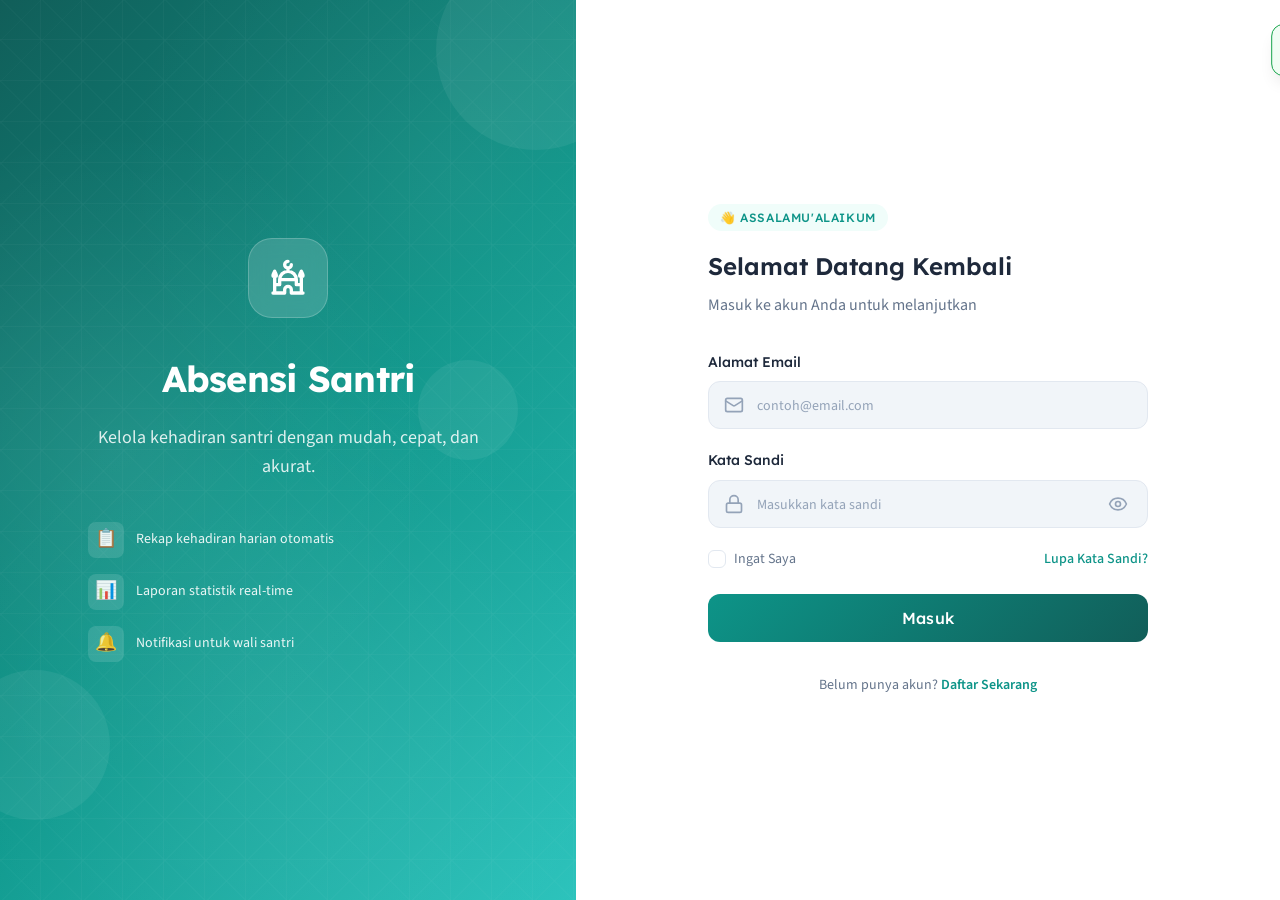
<file: index.html>
<!DOCTYPE html>
<html lang="id">
<head>
  <meta charset="UTF-8" />
  <meta name="viewport" content="width=device-width, initial-scale=1.0" />
  <title>Absensi Santri — Masuk</title>
  <link rel="stylesheet" href="css/style.css" />
</head>
<body>

  <!-- Toast Notification -->
  <div class="toast" id="toast">
    <svg width="18" height="18" viewBox="0 0 24 24" fill="none" stroke="currentColor" stroke-width="2" stroke-linecap="round" stroke-linejoin="round"><path d="M20 6 9 17l-5-5"/></svg>
    <span></span>
  </div>

  <div class="auth-container">

    <!-- ===== LEFT BRANDING PANEL ===== -->
    <div class="brand-panel">
      <!-- Floating decorative shapes -->
      <div class="floating-shape floating-shape-1"></div>
      <div class="floating-shape floating-shape-2"></div>
      <div class="floating-shape floating-shape-3"></div>

      <div class="brand-content">
        <!-- Logo -->
        <div class="brand-logo">
          <svg xmlns="http://www.w3.org/2000/svg" width="24" height="24" viewBox="0 0 24 24" fill="none" stroke="currentColor" stroke-linecap="round" stroke-linejoin="round" stroke-width="2">
            <path d="M3 21h7v-2a2 2 0 1 1 4 0v2h7M4 21V11m16 10V11M4 16h3v-3h10v3h3m-3-3a5 5 0 0 0-10 0m14-2.5c0-.329-.077-.653-.224-.947L20 8l-.776 1.553A2.1 2.1 0 0 0 19 10.5a.5.5 0 0 0 .5.5h1a.5.5 0 0 0 .5-.5m-16 0c0-.329-.077-.653-.224-.947L4 8l-.776 1.553A2.1 2.1 0 0 0 3 10.5a.5.5 0 0 0 .5.5h1a.5.5 0 0 0 .5-.5M12 2a2 2 0 1 0 2 2m-2 2v2" />
          </svg>
        </div>

        <h1 class="brand-title">Absensi Santri</h1>
        <p class="brand-subtitle">Kelola kehadiran santri dengan mudah, cepat, dan akurat.</p>

        <!-- Feature highlights -->
        <div class="brand-features">
          <div class="brand-feature">
            <div class="brand-feature-icon">📋</div>
            <span>Rekap kehadiran harian otomatis</span>
          </div>
          <div class="brand-feature">
            <div class="brand-feature-icon">📊</div>
            <span>Laporan statistik real-time</span>
          </div>
          <div class="brand-feature">
            <div class="brand-feature-icon">🔔</div>
            <span>Notifikasi untuk wali santri</span>
          </div>
        </div>
      </div>
    </div>

    <!-- ===== RIGHT FORM PANEL ===== -->
    <div class="form-panel">
      <div class="form-wrapper">

        <!-- ===== LOGIN FORM ===== -->
        <div class="form-section" id="loginSection">
          <div class="form-header">
            <div class="greeting">👋 Assalamu'alaikum</div>
            <h1>Selamat Datang Kembali</h1>
            <p>Masuk ke akun Anda untuk melanjutkan</p>
          </div>

          <form id="loginForm" novalidate>
            <!-- Email -->
            <div class="form-group">
              <label class="form-label" for="loginEmail">Alamat Email</label>
              <div class="input-wrapper">
                <span class="input-icon">
                  <svg xmlns="http://www.w3.org/2000/svg" width="24" height="24" viewBox="0 0 24 24" fill="none" stroke="currentColor" stroke-linecap="round" stroke-linejoin="round" stroke-width="2"><path d="m22 7l-8.991 5.727a2 2 0 0 1-2.009 0L2 7"/><rect width="20" height="16" x="2" y="4" rx="2"/></svg>
                </span>
                <input type="email" id="loginEmail" class="form-input" placeholder="contoh@email.com" autocomplete="email" />
              </div>
              <div class="error-message">
                <svg viewBox="0 0 24 24" fill="none" stroke="currentColor" stroke-width="2" stroke-linecap="round" stroke-linejoin="round"><circle cx="12" cy="12" r="10"/><line x1="12" y1="8" x2="12" y2="12"/><line x1="12" y1="16" x2="12.01" y2="16"/></svg>
                <span></span>
              </div>
            </div>

            <!-- Password -->
            <div class="form-group">
              <label class="form-label" for="loginPassword">Kata Sandi</label>
              <div class="input-wrapper">
                <span class="input-icon">
                  <svg xmlns="http://www.w3.org/2000/svg" width="24" height="24" viewBox="0 0 24 24" fill="none" stroke="currentColor" stroke-linecap="round" stroke-linejoin="round" stroke-width="2"><rect width="18" height="11" x="3" y="11" rx="2" ry="2"/><path d="M7 11V7a5 5 0 0 1 10 0v4"/></svg>
                </span>
                <input type="password" id="loginPassword" class="form-input" placeholder="Masukkan kata sandi" autocomplete="current-password" />
                <button type="button" class="password-toggle" aria-label="Tampilkan kata sandi">
                  <svg class="icon-eye" xmlns="http://www.w3.org/2000/svg" width="24" height="24" viewBox="0 0 24 24" fill="none" stroke="currentColor" stroke-linecap="round" stroke-linejoin="round" stroke-width="2"><path d="M2.062 12.348a1 1 0 0 1 0-.696a10.75 10.75 0 0 1 19.876 0a1 1 0 0 1 0 .696a10.75 10.75 0 0 1-19.876 0"/><circle cx="12" cy="12" r="3"/></svg>
                  <svg class="icon-eye-off" xmlns="http://www.w3.org/2000/svg" width="24" height="24" viewBox="0 0 24 24" fill="none" stroke="currentColor" stroke-linecap="round" stroke-linejoin="round" stroke-width="2"><path d="M10.733 5.076a10.744 10.744 0 0 1 11.205 6.575a1 1 0 0 1 0 .696a10.8 10.8 0 0 1-1.444 2.49m-6.41-.679a3 3 0 0 1-4.242-4.242"/><path d="M17.479 17.499a10.75 10.75 0 0 1-15.417-5.151a1 1 0 0 1 0-.696a10.75 10.75 0 0 1 4.446-5.143M2 2l20 20"/></svg>
                </button>
              </div>
              <div class="error-message">
                <svg viewBox="0 0 24 24" fill="none" stroke="currentColor" stroke-width="2" stroke-linecap="round" stroke-linejoin="round"><circle cx="12" cy="12" r="10"/><line x1="12" y1="8" x2="12" y2="12"/><line x1="12" y1="16" x2="12.01" y2="16"/></svg>
                <span></span>
              </div>
            </div>

            <!-- Options Row -->
            <div class="form-options">
              <label class="checkbox-wrapper">
                <input type="checkbox" id="rememberMe" />
                <span class="checkbox-custom">
                  <svg viewBox="0 0 24 24" fill="none" stroke="currentColor" stroke-width="3" stroke-linecap="round" stroke-linejoin="round"><path d="M20 6 9 17l-5-5"/></svg>
                </span>
                <span class="checkbox-label">Ingat Saya</span>
              </label>
              <a href="#" class="forgot-link">Lupa Kata Sandi?</a>
            </div>

            <!-- Submit -->
            <button type="submit" class="btn-submit">Masuk</button>
          </form>

          <!-- Switch to Register -->
          <div class="form-switch">
            Belum punya akun? <a href="#" id="showRegister">Daftar Sekarang</a>
          </div>
        </div>

        <!-- ===== REGISTER FORM ===== -->
        <div class="form-section hidden" id="registerSection">
          <div class="form-header">
            <div class="greeting">✨ Selamat Datang</div>
            <h1>Buat Akun Baru</h1>
            <p>Daftarkan diri Anda untuk memulai</p>
          </div>

          <form id="registerForm" novalidate>
            <!-- Full Name -->
            <div class="form-group">
              <label class="form-label" for="registerName">Nama Lengkap</label>
              <div class="input-wrapper">
                <span class="input-icon">
                  <svg xmlns="http://www.w3.org/2000/svg" width="24" height="24" viewBox="0 0 24 24" fill="none" stroke="currentColor" stroke-linecap="round" stroke-linejoin="round" stroke-width="2"><path d="M19 21v-2a4 4 0 0 0-4-4H9a4 4 0 0 0-4 4v2"/><circle cx="12" cy="7" r="4"/></svg>
                </span>
                <input type="text" id="registerName" class="form-input" placeholder="Masukkan nama lengkap" autocomplete="name" />
              </div>
              <div class="error-message">
                <svg viewBox="0 0 24 24" fill="none" stroke="currentColor" stroke-width="2" stroke-linecap="round" stroke-linejoin="round"><circle cx="12" cy="12" r="10"/><line x1="12" y1="8" x2="12" y2="12"/><line x1="12" y1="16" x2="12.01" y2="16"/></svg>
                <span></span>
              </div>
            </div>

            <!-- Email -->
            <div class="form-group">
              <label class="form-label" for="registerEmail">Alamat Email</label>
              <div class="input-wrapper">
                <span class="input-icon">
                  <svg xmlns="http://www.w3.org/2000/svg" width="24" height="24" viewBox="0 0 24 24" fill="none" stroke="currentColor" stroke-linecap="round" stroke-linejoin="round" stroke-width="2"><path d="m22 7l-8.991 5.727a2 2 0 0 1-2.009 0L2 7"/><rect width="20" height="16" x="2" y="4" rx="2"/></svg>
                </span>
                <input type="email" id="registerEmail" class="form-input" placeholder="contoh@email.com" autocomplete="email" />
              </div>
              <div class="error-message">
                <svg viewBox="0 0 24 24" fill="none" stroke="currentColor" stroke-width="2" stroke-linecap="round" stroke-linejoin="round"><circle cx="12" cy="12" r="10"/><line x1="12" y1="8" x2="12" y2="12"/><line x1="12" y1="16" x2="12.01" y2="16"/></svg>
                <span></span>
              </div>
            </div>

            <!-- Password -->
            <div class="form-group">
              <label class="form-label" for="registerPassword">Kata Sandi</label>
              <div class="input-wrapper">
                <span class="input-icon">
                  <svg xmlns="http://www.w3.org/2000/svg" width="24" height="24" viewBox="0 0 24 24" fill="none" stroke="currentColor" stroke-linecap="round" stroke-linejoin="round" stroke-width="2"><rect width="18" height="11" x="3" y="11" rx="2" ry="2"/><path d="M7 11V7a5 5 0 0 1 10 0v4"/></svg>
                </span>
                <input type="password" id="registerPassword" class="form-input" placeholder="Minimal 6 karakter" autocomplete="new-password" />
                <button type="button" class="password-toggle" aria-label="Tampilkan kata sandi">
                  <svg class="icon-eye" xmlns="http://www.w3.org/2000/svg" width="24" height="24" viewBox="0 0 24 24" fill="none" stroke="currentColor" stroke-linecap="round" stroke-linejoin="round" stroke-width="2"><path d="M2.062 12.348a1 1 0 0 1 0-.696a10.75 10.75 0 0 1 19.876 0a1 1 0 0 1 0 .696a10.75 10.75 0 0 1-19.876 0"/><circle cx="12" cy="12" r="3"/></svg>
                  <svg class="icon-eye-off" xmlns="http://www.w3.org/2000/svg" width="24" height="24" viewBox="0 0 24 24" fill="none" stroke="currentColor" stroke-linecap="round" stroke-linejoin="round" stroke-width="2"><path d="M10.733 5.076a10.744 10.744 0 0 1 11.205 6.575a1 1 0 0 1 0 .696a10.8 10.8 0 0 1-1.444 2.49m-6.41-.679a3 3 0 0 1-4.242-4.242"/><path d="M17.479 17.499a10.75 10.75 0 0 1-15.417-5.151a1 1 0 0 1 0-.696a10.75 10.75 0 0 1 4.446-5.143M2 2l20 20"/></svg>
                </button>
              </div>
              <div class="error-message">
                <svg viewBox="0 0 24 24" fill="none" stroke="currentColor" stroke-width="2" stroke-linecap="round" stroke-linejoin="round"><circle cx="12" cy="12" r="10"/><line x1="12" y1="8" x2="12" y2="12"/><line x1="12" y1="16" x2="12.01" y2="16"/></svg>
                <span></span>
              </div>
            </div>

            <!-- Confirm Password -->
            <div class="form-group">
              <label class="form-label" for="registerConfirmPassword">Konfirmasi Kata Sandi</label>
              <div class="input-wrapper">
                <span class="input-icon">
                  <svg xmlns="http://www.w3.org/2000/svg" width="24" height="24" viewBox="0 0 24 24" fill="none" stroke="currentColor" stroke-linecap="round" stroke-linejoin="round" stroke-width="2"><rect width="18" height="11" x="3" y="11" rx="2" ry="2"/><path d="M7 11V7a5 5 0 0 1 10 0v4"/></svg>
                </span>
                <input type="password" id="registerConfirmPassword" class="form-input" placeholder="Ulangi kata sandi" autocomplete="new-password" />
                <button type="button" class="password-toggle" aria-label="Tampilkan kata sandi">
                  <svg class="icon-eye" xmlns="http://www.w3.org/2000/svg" width="24" height="24" viewBox="0 0 24 24" fill="none" stroke="currentColor" stroke-linecap="round" stroke-linejoin="round" stroke-width="2"><path d="M2.062 12.348a1 1 0 0 1 0-.696a10.75 10.75 0 0 1 19.876 0a1 1 0 0 1 0 .696a10.75 10.75 0 0 1-19.876 0"/><circle cx="12" cy="12" r="3"/></svg>
                  <svg class="icon-eye-off" xmlns="http://www.w3.org/2000/svg" width="24" height="24" viewBox="0 0 24 24" fill="none" stroke="currentColor" stroke-linecap="round" stroke-linejoin="round" stroke-width="2"><path d="M10.733 5.076a10.744 10.744 0 0 1 11.205 6.575a1 1 0 0 1 0 .696a10.8 10.8 0 0 1-1.444 2.49m-6.41-.679a3 3 0 0 1-4.242-4.242"/><path d="M17.479 17.499a10.75 10.75 0 0 1-15.417-5.151a1 1 0 0 1 0-.696a10.75 10.75 0 0 1 4.446-5.143M2 2l20 20"/></svg>
                </button>
              </div>
              <div class="error-message">
                <svg viewBox="0 0 24 24" fill="none" stroke="currentColor" stroke-width="2" stroke-linecap="round" stroke-linejoin="round"><circle cx="12" cy="12" r="10"/><line x1="12" y1="8" x2="12" y2="12"/><line x1="12" y1="16" x2="12.01" y2="16"/></svg>
                <span></span>
              </div>
            </div>

            <!-- Submit -->
            <button type="submit" class="btn-submit">Daftar</button>
          </form>

          <!-- Switch to Login -->
          <div class="form-switch">
            Sudah punya akun? <a href="#" id="showLogin">Masuk</a>
          </div>
        </div>

      </div>
    </div>

  </div>

  <script src="js/script.js"></script>
</body>
</html>
</file>
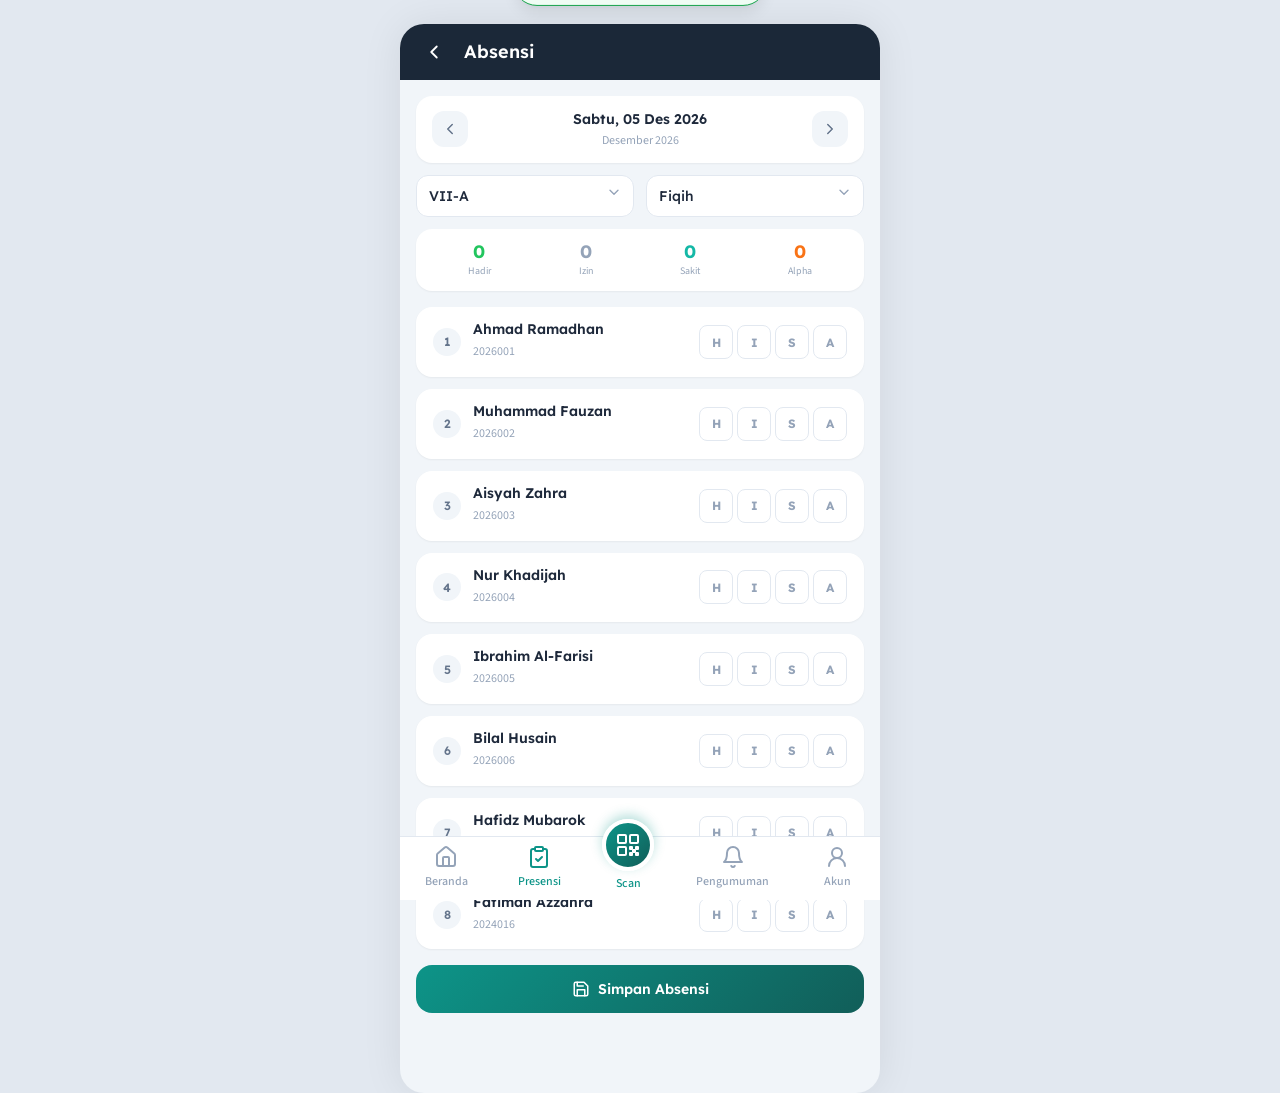
<file: absensi.html>
<!DOCTYPE html>
<html lang="id">
<head>
  <meta charset="UTF-8" />
  <meta name="viewport" content="width=device-width, initial-scale=1.0" />
  <title>Absensi — Absensi Santri</title>
  <link rel="stylesheet" href="css/style.css" />
  <link rel="stylesheet" href="css/dashboard.css" />
  <link rel="stylesheet" href="css/absensi.css" />
  <link rel="stylesheet" href="css/scan.css" />
</head>
<body>

  <div class="app-container">

    <!-- ===== HEADER ===== -->
    <header class="ab-header">
      <button class="ab-header-back" onclick="history.back()" aria-label="Kembali">
        <svg xmlns="http://www.w3.org/2000/svg" width="22" height="22" viewBox="0 0 24 24" fill="none" stroke="currentColor" stroke-linecap="round" stroke-linejoin="round" stroke-width="2"><path d="m15 18-6-6 6-6"/></svg>
      </button>
      <h1 class="ab-header-title">Absensi</h1>
    </header>

    <!-- ===== DATE NAVIGATOR ===== -->
    <div class="ab-date-nav">
      <button class="ab-date-btn" id="prevDate" aria-label="Hari sebelumnya">
        <svg xmlns="http://www.w3.org/2000/svg" width="18" height="18" viewBox="0 0 24 24" fill="none" stroke="currentColor" stroke-linecap="round" stroke-linejoin="round" stroke-width="2"><path d="m15 18-6-6 6-6"/></svg>
      </button>
      <div class="ab-date-display">
        <span class="ab-date-main" id="abDateMain"></span>
        <span class="ab-date-sub" id="abDateSub"></span>
      </div>
      <button class="ab-date-btn" id="nextDate" aria-label="Hari berikutnya">
        <svg xmlns="http://www.w3.org/2000/svg" width="18" height="18" viewBox="0 0 24 24" fill="none" stroke="currentColor" stroke-linecap="round" stroke-linejoin="round" stroke-width="2"><path d="m9 18 6-6-6-6"/></svg>
      </button>
    </div>

    <!-- ===== FILTER SELECTORS ===== -->
    <div class="ab-selectors">
      <div class="ab-select-wrap">
        <select class="ab-select" id="selectKelas">
          <option value="7a">VII-A</option>
          <option value="7b">VII-B</option>
          <option value="8a">VIII-A</option>
          <option value="9a">IX-A</option>
        </select>
        <span class="ab-select-arrow">
          <svg xmlns="http://www.w3.org/2000/svg" width="16" height="16" viewBox="0 0 24 24" fill="none" stroke="currentColor" stroke-linecap="round" stroke-linejoin="round" stroke-width="2"><path d="m6 9 6 6 6-6"/></svg>
        </span>
      </div>
      <div class="ab-select-wrap">
        <select class="ab-select" id="selectMapel">
          <option value="fiqih">Fiqih</option>
          <option value="nahwu">Nahwu Shorof</option>
          <option value="hadits">Hadits</option>
          <option value="tahfidz">Tahfidz</option>
          <option value="aqidah">Aqidah Akhlak</option>
        </select>
        <span class="ab-select-arrow">
          <svg xmlns="http://www.w3.org/2000/svg" width="16" height="16" viewBox="0 0 24 24" fill="none" stroke="currentColor" stroke-linecap="round" stroke-linejoin="round" stroke-width="2"><path d="m6 9 6 6 6-6"/></svg>
        </span>
      </div>
    </div>

    <!-- ===== STATS SUMMARY ===== -->
    <div class="ab-stats">
      <div class="ab-stat">
        <span class="ab-stat-count hadir" id="countHadir">0</span>
        <span class="ab-stat-label">Hadir</span>
      </div>
      <div class="ab-stat">
        <span class="ab-stat-count izin" id="countIzin">0</span>
        <span class="ab-stat-label">Izin</span>
      </div>
      <div class="ab-stat">
        <span class="ab-stat-count sakit" id="countSakit">0</span>
        <span class="ab-stat-label">Sakit</span>
      </div>
      <div class="ab-stat">
        <span class="ab-stat-count alpha" id="countAlpha">0</span>
        <span class="ab-stat-label">Alpha</span>
      </div>
    </div>

    <!-- ===== STUDENT ATTENDANCE LIST ===== -->
    <div class="ab-list" id="absensiList">

      <!-- Student 1 -->
      <div class="ab-card">
        <div class="ab-num">1</div>
        <div class="ab-student">
          <span class="ab-student-name">Ahmad Ramadhan</span>
          <span class="ab-student-nis">2026001</span>
        </div>
        <div class="ab-status-group">
          <button class="ab-status-btn" data-status="h" title="Hadir">H</button>
          <button class="ab-status-btn" data-status="i" title="Izin">I</button>
          <button class="ab-status-btn" data-status="s" title="Sakit">S</button>
          <button class="ab-status-btn" data-status="a" title="Alpha">A</button>
        </div>
      </div>

      <!-- Student 2 -->
      <div class="ab-card">
        <div class="ab-num">2</div>
        <div class="ab-student">
          <span class="ab-student-name">Muhammad Fauzan</span>
          <span class="ab-student-nis">2026002</span>
        </div>
        <div class="ab-status-group">
          <button class="ab-status-btn" data-status="h" title="Hadir">H</button>
          <button class="ab-status-btn" data-status="i" title="Izin">I</button>
          <button class="ab-status-btn" data-status="s" title="Sakit">S</button>
          <button class="ab-status-btn" data-status="a" title="Alpha">A</button>
        </div>
      </div>

      <!-- Student 3 -->
      <div class="ab-card">
        <div class="ab-num">3</div>
        <div class="ab-student">
          <span class="ab-student-name">Aisyah Zahra</span>
          <span class="ab-student-nis">2026003</span>
        </div>
        <div class="ab-status-group">
          <button class="ab-status-btn" data-status="h" title="Hadir">H</button>
          <button class="ab-status-btn" data-status="i" title="Izin">I</button>
          <button class="ab-status-btn" data-status="s" title="Sakit">S</button>
          <button class="ab-status-btn" data-status="a" title="Alpha">A</button>
        </div>
      </div>

      <!-- Student 4 -->
      <div class="ab-card">
        <div class="ab-num">4</div>
        <div class="ab-student">
          <span class="ab-student-name">Nur Khadijah</span>
          <span class="ab-student-nis">2026004</span>
        </div>
        <div class="ab-status-group">
          <button class="ab-status-btn" data-status="h" title="Hadir">H</button>
          <button class="ab-status-btn" data-status="i" title="Izin">I</button>
          <button class="ab-status-btn" data-status="s" title="Sakit">S</button>
          <button class="ab-status-btn" data-status="a" title="Alpha">A</button>
        </div>
      </div>

      <!-- Student 5 -->
      <div class="ab-card">
        <div class="ab-num">5</div>
        <div class="ab-student">
          <span class="ab-student-name">Ibrahim Al-Farisi</span>
          <span class="ab-student-nis">2026005</span>
        </div>
        <div class="ab-status-group">
          <button class="ab-status-btn" data-status="h" title="Hadir">H</button>
          <button class="ab-status-btn" data-status="i" title="Izin">I</button>
          <button class="ab-status-btn" data-status="s" title="Sakit">S</button>
          <button class="ab-status-btn" data-status="a" title="Alpha">A</button>
        </div>
      </div>

      <!-- Student 6 -->
      <div class="ab-card">
        <div class="ab-num">6</div>
        <div class="ab-student">
          <span class="ab-student-name">Bilal Husain</span>
          <span class="ab-student-nis">2026006</span>
        </div>
        <div class="ab-status-group">
          <button class="ab-status-btn" data-status="h" title="Hadir">H</button>
          <button class="ab-status-btn" data-status="i" title="Izin">I</button>
          <button class="ab-status-btn" data-status="s" title="Sakit">S</button>
          <button class="ab-status-btn" data-status="a" title="Alpha">A</button>
        </div>
      </div>

      <!-- Student 7 -->
      <div class="ab-card">
        <div class="ab-num">7</div>
        <div class="ab-student">
          <span class="ab-student-name">Hafidz Mubarok</span>
          <span class="ab-student-nis">2025010</span>
        </div>
        <div class="ab-status-group">
          <button class="ab-status-btn" data-status="h" title="Hadir">H</button>
          <button class="ab-status-btn" data-status="i" title="Izin">I</button>
          <button class="ab-status-btn" data-status="s" title="Sakit">S</button>
          <button class="ab-status-btn" data-status="a" title="Alpha">A</button>
        </div>
      </div>

      <!-- Student 8 -->
      <div class="ab-card">
        <div class="ab-num">8</div>
        <div class="ab-student">
          <span class="ab-student-name">Fatimah Azzahra</span>
          <span class="ab-student-nis">2024016</span>
        </div>
        <div class="ab-status-group">
          <button class="ab-status-btn" data-status="h" title="Hadir">H</button>
          <button class="ab-status-btn" data-status="i" title="Izin">I</button>
          <button class="ab-status-btn" data-status="s" title="Sakit">S</button>
          <button class="ab-status-btn" data-status="a" title="Alpha">A</button>
        </div>
      </div>

    </div>

    <!-- ===== SUBMIT BUTTON ===== -->
    <div class="ab-submit-wrap">
      <button class="ab-submit" id="btnSimpan">
        <svg xmlns="http://www.w3.org/2000/svg" width="18" height="18" viewBox="0 0 24 24" fill="none" stroke="currentColor" stroke-linecap="round" stroke-linejoin="round" stroke-width="2"><path d="M19 21H5a2 2 0 0 1-2-2V5a2 2 0 0 1 2-2h11l5 5v11a2 2 0 0 1-2 2z"/><polyline points="17 21 17 13 7 13 7 21"/><polyline points="7 3 7 8 15 8"/></svg>
        Simpan Absensi
      </button>
    </div>

    <!-- ===== TOAST ===== -->
    <div class="ab-toast" id="abToast">
      <svg xmlns="http://www.w3.org/2000/svg" width="18" height="18" viewBox="0 0 24 24" fill="none" stroke="currentColor" stroke-linecap="round" stroke-linejoin="round" stroke-width="2"><path d="M22 11.08V12a10 10 0 1 1-5.93-9.14"/><polyline points="22 4 12 14.01 9 11.01"/></svg>
      Absensi berhasil disimpan!
    </div>

    <!-- ===== BOTTOM NAVIGATION ===== -->
    <nav class="bottom-nav">
      <a href="dashboard.html" class="nav-tab">
        <svg xmlns="http://www.w3.org/2000/svg" width="24" height="24" viewBox="0 0 24 24" fill="none" stroke="currentColor" stroke-linecap="round" stroke-linejoin="round" stroke-width="2"><path d="M15 21v-8a1 1 0 0 0-1-1h-4a1 1 0 0 0-1 1v8"/><path d="M3 10a2 2 0 0 1 .709-1.528l7-5.999a2 2 0 0 1 2.582 0l7 5.999A2 2 0 0 1 21 10v9a2 2 0 0 1-2 2H5a2 2 0 0 1-2-2z"/></svg>
        <span class="nav-tab-label">Beranda</span>
      </a>
      <a href="presensi.html" class="nav-tab active">
        <svg xmlns="http://www.w3.org/2000/svg" width="24" height="24" viewBox="0 0 24 24" fill="none" stroke="currentColor" stroke-linecap="round" stroke-linejoin="round" stroke-width="2"><rect width="8" height="4" x="8" y="2" rx="1" ry="1"/><path d="M16 4h2a2 2 0 0 1 2 2v14a2 2 0 0 1-2 2H6a2 2 0 0 1-2-2V6a2 2 0 0 1 2-2h2"/><path d="m9 14l2 2l4-4"/></svg>
        <span class="nav-tab-label">Presensi</span>
      </a>
      <!-- Scan QR -->
      <div class="nav-qr-wrap">
        <a href="#" class="nav-qr-btn" aria-label="Scan QR Code">
          <svg xmlns="http://www.w3.org/2000/svg" width="24" height="24" viewBox="0 0 24 24" fill="none" stroke="currentColor" stroke-linecap="round" stroke-linejoin="round" stroke-width="2"><rect x="2" y="2" width="8" height="8" rx="1"/><rect x="14" y="2" width="8" height="8" rx="1"/><rect x="2" y="14" width="8" height="8" rx="1"/><path d="M14 14h2v2h-2z"/><path d="M20 14h2v2h-2z"/><path d="M14 20h2v2h-2z"/><path d="M20 20h2v2h-2z"/><path d="M17 17h2v2h-2z"/></svg>
        </a>
        <span class="nav-qr-label">Scan</span>
      </div>
      <a href="pengumuman.html" class="nav-tab">
        <svg xmlns="http://www.w3.org/2000/svg" width="24" height="24" viewBox="0 0 24 24" fill="none" stroke="currentColor" stroke-linecap="round" stroke-linejoin="round" stroke-width="2"><path d="M6 8a6 6 0 0 1 12 0c0 7 3 9 3 9H3s3-2 3-9"/><path d="M10.3 21a1.94 1.94 0 0 0 3.4 0"/></svg>
        <span class="nav-tab-label">Pengumuman</span>
      </a>
      <a href="akun.html" class="nav-tab">
        <svg xmlns="http://www.w3.org/2000/svg" width="24" height="24" viewBox="0 0 24 24" fill="none" stroke="currentColor" stroke-linecap="round" stroke-linejoin="round" stroke-width="2"><circle cx="12" cy="8" r="5"/><path d="M20 21a8 8 0 1 0-16 0"/></svg>
        <span class="nav-tab-label">Akun</span>
      </a>
    </nav>

  </div>

  <script src="js/attendance-store.js"></script>
  <script src="js/absensi.js"></script>
  <script src="js/scan.js"></script>
</body>
</html>
</file>
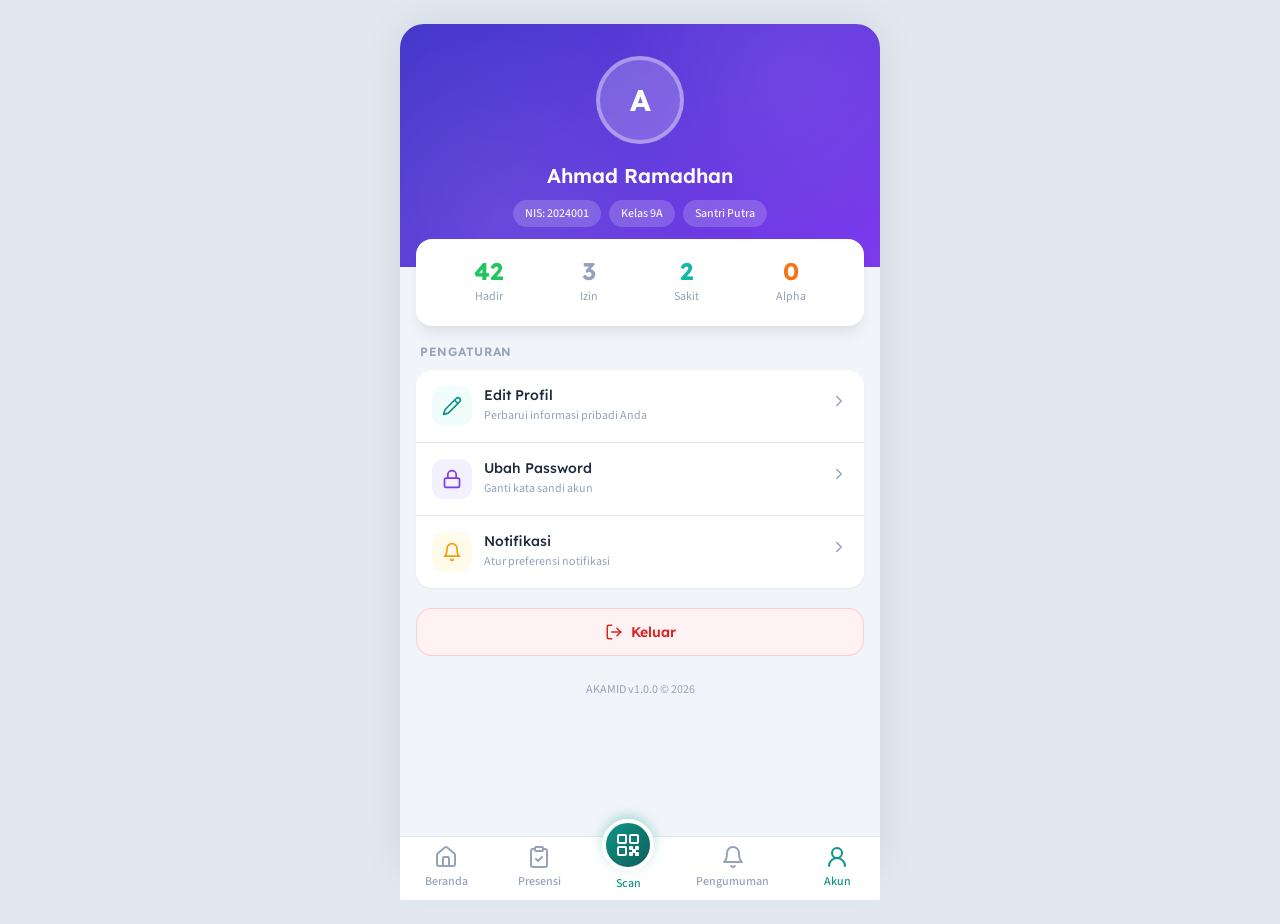
<file: akun.html>
<!DOCTYPE html>
<html lang="id">
<head>
  <meta charset="UTF-8" />
  <meta name="viewport" content="width=device-width, initial-scale=1.0" />
  <title>Akun — Absensi Santri</title>
  <link rel="stylesheet" href="css/style.css" />
  <link rel="stylesheet" href="css/dashboard.css" />
  <link rel="stylesheet" href="css/akun.css" />
  <link rel="stylesheet" href="css/scan.css" />
</head>
<body>

  <div class="app-container">

    <!-- ===== PROFILE HEADER ===== -->
    <div class="profile-header">
      <div class="profile-avatar">A</div>
      <h1 class="profile-name">Ahmad Ramadhan</h1>
      <div class="profile-tags">
        <span class="profile-tag">NIS: 2024001</span>
        <span class="profile-tag">Kelas 9A</span>
        <span class="profile-tag">Santri Putra</span>
      </div>
    </div>

    <!-- ===== STATS CARD ===== -->
    <div class="stats-card">
      <div class="stats-row">
        <div class="stat-item hadir">
          <span class="stat-value">42</span>
          <span class="stat-label">Hadir</span>
        </div>
        <div class="stat-item izin">
          <span class="stat-value">3</span>
          <span class="stat-label">Izin</span>
        </div>
        <div class="stat-item sakit">
          <span class="stat-value">2</span>
          <span class="stat-label">Sakit</span>
        </div>
        <div class="stat-item alpha">
          <span class="stat-value">0</span>
          <span class="stat-label">Alpha</span>
        </div>
      </div>
    </div>

    <!-- ===== MENU: Pengaturan ===== -->
    <div class="menu-section">
      <h2 class="menu-section-title">Pengaturan</h2>
      <div class="menu-card">

        <!-- Edit Profil -->
        <a href="edit-profil.html" class="menu-item">
          <div class="menu-item-icon primary">
            <svg xmlns="http://www.w3.org/2000/svg" width="20" height="20" viewBox="0 0 24 24" fill="none" stroke="currentColor" stroke-linecap="round" stroke-linejoin="round" stroke-width="2"><path d="M17 3a2.85 2.83 0 1 1 4 4L7.5 20.5 2 22l1.5-5.5Z"/><path d="m15 5 4 4"/></svg>
          </div>
          <div class="menu-item-text">
            <span class="menu-item-label">Edit Profil</span>
            <span class="menu-item-sub">Perbarui informasi pribadi Anda</span>
          </div>
          <span class="menu-item-arrow">
            <svg xmlns="http://www.w3.org/2000/svg" width="18" height="18" viewBox="0 0 24 24" fill="none" stroke="currentColor" stroke-linecap="round" stroke-linejoin="round" stroke-width="2"><polyline points="9 18 15 12 9 6"/></svg>
          </span>
        </a>

        <!-- Ubah Password -->
        <a href="ubah-password.html" class="menu-item">
          <div class="menu-item-icon purple">
            <svg xmlns="http://www.w3.org/2000/svg" width="20" height="20" viewBox="0 0 24 24" fill="none" stroke="currentColor" stroke-linecap="round" stroke-linejoin="round" stroke-width="2"><rect width="18" height="11" x="3" y="11" rx="2" ry="2"/><path d="M7 11V7a5 5 0 0 1 10 0v4"/></svg>
          </div>
          <div class="menu-item-text">
            <span class="menu-item-label">Ubah Password</span>
            <span class="menu-item-sub">Ganti kata sandi akun</span>
          </div>
          <span class="menu-item-arrow">
            <svg xmlns="http://www.w3.org/2000/svg" width="18" height="18" viewBox="0 0 24 24" fill="none" stroke="currentColor" stroke-linecap="round" stroke-linejoin="round" stroke-width="2"><polyline points="9 18 15 12 9 6"/></svg>
          </span>
        </a>

        <!-- Notifikasi -->
        <a href="notifikasi.html" class="menu-item">
          <div class="menu-item-icon amber">
            <svg xmlns="http://www.w3.org/2000/svg" width="20" height="20" viewBox="0 0 24 24" fill="none" stroke="currentColor" stroke-linecap="round" stroke-linejoin="round" stroke-width="2"><path d="M6 8a6 6 0 0 1 12 0c0 7 3 9 3 9H3s3-2 3-9"/><path d="M10.3 21a1.94 1.94 0 0 0 3.4 0"/></svg>
          </div>
          <div class="menu-item-text">
            <span class="menu-item-label">Notifikasi</span>
            <span class="menu-item-sub">Atur preferensi notifikasi</span>
          </div>
          <span class="menu-item-arrow">
            <svg xmlns="http://www.w3.org/2000/svg" width="18" height="18" viewBox="0 0 24 24" fill="none" stroke="currentColor" stroke-linecap="round" stroke-linejoin="round" stroke-width="2"><polyline points="9 18 15 12 9 6"/></svg>
          </span>
        </a>

      </div>
    </div>



    <!-- ===== LOGOUT ===== -->
    <div class="logout-section">
      <button class="btn-logout" id="btnLogout">
        <svg xmlns="http://www.w3.org/2000/svg" width="18" height="18" viewBox="0 0 24 24" fill="none" stroke="currentColor" stroke-linecap="round" stroke-linejoin="round" stroke-width="2"><path d="M9 21H5a2 2 0 0 1-2-2V5a2 2 0 0 1 2-2h4"/><polyline points="16 17 21 12 16 7"/><line x1="21" y1="12" x2="9" y2="12"/></svg>
        Keluar
      </button>
    </div>

    <!-- ===== APP VERSION ===== -->
    <p class="app-version">AKAMID v1.0.0 &copy; 2026</p>

    <!-- ===== BOTTOM NAVIGATION ===== -->
    <nav class="bottom-nav">
      <!-- Beranda -->
      <a href="dashboard.html" class="nav-tab">
        <svg xmlns="http://www.w3.org/2000/svg" width="24" height="24" viewBox="0 0 24 24" fill="none" stroke="currentColor" stroke-linecap="round" stroke-linejoin="round" stroke-width="2"><path d="M15 21v-8a1 1 0 0 0-1-1h-4a1 1 0 0 0-1 1v8"/><path d="M3 10a2 2 0 0 1 .709-1.528l7-5.999a2 2 0 0 1 2.582 0l7 5.999A2 2 0 0 1 21 10v9a2 2 0 0 1-2 2H5a2 2 0 0 1-2-2z"/></svg>
        <span class="nav-tab-label">Beranda</span>
      </a>

      <!-- Presensi -->
      <a href="presensi.html" class="nav-tab">
        <svg xmlns="http://www.w3.org/2000/svg" width="24" height="24" viewBox="0 0 24 24" fill="none" stroke="currentColor" stroke-linecap="round" stroke-linejoin="round" stroke-width="2"><rect width="8" height="4" x="8" y="2" rx="1" ry="1"/><path d="M16 4h2a2 2 0 0 1 2 2v14a2 2 0 0 1-2 2H6a2 2 0 0 1-2-2V6a2 2 0 0 1 2-2h2"/><path d="m9 14l2 2l4-4"/></svg>
        <span class="nav-tab-label">Presensi</span>
      </a>

      <!-- Scan QR -->
      <div class="nav-qr-wrap">
        <a href="#" class="nav-qr-btn" aria-label="Scan QR Code">
          <svg xmlns="http://www.w3.org/2000/svg" width="24" height="24" viewBox="0 0 24 24" fill="none" stroke="currentColor" stroke-linecap="round" stroke-linejoin="round" stroke-width="2"><rect x="2" y="2" width="8" height="8" rx="1"/><rect x="14" y="2" width="8" height="8" rx="1"/><rect x="2" y="14" width="8" height="8" rx="1"/><path d="M14 14h2v2h-2z"/><path d="M20 14h2v2h-2z"/><path d="M14 20h2v2h-2z"/><path d="M20 20h2v2h-2z"/><path d="M17 17h2v2h-2z"/></svg>
        </a>
        <span class="nav-qr-label">Scan</span>
      </div>

      <!-- Pengumuman -->
      <a href="pengumuman.html" class="nav-tab">
        <svg xmlns="http://www.w3.org/2000/svg" width="24" height="24" viewBox="0 0 24 24" fill="none" stroke="currentColor" stroke-linecap="round" stroke-linejoin="round" stroke-width="2"><path d="M6 8a6 6 0 0 1 12 0c0 7 3 9 3 9H3s3-2 3-9"/><path d="M10.3 21a1.94 1.94 0 0 0 3.4 0"/></svg>
        <span class="nav-tab-label">Pengumuman</span>
      </a>

      <!-- Akun (Active) -->
      <a href="akun.html" class="nav-tab active">
        <svg xmlns="http://www.w3.org/2000/svg" width="24" height="24" viewBox="0 0 24 24" fill="none" stroke="currentColor" stroke-linecap="round" stroke-linejoin="round" stroke-width="2"><circle cx="12" cy="8" r="5"/><path d="M20 21a8 8 0 1 0-16 0"/></svg>
        <span class="nav-tab-label">Akun</span>
      </a>
    </nav>

  </div>

  <script src="js/attendance-store.js"></script>
  <script src="js/akun.js"></script>
  <script src="js/scan.js"></script>
</body>
</html>
</file>
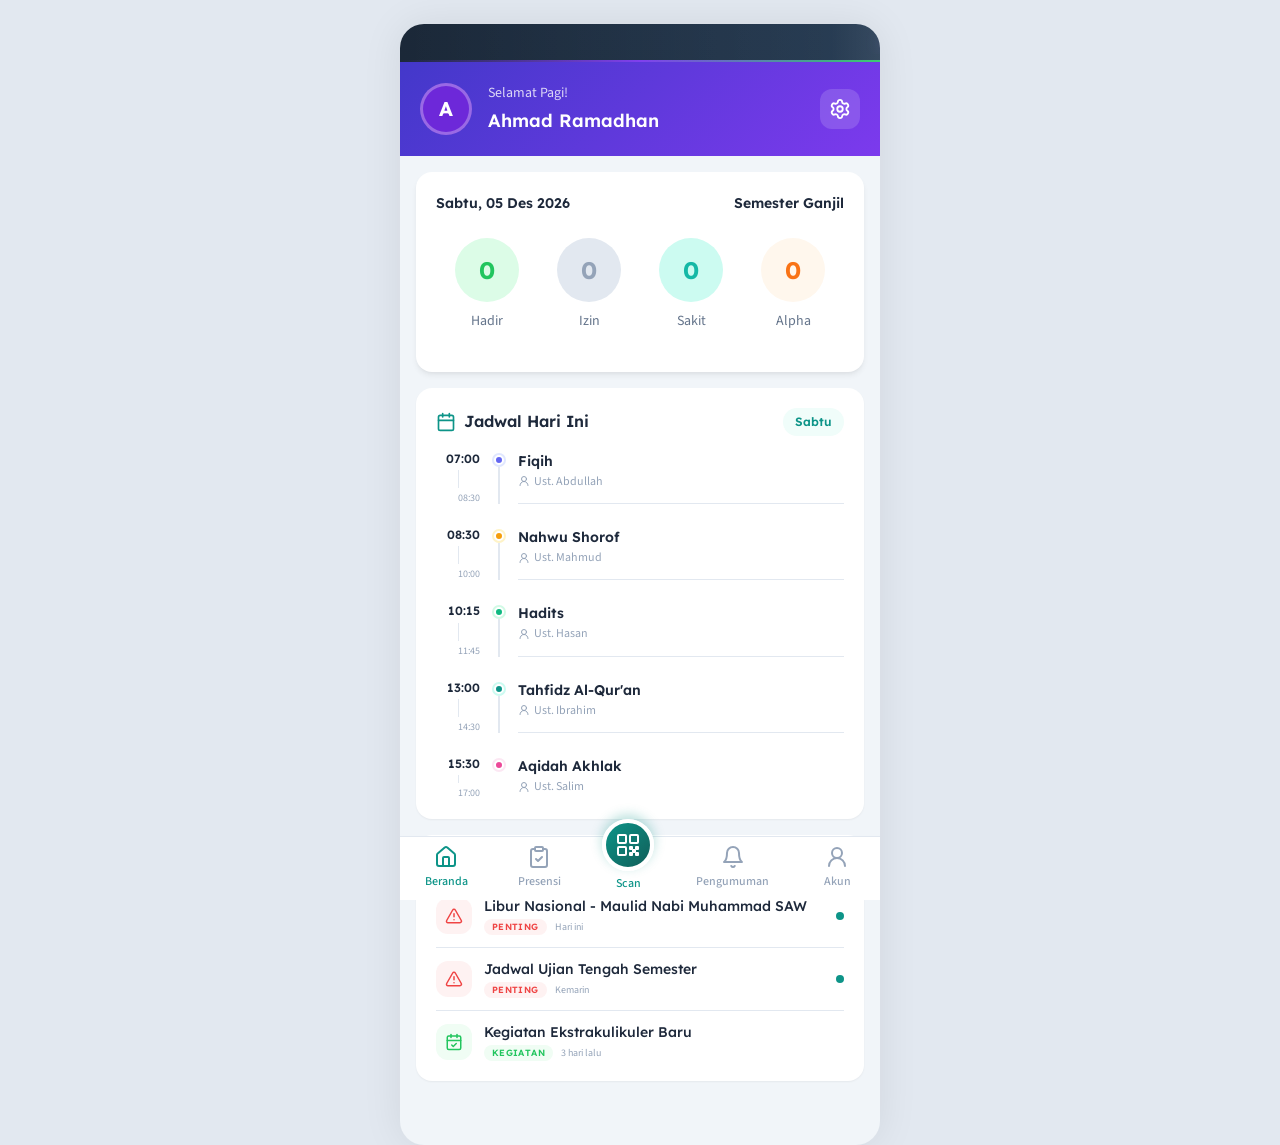
<file: dashboard.html>
<!DOCTYPE html>
<html lang="id">
<head>
  <meta charset="UTF-8" />
  <meta name="viewport" content="width=device-width, initial-scale=1.0" />
  <title>Dashboard — Absensi Santri</title>
  <link rel="stylesheet" href="css/style.css" />
  <link rel="stylesheet" href="css/dashboard.css" />
  <link rel="stylesheet" href="css/scan.css" />
</head>
<body>

  <div class="app-container">

    <!-- ===== TOP HEADER ===== -->
    <header class="app-header">
      <div class="marquee-wrapper">
        <span class="marquee-text">Selamat Datang di Aplikasi AKAMID</span>
      </div>
    </header>

    <!-- ===== GREETING CARD ===== -->
    <div class="greeting-card">
      <div class="greeting-left">
        <div class="greeting-avatar">A</div>
        <div class="greeting-text">
          <span class="greeting-label">Selamat Pagi!</span>
          <span class="greeting-name">Ahmad Ramadhan</span>
        </div>
      </div>
      <button class="greeting-settings" aria-label="Pengaturan">
        <svg xmlns="http://www.w3.org/2000/svg" width="24" height="24" viewBox="0 0 24 24" fill="none" stroke="currentColor" stroke-linecap="round" stroke-linejoin="round" stroke-width="2"><path d="M9.671 4.136a2.34 2.34 0 0 1 4.659 0a2.34 2.34 0 0 0 3.319 1.915a2.34 2.34 0 0 1 2.33 4.033a2.34 2.34 0 0 0 0 3.831a2.34 2.34 0 0 1-2.33 4.033a2.34 2.34 0 0 0-3.319 1.915a2.34 2.34 0 0 1-4.659 0a2.34 2.34 0 0 0-3.32-1.915a2.34 2.34 0 0 1-2.33-4.033a2.34 2.34 0 0 0 0-3.831A2.34 2.34 0 0 1 6.35 6.051a2.34 2.34 0 0 0 3.319-1.915"/><circle cx="12" cy="12" r="3"/></svg>
      </button>
    </div>

    <!-- ===== INFO CARD (Date + Stats) ===== -->
    <div class="info-card">
      <!-- Date Row -->
      <div class="info-date-row">
        <span class="info-date" id="currentDate"></span>
        <span class="info-semester">Semester Ganjil</span>
      </div>

      <!-- Stats Circles -->
      <div class="stats-row">
        <div class="stat-item hadir">
          <div class="stat-circle">0</div>
          <span class="stat-item-label">Hadir</span>
        </div>
        <div class="stat-item izin">
          <div class="stat-circle">0</div>
          <span class="stat-item-label">Izin</span>
        </div>
        <div class="stat-item sakit">
          <div class="stat-circle">0</div>
          <span class="stat-item-label">Sakit</span>
        </div>
        <div class="stat-item alpha">
          <div class="stat-circle">0</div>
          <span class="stat-item-label">Alpha</span>
        </div>
      </div>


    </div>



    <!-- ===== JADWAL HARI INI ===== -->
    <div class="section-card">
      <div class="section-header">
        <h2 class="section-title">
          <svg xmlns="http://www.w3.org/2000/svg" width="20" height="20" viewBox="0 0 24 24" fill="none" stroke="currentColor" stroke-linecap="round" stroke-linejoin="round" stroke-width="2"><rect x="3" y="4" width="18" height="18" rx="2" ry="2"/><line x1="16" y1="2" x2="16" y2="6"/><line x1="8" y1="2" x2="8" y2="6"/><line x1="3" y1="10" x2="21" y2="10"/></svg>
          Jadwal Hari Ini
        </h2>
        <span class="section-badge" id="scheduleDay">Kamis</span>
      </div>

      <div class="schedule-list">
        <!-- Jadwal 1 -->
        <div class="schedule-item">
          <div class="schedule-time">
            <span class="time-start">07:00</span>
            <span class="time-separator"></span>
            <span class="time-end">08:30</span>
          </div>
          <div class="schedule-line">
            <span class="schedule-dot color-fiqh"></span>
          </div>
          <div class="schedule-detail">
            <span class="schedule-subject">Fiqih</span>
            <span class="schedule-teacher">
              <svg xmlns="http://www.w3.org/2000/svg" width="12" height="12" viewBox="0 0 24 24" fill="none" stroke="currentColor" stroke-linecap="round" stroke-linejoin="round" stroke-width="2"><circle cx="12" cy="8" r="5"/><path d="M20 21a8 8 0 1 0-16 0"/></svg>
              Ust. Abdullah
            </span>
          </div>
        </div>

        <!-- Jadwal 2 -->
        <div class="schedule-item">
          <div class="schedule-time">
            <span class="time-start">08:30</span>
            <span class="time-separator"></span>
            <span class="time-end">10:00</span>
          </div>
          <div class="schedule-line">
            <span class="schedule-dot color-nahwu"></span>
          </div>
          <div class="schedule-detail">
            <span class="schedule-subject">Nahwu Shorof</span>
            <span class="schedule-teacher">
              <svg xmlns="http://www.w3.org/2000/svg" width="12" height="12" viewBox="0 0 24 24" fill="none" stroke="currentColor" stroke-linecap="round" stroke-linejoin="round" stroke-width="2"><circle cx="12" cy="8" r="5"/><path d="M20 21a8 8 0 1 0-16 0"/></svg>
              Ust. Mahmud
            </span>
          </div>
        </div>

        <!-- Jadwal 3 -->
        <div class="schedule-item">
          <div class="schedule-time">
            <span class="time-start">10:15</span>
            <span class="time-separator"></span>
            <span class="time-end">11:45</span>
          </div>
          <div class="schedule-line">
            <span class="schedule-dot color-hadits"></span>
          </div>
          <div class="schedule-detail">
            <span class="schedule-subject">Hadits</span>
            <span class="schedule-teacher">
              <svg xmlns="http://www.w3.org/2000/svg" width="12" height="12" viewBox="0 0 24 24" fill="none" stroke="currentColor" stroke-linecap="round" stroke-linejoin="round" stroke-width="2"><circle cx="12" cy="8" r="5"/><path d="M20 21a8 8 0 1 0-16 0"/></svg>
              Ust. Hasan
            </span>
          </div>
        </div>

        <!-- Jadwal 4 -->
        <div class="schedule-item">
          <div class="schedule-time">
            <span class="time-start">13:00</span>
            <span class="time-separator"></span>
            <span class="time-end">14:30</span>
          </div>
          <div class="schedule-line">
            <span class="schedule-dot color-tahfidz"></span>
          </div>
          <div class="schedule-detail">
            <span class="schedule-subject">Tahfidz Al-Qur'an</span>
            <span class="schedule-teacher">
              <svg xmlns="http://www.w3.org/2000/svg" width="12" height="12" viewBox="0 0 24 24" fill="none" stroke="currentColor" stroke-linecap="round" stroke-linejoin="round" stroke-width="2"><circle cx="12" cy="8" r="5"/><path d="M20 21a8 8 0 1 0-16 0"/></svg>
              Ust. Ibrahim
            </span>
          </div>
        </div>

        <!-- Jadwal 5 -->
        <div class="schedule-item">
          <div class="schedule-time">
            <span class="time-start">15:30</span>
            <span class="time-separator"></span>
            <span class="time-end">17:00</span>
          </div>
          <div class="schedule-line">
            <span class="schedule-dot color-aqidah"></span>
          </div>
          <div class="schedule-detail">
            <span class="schedule-subject">Aqidah Akhlak</span>
            <span class="schedule-teacher">
              <svg xmlns="http://www.w3.org/2000/svg" width="12" height="12" viewBox="0 0 24 24" fill="none" stroke="currentColor" stroke-linecap="round" stroke-linejoin="round" stroke-width="2"><circle cx="12" cy="8" r="5"/><path d="M20 21a8 8 0 1 0-16 0"/></svg>
              Ust. Salim
            </span>
          </div>
        </div>
      </div>
    </div>

    <!-- ===== PENGUMUMAN TERBARU ===== -->
    <div class="section-card">
      <div class="section-header">
        <h2 class="section-title">
          <svg xmlns="http://www.w3.org/2000/svg" width="20" height="20" viewBox="0 0 24 24" fill="none" stroke="currentColor" stroke-linecap="round" stroke-linejoin="round" stroke-width="2"><path d="M6 8a6 6 0 0 1 12 0c0 7 3 9 3 9H3s3-2 3-9"/><path d="M10.3 21a1.94 1.94 0 0 0 3.4 0"/></svg>
          Pengumuman Terbaru
        </h2>
        <a href="pengumuman.html" class="section-link">Lihat Semua</a>
      </div>

      <div class="news-list">
        <!-- Pengumuman 1 -->
        <a href="pengumuman.html" class="news-item news-penting">
          <div class="news-icon">
            <svg xmlns="http://www.w3.org/2000/svg" width="18" height="18" viewBox="0 0 24 24" fill="none" stroke="currentColor" stroke-linecap="round" stroke-linejoin="round" stroke-width="2"><path d="m21.73 18-8-14a2 2 0 0 0-3.48 0l-8 14A2 2 0 0 0 4 21h16a2 2 0 0 0 1.73-3"/><line x1="12" y1="9" x2="12" y2="13"/><line x1="12" y1="17" x2="12.01" y2="17"/></svg>
          </div>
          <div class="news-content">
            <span class="news-title">Libur Nasional - Maulid Nabi Muhammad SAW</span>
            <div class="news-meta">
              <span class="news-badge badge-penting">Penting</span>
              <span class="news-time">Hari ini</span>
            </div>
          </div>
          <span class="news-unread-dot"></span>
        </a>

        <!-- Pengumuman 2 -->
        <a href="pengumuman.html" class="news-item news-penting">
          <div class="news-icon">
            <svg xmlns="http://www.w3.org/2000/svg" width="18" height="18" viewBox="0 0 24 24" fill="none" stroke="currentColor" stroke-linecap="round" stroke-linejoin="round" stroke-width="2"><path d="m21.73 18-8-14a2 2 0 0 0-3.48 0l-8 14A2 2 0 0 0 4 21h16a2 2 0 0 0 1.73-3"/><line x1="12" y1="9" x2="12" y2="13"/><line x1="12" y1="17" x2="12.01" y2="17"/></svg>
          </div>
          <div class="news-content">
            <span class="news-title">Jadwal Ujian Tengah Semester</span>
            <div class="news-meta">
              <span class="news-badge badge-penting">Penting</span>
              <span class="news-time">Kemarin</span>
            </div>
          </div>
          <span class="news-unread-dot"></span>
        </a>

        <!-- Pengumuman 3 -->
        <a href="pengumuman.html" class="news-item news-kegiatan">
          <div class="news-icon">
            <svg xmlns="http://www.w3.org/2000/svg" width="18" height="18" viewBox="0 0 24 24" fill="none" stroke="currentColor" stroke-linecap="round" stroke-linejoin="round" stroke-width="2"><rect x="3" y="4" width="18" height="18" rx="2" ry="2"/><line x1="16" y1="2" x2="16" y2="6"/><line x1="8" y1="2" x2="8" y2="6"/><line x1="3" y1="10" x2="21" y2="10"/><path d="m9 16 2 2 4-4"/></svg>
          </div>
          <div class="news-content">
            <span class="news-title">Kegiatan Ekstrakulikuler Baru</span>
            <div class="news-meta">
              <span class="news-badge badge-kegiatan">Kegiatan</span>
              <span class="news-time">3 hari lalu</span>
            </div>
          </div>
        </a>
      </div>
    </div>

    <!-- ===== BOTTOM NAVIGATION ===== -->
    <nav class="bottom-nav">
      <!-- Beranda (Active) -->
      <a href="dashboard.html" class="nav-tab active">
        <svg xmlns="http://www.w3.org/2000/svg" width="24" height="24" viewBox="0 0 24 24" fill="none" stroke="currentColor" stroke-linecap="round" stroke-linejoin="round" stroke-width="2"><path d="M15 21v-8a1 1 0 0 0-1-1h-4a1 1 0 0 0-1 1v8"/><path d="M3 10a2 2 0 0 1 .709-1.528l7-5.999a2 2 0 0 1 2.582 0l7 5.999A2 2 0 0 1 21 10v9a2 2 0 0 1-2 2H5a2 2 0 0 1-2-2z"/></svg>
        <span class="nav-tab-label">Beranda</span>
      </a>

      <!-- Presensi -->
      <a href="presensi.html" class="nav-tab">
        <svg xmlns="http://www.w3.org/2000/svg" width="24" height="24" viewBox="0 0 24 24" fill="none" stroke="currentColor" stroke-linecap="round" stroke-linejoin="round" stroke-width="2"><rect width="8" height="4" x="8" y="2" rx="1" ry="1"/><path d="M16 4h2a2 2 0 0 1 2 2v14a2 2 0 0 1-2 2H6a2 2 0 0 1-2-2V6a2 2 0 0 1 2-2h2"/><path d="m9 14l2 2l4-4"/></svg>
        <span class="nav-tab-label">Presensi</span>
      </a>

      <!-- Scan QR -->
      <div class="nav-qr-wrap">
        <a href="#" class="nav-qr-btn" aria-label="Scan QR Code">
          <svg xmlns="http://www.w3.org/2000/svg" width="24" height="24" viewBox="0 0 24 24" fill="none" stroke="currentColor" stroke-linecap="round" stroke-linejoin="round" stroke-width="2"><rect x="2" y="2" width="8" height="8" rx="1"/><rect x="14" y="2" width="8" height="8" rx="1"/><rect x="2" y="14" width="8" height="8" rx="1"/><path d="M14 14h2v2h-2z"/><path d="M20 14h2v2h-2z"/><path d="M14 20h2v2h-2z"/><path d="M20 20h2v2h-2z"/><path d="M17 17h2v2h-2z"/></svg>
        </a>
        <span class="nav-qr-label">Scan</span>
      </div>

      <!-- Pengumuman -->
      <a href="pengumuman.html" class="nav-tab">
        <svg xmlns="http://www.w3.org/2000/svg" width="24" height="24" viewBox="0 0 24 24" fill="none" stroke="currentColor" stroke-linecap="round" stroke-linejoin="round" stroke-width="2"><path d="M6 8a6 6 0 0 1 12 0c0 7 3 9 3 9H3s3-2 3-9"/><path d="M10.3 21a1.94 1.94 0 0 0 3.4 0"/></svg>
        <span class="nav-tab-label">Pengumuman</span>
      </a>

      <!-- Akun -->
      <a href="akun.html" class="nav-tab">
        <svg xmlns="http://www.w3.org/2000/svg" width="24" height="24" viewBox="0 0 24 24" fill="none" stroke="currentColor" stroke-linecap="round" stroke-linejoin="round" stroke-width="2"><circle cx="12" cy="8" r="5"/><path d="M20 21a8 8 0 1 0-16 0"/></svg>
        <span class="nav-tab-label">Akun</span>
      </a>
    </nav>

  </div>

  <script src="js/attendance-store.js"></script>
  <script src="js/dashboard.js"></script>
  <script src="js/scan.js"></script>
</body>
</html>
</file>
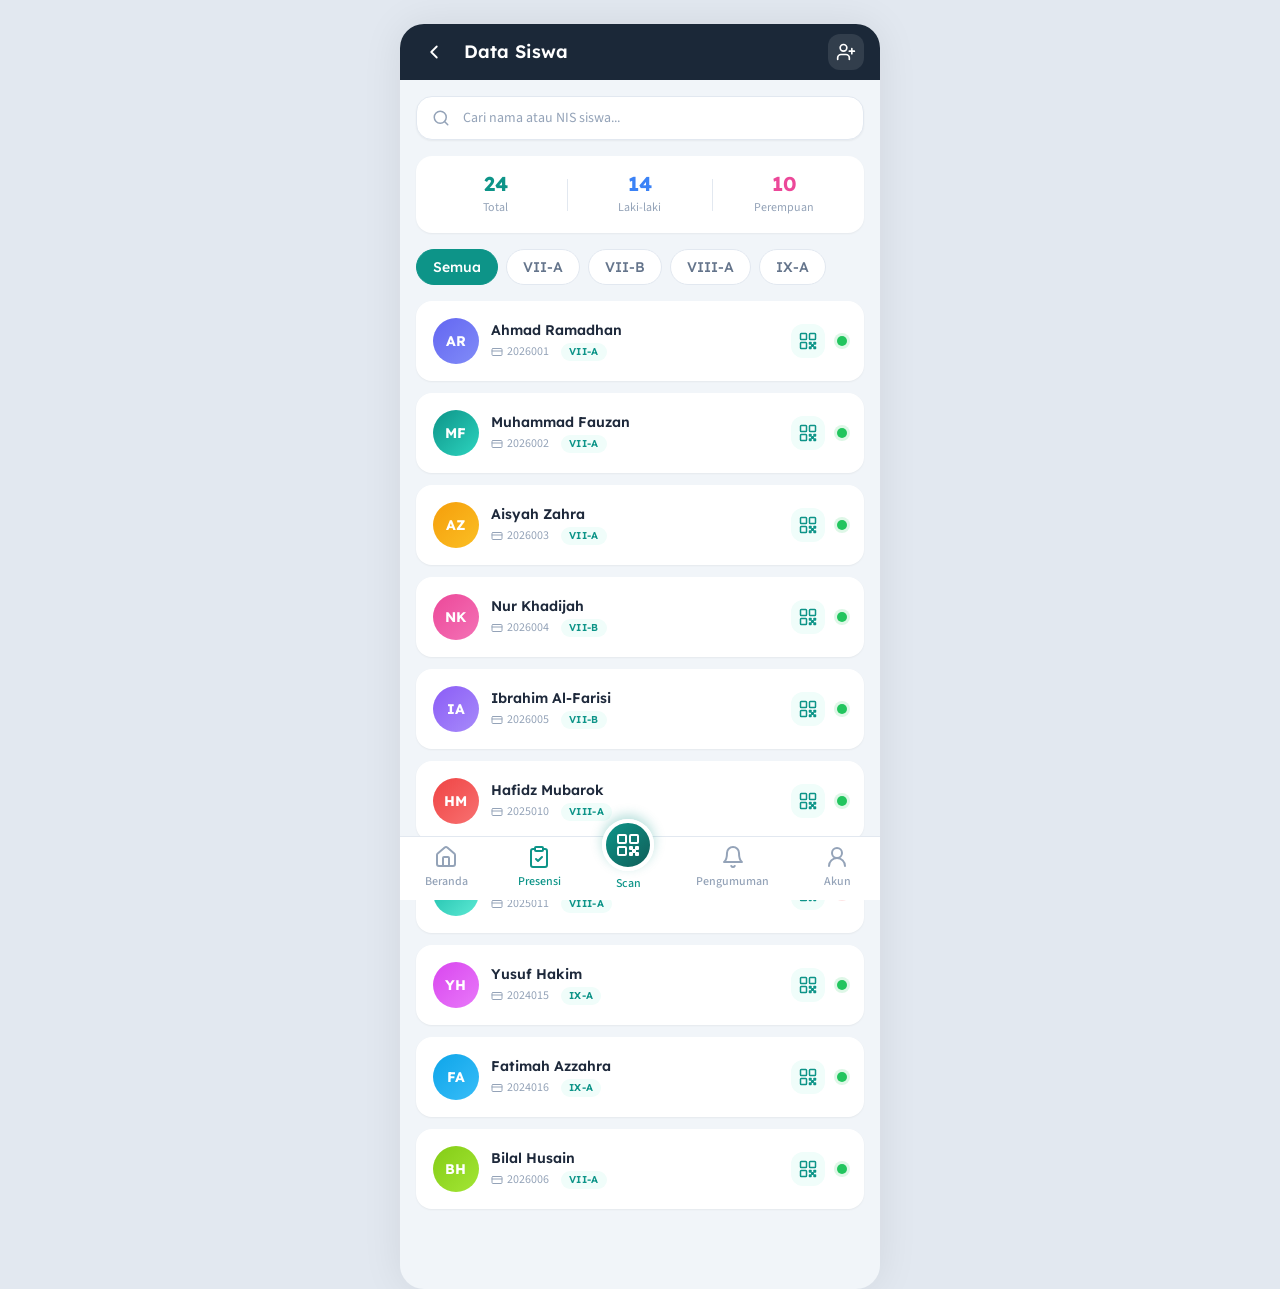
<file: data-siswa.html>
<!DOCTYPE html>
<html lang="id">
<head>
  <meta charset="UTF-8" />
  <meta name="viewport" content="width=device-width, initial-scale=1.0" />
  <title>Data Siswa — Absensi Santri</title>
  <link rel="stylesheet" href="css/style.css" />
  <link rel="stylesheet" href="css/dashboard.css" />
  <link rel="stylesheet" href="css/data-siswa.css" />
  <link rel="stylesheet" href="css/scan.css" />
</head>
<body>

  <div class="app-container">

    <!-- ===== HEADER ===== -->
    <header class="ds-header">
      <button class="ds-header-back" onclick="history.back()" aria-label="Kembali">
        <svg xmlns="http://www.w3.org/2000/svg" width="22" height="22" viewBox="0 0 24 24" fill="none" stroke="currentColor" stroke-linecap="round" stroke-linejoin="round" stroke-width="2"><path d="m15 18-6-6 6-6"/></svg>
      </button>
      <h1 class="ds-header-title">Data Siswa</h1>
      <button class="ds-header-action" aria-label="Tambah Siswa" id="btnAddSiswa">
        <svg xmlns="http://www.w3.org/2000/svg" width="22" height="22" viewBox="0 0 24 24" fill="none" stroke="currentColor" stroke-linecap="round" stroke-linejoin="round" stroke-width="2"><path d="M16 21v-2a4 4 0 0 0-4-4H6a4 4 0 0 0-4 4v2"/><circle cx="9" cy="7" r="4"/><line x1="19" y1="8" x2="19" y2="14"/><line x1="22" y1="11" x2="16" y2="11"/></svg>
      </button>
    </header>

    <!-- ===== SEARCH BAR ===== -->
    <div class="ds-search-wrap">
      <div class="ds-search">
        <svg class="ds-search-icon" xmlns="http://www.w3.org/2000/svg" width="18" height="18" viewBox="0 0 24 24" fill="none" stroke="currentColor" stroke-linecap="round" stroke-linejoin="round" stroke-width="2"><circle cx="11" cy="11" r="8"/><path d="m21 21-4.3-4.3"/></svg>
        <input type="text" class="ds-search-input" placeholder="Cari nama atau NIS siswa..." id="searchInput" />
      </div>
    </div>

    <!-- ===== STATS SUMMARY ===== -->
    <div class="ds-stats">
      <div class="ds-stat-item ds-stat-total">
        <span class="ds-stat-number">24</span>
        <span class="ds-stat-label">Total</span>
      </div>
      <div class="ds-stat-divider"></div>
      <div class="ds-stat-item ds-stat-lk">
        <span class="ds-stat-number">14</span>
        <span class="ds-stat-label">Laki-laki</span>
      </div>
      <div class="ds-stat-divider"></div>
      <div class="ds-stat-item ds-stat-pr">
        <span class="ds-stat-number">10</span>
        <span class="ds-stat-label">Perempuan</span>
      </div>
    </div>

    <!-- ===== CLASS FILTER ===== -->
    <div class="ds-filter-wrap">
      <div class="ds-filters">
        <button class="ds-filter active" data-filter="semua">Semua</button>
        <button class="ds-filter" data-filter="7a">VII-A</button>
        <button class="ds-filter" data-filter="7b">VII-B</button>
        <button class="ds-filter" data-filter="8a">VIII-A</button>
        <button class="ds-filter" data-filter="9a">IX-A</button>
      </div>
    </div>

    <!-- ===== STUDENT LIST ===== -->
    <div class="ds-list" id="studentList">

      <!-- Student 1 -->
      <div class="ds-card" data-kelas="7a">
        <div class="ds-avatar" style="background: linear-gradient(135deg, #6366F1, #818CF8);">AR</div>
        <div class="ds-info">
          <span class="ds-name">Ahmad Ramadhan</span>
          <div class="ds-meta">
            <span class="ds-nis">
              <svg xmlns="http://www.w3.org/2000/svg" width="12" height="12" viewBox="0 0 24 24" fill="none" stroke="currentColor" stroke-linecap="round" stroke-linejoin="round" stroke-width="2"><rect width="20" height="14" x="2" y="5" rx="2"/><line x1="2" y1="10" x2="22" y2="10"/></svg>
              2026001
            </span>
            <span class="ds-kelas">VII-A</span>
          </div>
        </div>
        <span class="ds-status active" title="Aktif"></span>
      </div>

      <!-- Student 2 -->
      <div class="ds-card" data-kelas="7a">
        <div class="ds-avatar" style="background: linear-gradient(135deg, #0D9488, #2DD4BF);">MF</div>
        <div class="ds-info">
          <span class="ds-name">Muhammad Fauzan</span>
          <div class="ds-meta">
            <span class="ds-nis">
              <svg xmlns="http://www.w3.org/2000/svg" width="12" height="12" viewBox="0 0 24 24" fill="none" stroke="currentColor" stroke-linecap="round" stroke-linejoin="round" stroke-width="2"><rect width="20" height="14" x="2" y="5" rx="2"/><line x1="2" y1="10" x2="22" y2="10"/></svg>
              2026002
            </span>
            <span class="ds-kelas">VII-A</span>
          </div>
        </div>
        <span class="ds-status active" title="Aktif"></span>
      </div>

      <!-- Student 3 -->
      <div class="ds-card" data-kelas="7a">
        <div class="ds-avatar" style="background: linear-gradient(135deg, #F59E0B, #FBBF24);">AZ</div>
        <div class="ds-info">
          <span class="ds-name">Aisyah Zahra</span>
          <div class="ds-meta">
            <span class="ds-nis">
              <svg xmlns="http://www.w3.org/2000/svg" width="12" height="12" viewBox="0 0 24 24" fill="none" stroke="currentColor" stroke-linecap="round" stroke-linejoin="round" stroke-width="2"><rect width="20" height="14" x="2" y="5" rx="2"/><line x1="2" y1="10" x2="22" y2="10"/></svg>
              2026003
            </span>
            <span class="ds-kelas">VII-A</span>
          </div>
        </div>
        <span class="ds-status active" title="Aktif"></span>
      </div>

      <!-- Student 4 -->
      <div class="ds-card" data-kelas="7b">
        <div class="ds-avatar" style="background: linear-gradient(135deg, #EC4899, #F472B6);">NK</div>
        <div class="ds-info">
          <span class="ds-name">Nur Khadijah</span>
          <div class="ds-meta">
            <span class="ds-nis">
              <svg xmlns="http://www.w3.org/2000/svg" width="12" height="12" viewBox="0 0 24 24" fill="none" stroke="currentColor" stroke-linecap="round" stroke-linejoin="round" stroke-width="2"><rect width="20" height="14" x="2" y="5" rx="2"/><line x1="2" y1="10" x2="22" y2="10"/></svg>
              2026004
            </span>
            <span class="ds-kelas">VII-B</span>
          </div>
        </div>
        <span class="ds-status active" title="Aktif"></span>
      </div>

      <!-- Student 5 -->
      <div class="ds-card" data-kelas="7b">
        <div class="ds-avatar" style="background: linear-gradient(135deg, #8B5CF6, #A78BFA);">IA</div>
        <div class="ds-info">
          <span class="ds-name">Ibrahim Al-Farisi</span>
          <div class="ds-meta">
            <span class="ds-nis">
              <svg xmlns="http://www.w3.org/2000/svg" width="12" height="12" viewBox="0 0 24 24" fill="none" stroke="currentColor" stroke-linecap="round" stroke-linejoin="round" stroke-width="2"><rect width="20" height="14" x="2" y="5" rx="2"/><line x1="2" y1="10" x2="22" y2="10"/></svg>
              2026005
            </span>
            <span class="ds-kelas">VII-B</span>
          </div>
        </div>
        <span class="ds-status active" title="Aktif"></span>
      </div>

      <!-- Student 6 -->
      <div class="ds-card" data-kelas="8a">
        <div class="ds-avatar" style="background: linear-gradient(135deg, #EF4444, #F87171);">HM</div>
        <div class="ds-info">
          <span class="ds-name">Hafidz Mubarok</span>
          <div class="ds-meta">
            <span class="ds-nis">
              <svg xmlns="http://www.w3.org/2000/svg" width="12" height="12" viewBox="0 0 24 24" fill="none" stroke="currentColor" stroke-linecap="round" stroke-linejoin="round" stroke-width="2"><rect width="20" height="14" x="2" y="5" rx="2"/><line x1="2" y1="10" x2="22" y2="10"/></svg>
              2025010
            </span>
            <span class="ds-kelas">VIII-A</span>
          </div>
        </div>
        <span class="ds-status active" title="Aktif"></span>
      </div>

      <!-- Student 7 -->
      <div class="ds-card" data-kelas="8a">
        <div class="ds-avatar" style="background: linear-gradient(135deg, #14B8A6, #5EEAD4);">SR</div>
        <div class="ds-info">
          <span class="ds-name">Siti Rahmawati</span>
          <div class="ds-meta">
            <span class="ds-nis">
              <svg xmlns="http://www.w3.org/2000/svg" width="12" height="12" viewBox="0 0 24 24" fill="none" stroke="currentColor" stroke-linecap="round" stroke-linejoin="round" stroke-width="2"><rect width="20" height="14" x="2" y="5" rx="2"/><line x1="2" y1="10" x2="22" y2="10"/></svg>
              2025011
            </span>
            <span class="ds-kelas">VIII-A</span>
          </div>
        </div>
        <span class="ds-status inactive" title="Tidak Aktif"></span>
      </div>

      <!-- Student 8 -->
      <div class="ds-card" data-kelas="9a">
        <div class="ds-avatar" style="background: linear-gradient(135deg, #D946EF, #E879F9);">YH</div>
        <div class="ds-info">
          <span class="ds-name">Yusuf Hakim</span>
          <div class="ds-meta">
            <span class="ds-nis">
              <svg xmlns="http://www.w3.org/2000/svg" width="12" height="12" viewBox="0 0 24 24" fill="none" stroke="currentColor" stroke-linecap="round" stroke-linejoin="round" stroke-width="2"><rect width="20" height="14" x="2" y="5" rx="2"/><line x1="2" y1="10" x2="22" y2="10"/></svg>
              2024015
            </span>
            <span class="ds-kelas">IX-A</span>
          </div>
        </div>
        <span class="ds-status active" title="Aktif"></span>
      </div>

      <!-- Student 9 -->
      <div class="ds-card" data-kelas="9a">
        <div class="ds-avatar" style="background: linear-gradient(135deg, #0EA5E9, #38BDF8);">FA</div>
        <div class="ds-info">
          <span class="ds-name">Fatimah Azzahra</span>
          <div class="ds-meta">
            <span class="ds-nis">
              <svg xmlns="http://www.w3.org/2000/svg" width="12" height="12" viewBox="0 0 24 24" fill="none" stroke="currentColor" stroke-linecap="round" stroke-linejoin="round" stroke-width="2"><rect width="20" height="14" x="2" y="5" rx="2"/><line x1="2" y1="10" x2="22" y2="10"/></svg>
              2024016
            </span>
            <span class="ds-kelas">IX-A</span>
          </div>
        </div>
        <span class="ds-status active" title="Aktif"></span>
      </div>

      <!-- Student 10 -->
      <div class="ds-card" data-kelas="7a">
        <div class="ds-avatar" style="background: linear-gradient(135deg, #84CC16, #A3E635);">BH</div>
        <div class="ds-info">
          <span class="ds-name">Bilal Husain</span>
          <div class="ds-meta">
            <span class="ds-nis">
              <svg xmlns="http://www.w3.org/2000/svg" width="12" height="12" viewBox="0 0 24 24" fill="none" stroke="currentColor" stroke-linecap="round" stroke-linejoin="round" stroke-width="2"><rect width="20" height="14" x="2" y="5" rx="2"/><line x1="2" y1="10" x2="22" y2="10"/></svg>
              2026006
            </span>
            <span class="ds-kelas">VII-A</span>
          </div>
        </div>
        <span class="ds-status active" title="Aktif"></span>
      </div>

    </div>

    <!-- ===== EMPTY STATE ===== -->
    <div class="ds-empty" id="emptyState" style="display: none;">
      <div class="ds-empty-icon">
        <svg xmlns="http://www.w3.org/2000/svg" width="36" height="36" viewBox="0 0 24 24" fill="none" stroke="currentColor" stroke-linecap="round" stroke-linejoin="round" stroke-width="1.5"><circle cx="11" cy="11" r="8"/><path d="m21 21-4.3-4.3"/><line x1="8" y1="11" x2="14" y2="11"/></svg>
      </div>
      <p class="ds-empty-text">Siswa tidak ditemukan</p>
      <p class="ds-empty-sub">Coba cari dengan kata kunci lain</p>
    </div>

    <!-- ===== BOTTOM NAVIGATION ===== -->
    <nav class="bottom-nav">
      <a href="dashboard.html" class="nav-tab">
        <svg xmlns="http://www.w3.org/2000/svg" width="24" height="24" viewBox="0 0 24 24" fill="none" stroke="currentColor" stroke-linecap="round" stroke-linejoin="round" stroke-width="2"><path d="M15 21v-8a1 1 0 0 0-1-1h-4a1 1 0 0 0-1 1v8"/><path d="M3 10a2 2 0 0 1 .709-1.528l7-5.999a2 2 0 0 1 2.582 0l7 5.999A2 2 0 0 1 21 10v9a2 2 0 0 1-2 2H5a2 2 0 0 1-2-2z"/></svg>
        <span class="nav-tab-label">Beranda</span>
      </a>
      <a href="presensi.html" class="nav-tab active">
        <svg xmlns="http://www.w3.org/2000/svg" width="24" height="24" viewBox="0 0 24 24" fill="none" stroke="currentColor" stroke-linecap="round" stroke-linejoin="round" stroke-width="2"><rect width="8" height="4" x="8" y="2" rx="1" ry="1"/><path d="M16 4h2a2 2 0 0 1 2 2v14a2 2 0 0 1-2 2H6a2 2 0 0 1-2-2V6a2 2 0 0 1 2-2h2"/><path d="m9 14l2 2l4-4"/></svg>
        <span class="nav-tab-label">Presensi</span>
      </a>
      <!-- Scan QR -->
      <div class="nav-qr-wrap">
        <a href="#" class="nav-qr-btn" aria-label="Scan QR Code">
          <svg xmlns="http://www.w3.org/2000/svg" width="24" height="24" viewBox="0 0 24 24" fill="none" stroke="currentColor" stroke-linecap="round" stroke-linejoin="round" stroke-width="2"><rect x="2" y="2" width="8" height="8" rx="1"/><rect x="14" y="2" width="8" height="8" rx="1"/><rect x="2" y="14" width="8" height="8" rx="1"/><path d="M14 14h2v2h-2z"/><path d="M20 14h2v2h-2z"/><path d="M14 20h2v2h-2z"/><path d="M20 20h2v2h-2z"/><path d="M17 17h2v2h-2z"/></svg>
        </a>
        <span class="nav-qr-label">Scan</span>
      </div>
      <a href="pengumuman.html" class="nav-tab">
        <svg xmlns="http://www.w3.org/2000/svg" width="24" height="24" viewBox="0 0 24 24" fill="none" stroke="currentColor" stroke-linecap="round" stroke-linejoin="round" stroke-width="2"><path d="M6 8a6 6 0 0 1 12 0c0 7 3 9 3 9H3s3-2 3-9"/><path d="M10.3 21a1.94 1.94 0 0 0 3.4 0"/></svg>
        <span class="nav-tab-label">Pengumuman</span>
      </a>
      <a href="akun.html" class="nav-tab">
        <svg xmlns="http://www.w3.org/2000/svg" width="24" height="24" viewBox="0 0 24 24" fill="none" stroke="currentColor" stroke-linecap="round" stroke-linejoin="round" stroke-width="2"><circle cx="12" cy="8" r="5"/><path d="M20 21a8 8 0 1 0-16 0"/></svg>
        <span class="nav-tab-label">Akun</span>
      </a>
    </nav>

  </div>

  <script src="js/attendance-store.js"></script>
  <script src="js/data-siswa.js"></script>
  <script src="js/data-siswa-qr.js"></script>
  <script src="js/scan.js"></script>
</body>
</html>
</file>
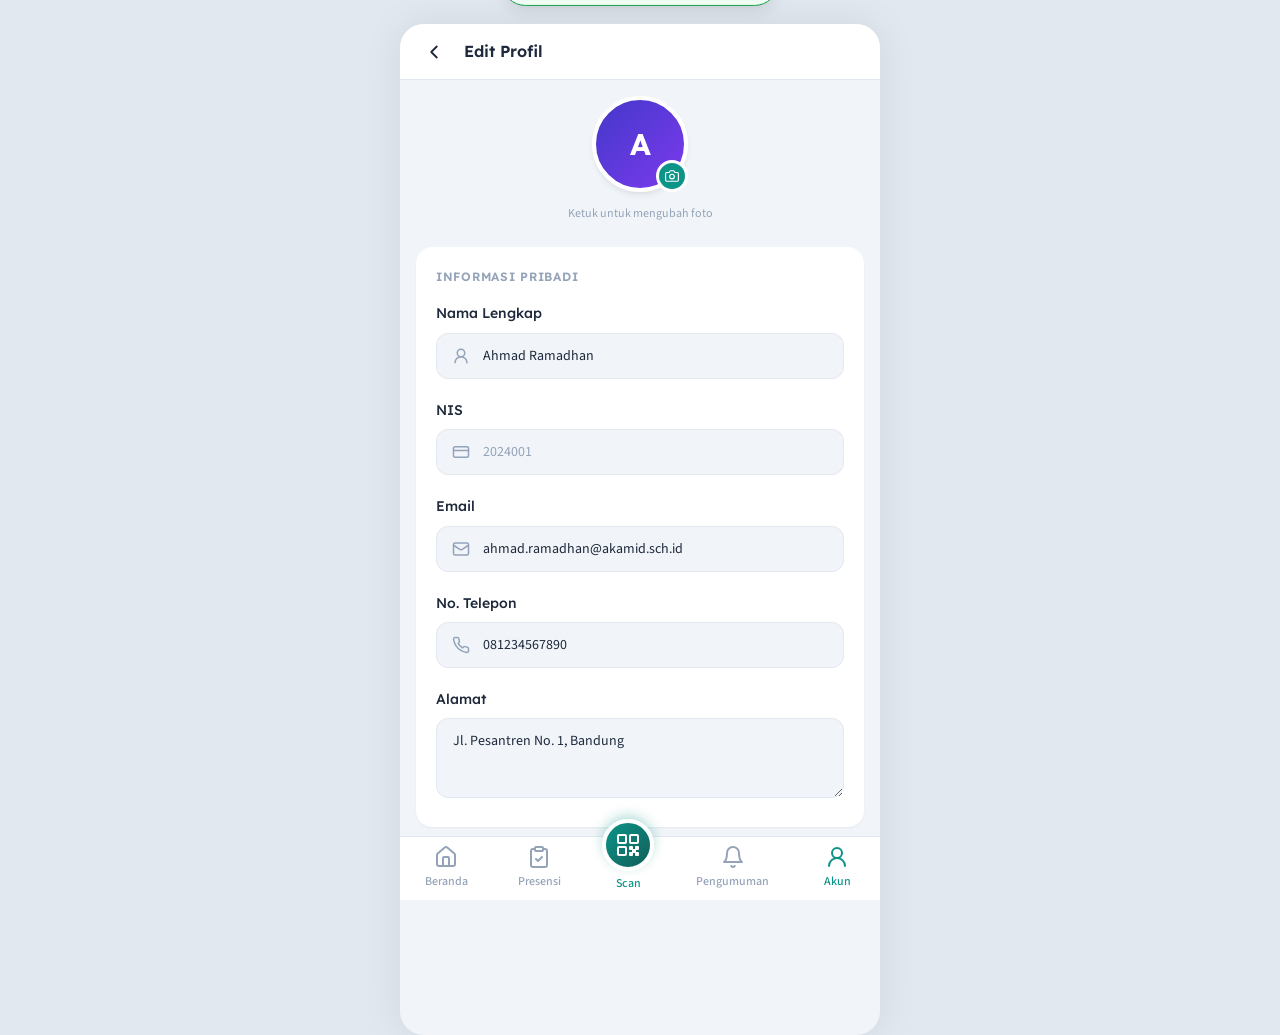
<file: edit-profil.html>
<!DOCTYPE html>
<html lang="id">
<head>
  <meta charset="UTF-8" />
  <meta name="viewport" content="width=device-width, initial-scale=1.0" />
  <title>Edit Profil — Absensi Santri</title>
  <link rel="stylesheet" href="css/style.css" />
  <link rel="stylesheet" href="css/dashboard.css" />
  <link rel="stylesheet" href="css/settings.css" />
  <link rel="stylesheet" href="css/scan.css" />
</head>
<body>

  <div class="app-container">

    <!-- ===== SUB-PAGE HEADER ===== -->
    <div class="subpage-header">
      <button class="btn-back" onclick="window.location.href='akun.html'" aria-label="Kembali">
        <svg xmlns="http://www.w3.org/2000/svg" width="22" height="22" viewBox="0 0 24 24" fill="none" stroke="currentColor" stroke-linecap="round" stroke-linejoin="round" stroke-width="2"><polyline points="15 18 9 12 15 6"/></svg>
      </button>
      <h1 class="subpage-title">Edit Profil</h1>
    </div>

    <!-- ===== CONTENT ===== -->
    <div class="settings-content">

      <!-- Avatar Edit -->
      <div class="avatar-edit-section">
        <div class="avatar-edit-wrap">
          <div class="avatar-edit-img">A</div>
          <button class="avatar-edit-btn" aria-label="Ubah foto">
            <svg xmlns="http://www.w3.org/2000/svg" width="14" height="14" viewBox="0 0 24 24" fill="none" stroke="currentColor" stroke-linecap="round" stroke-linejoin="round" stroke-width="2"><path d="M23 19a2 2 0 0 1-2 2H3a2 2 0 0 1-2-2V8a2 2 0 0 1 2-2h4l2-3h6l2 3h4a2 2 0 0 1 2 2z"/><circle cx="12" cy="13" r="4"/></svg>
          </button>
        </div>
        <span class="avatar-edit-hint">Ketuk untuk mengubah foto</span>
      </div>

      <!-- Form Card -->
      <div class="settings-card">
        <h2 class="settings-card-title">Informasi Pribadi</h2>

        <!-- Nama Lengkap -->
        <div class="field-group">
          <label class="field-label" for="fullName">Nama Lengkap</label>
          <div class="field-input-wrap">
            <span class="field-icon">
              <svg xmlns="http://www.w3.org/2000/svg" width="18" height="18" viewBox="0 0 24 24" fill="none" stroke="currentColor" stroke-linecap="round" stroke-linejoin="round" stroke-width="2"><circle cx="12" cy="8" r="5"/><path d="M20 21a8 8 0 1 0-16 0"/></svg>
            </span>
            <input type="text" id="fullName" class="field-input" value="Ahmad Ramadhan" />
          </div>
        </div>

        <!-- NIS -->
        <div class="field-group">
          <label class="field-label" for="nis">NIS</label>
          <div class="field-input-wrap">
            <span class="field-icon">
              <svg xmlns="http://www.w3.org/2000/svg" width="18" height="18" viewBox="0 0 24 24" fill="none" stroke="currentColor" stroke-linecap="round" stroke-linejoin="round" stroke-width="2"><rect width="20" height="14" x="2" y="5" rx="2"/><line x1="2" y1="10" x2="22" y2="10"/></svg>
            </span>
            <input type="text" id="nis" class="field-input" value="2024001" readonly />
          </div>
        </div>

        <!-- Email -->
        <div class="field-group">
          <label class="field-label" for="email">Email</label>
          <div class="field-input-wrap">
            <span class="field-icon">
              <svg xmlns="http://www.w3.org/2000/svg" width="18" height="18" viewBox="0 0 24 24" fill="none" stroke="currentColor" stroke-linecap="round" stroke-linejoin="round" stroke-width="2"><rect width="20" height="16" x="2" y="4" rx="2"/><path d="m22 7-8.97 5.7a1.94 1.94 0 0 1-2.06 0L2 7"/></svg>
            </span>
            <input type="email" id="email" class="field-input" value="ahmad.ramadhan@akamid.sch.id" />
          </div>
        </div>

        <!-- No. Telepon -->
        <div class="field-group">
          <label class="field-label" for="phone">No. Telepon</label>
          <div class="field-input-wrap">
            <span class="field-icon">
              <svg xmlns="http://www.w3.org/2000/svg" width="18" height="18" viewBox="0 0 24 24" fill="none" stroke="currentColor" stroke-linecap="round" stroke-linejoin="round" stroke-width="2"><path d="M22 16.92v3a2 2 0 0 1-2.18 2 19.79 19.79 0 0 1-8.63-3.07 19.5 19.5 0 0 1-6-6 19.79 19.79 0 0 1-3.07-8.67A2 2 0 0 1 4.11 2h3a2 2 0 0 1 2 1.72 12.84 12.84 0 0 0 .7 2.81 2 2 0 0 1-.45 2.11L8.09 9.91a16 16 0 0 0 6 6l1.27-1.27a2 2 0 0 1 2.11-.45 12.84 12.84 0 0 0 2.81.7A2 2 0 0 1 22 16.92z"/></svg>
            </span>
            <input type="tel" id="phone" class="field-input" value="081234567890" />
          </div>
        </div>

        <!-- Alamat -->
        <div class="field-group">
          <label class="field-label" for="address">Alamat</label>
          <textarea id="address" class="field-textarea" rows="2">Jl. Pesantren No. 1, Bandung</textarea>
        </div>
      </div>

      <!-- Save Button -->
      <button class="btn-save" id="btnSave">
        <svg xmlns="http://www.w3.org/2000/svg" width="18" height="18" viewBox="0 0 24 24" fill="none" stroke="currentColor" stroke-linecap="round" stroke-linejoin="round" stroke-width="2"><polyline points="20 6 9 17 4 12"/></svg>
        Simpan Perubahan
      </button>

    </div>

    <!-- ===== BOTTOM NAVIGATION ===== -->
    <nav class="bottom-nav">
      <a href="dashboard.html" class="nav-tab">
        <svg xmlns="http://www.w3.org/2000/svg" width="24" height="24" viewBox="0 0 24 24" fill="none" stroke="currentColor" stroke-linecap="round" stroke-linejoin="round" stroke-width="2"><path d="M15 21v-8a1 1 0 0 0-1-1h-4a1 1 0 0 0-1 1v8"/><path d="M3 10a2 2 0 0 1 .709-1.528l7-5.999a2 2 0 0 1 2.582 0l7 5.999A2 2 0 0 1 21 10v9a2 2 0 0 1-2 2H5a2 2 0 0 1-2-2z"/></svg>
        <span class="nav-tab-label">Beranda</span>
      </a>
      <a href="presensi.html" class="nav-tab">
        <svg xmlns="http://www.w3.org/2000/svg" width="24" height="24" viewBox="0 0 24 24" fill="none" stroke="currentColor" stroke-linecap="round" stroke-linejoin="round" stroke-width="2"><rect width="8" height="4" x="8" y="2" rx="1" ry="1"/><path d="M16 4h2a2 2 0 0 1 2 2v14a2 2 0 0 1-2 2H6a2 2 0 0 1-2-2V6a2 2 0 0 1 2-2h2"/><path d="m9 14l2 2l4-4"/></svg>
        <span class="nav-tab-label">Presensi</span>
      </a>
      <!-- Scan QR -->
      <div class="nav-qr-wrap">
        <a href="#" class="nav-qr-btn" aria-label="Scan QR Code">
          <svg xmlns="http://www.w3.org/2000/svg" width="24" height="24" viewBox="0 0 24 24" fill="none" stroke="currentColor" stroke-linecap="round" stroke-linejoin="round" stroke-width="2"><rect x="2" y="2" width="8" height="8" rx="1"/><rect x="14" y="2" width="8" height="8" rx="1"/><rect x="2" y="14" width="8" height="8" rx="1"/><path d="M14 14h2v2h-2z"/><path d="M20 14h2v2h-2z"/><path d="M14 20h2v2h-2z"/><path d="M20 20h2v2h-2z"/><path d="M17 17h2v2h-2z"/></svg>
        </a>
        <span class="nav-qr-label">Scan</span>
      </div>
      <a href="pengumuman.html" class="nav-tab">
        <svg xmlns="http://www.w3.org/2000/svg" width="24" height="24" viewBox="0 0 24 24" fill="none" stroke="currentColor" stroke-linecap="round" stroke-linejoin="round" stroke-width="2"><path d="M6 8a6 6 0 0 1 12 0c0 7 3 9 3 9H3s3-2 3-9"/><path d="M10.3 21a1.94 1.94 0 0 0 3.4 0"/></svg>
        <span class="nav-tab-label">Pengumuman</span>
      </a>
      <a href="akun.html" class="nav-tab active">
        <svg xmlns="http://www.w3.org/2000/svg" width="24" height="24" viewBox="0 0 24 24" fill="none" stroke="currentColor" stroke-linecap="round" stroke-linejoin="round" stroke-width="2"><circle cx="12" cy="8" r="5"/><path d="M20 21a8 8 0 1 0-16 0"/></svg>
        <span class="nav-tab-label">Akun</span>
      </a>
    </nav>

  </div>

  <!-- Toast -->
  <div class="settings-toast" id="toast">
    <svg xmlns="http://www.w3.org/2000/svg" width="18" height="18" viewBox="0 0 24 24" fill="none" stroke="currentColor" stroke-linecap="round" stroke-linejoin="round" stroke-width="2"><path d="M22 11.08V12a10 10 0 1 1-5.93-9.14"/><polyline points="22 4 12 14.01 9 11.01"/></svg>
    Perubahan berhasil disimpan!
  </div>

  <script src="js/attendance-store.js"></script>
  <script src="js/edit-profil.js"></script>
  <script src="js/scan.js"></script>
</body>
</html>
</file>
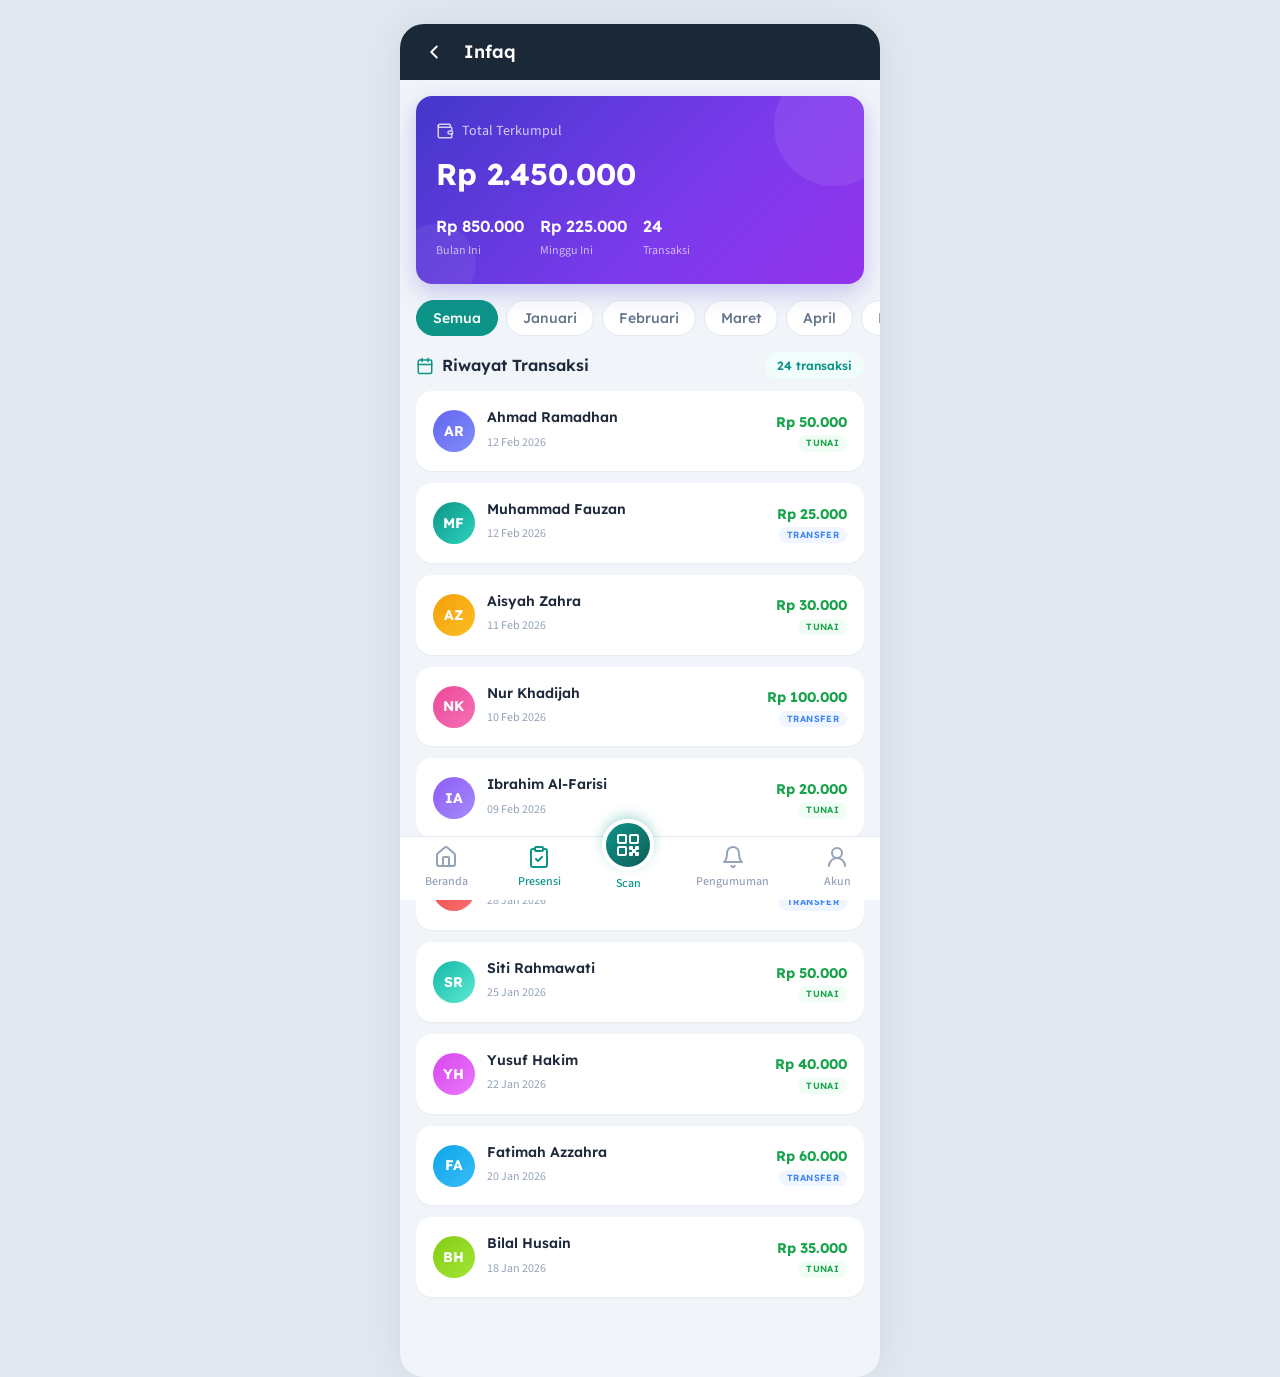
<file: infaq.html>
<!DOCTYPE html>
<html lang="id">
<head>
  <meta charset="UTF-8" />
  <meta name="viewport" content="width=device-width, initial-scale=1.0" />
  <title>Infaq — Absensi Santri</title>
  <link rel="stylesheet" href="css/style.css" />
  <link rel="stylesheet" href="css/dashboard.css" />
  <link rel="stylesheet" href="css/infaq.css" />
  <link rel="stylesheet" href="css/scan.css" />
</head>
<body>

  <div class="app-container">

    <!-- ===== HEADER ===== -->
    <header class="iq-header">
      <button class="iq-header-back" onclick="history.back()" aria-label="Kembali">
        <svg xmlns="http://www.w3.org/2000/svg" width="22" height="22" viewBox="0 0 24 24" fill="none" stroke="currentColor" stroke-linecap="round" stroke-linejoin="round" stroke-width="2"><path d="m15 18-6-6 6-6"/></svg>
      </button>
      <h1 class="iq-header-title">Infaq</h1>
    </header>

    <!-- ===== SUMMARY HERO CARD ===== -->
    <div class="iq-hero">
      <span class="iq-hero-label">
        <svg xmlns="http://www.w3.org/2000/svg" width="18" height="18" viewBox="0 0 24 24" fill="none" stroke="currentColor" stroke-linecap="round" stroke-linejoin="round" stroke-width="2"><path d="M19 7V4a1 1 0 0 0-1-1H5a2 2 0 0 0 0 4h15a1 1 0 0 1 1 1v4h-3a2 2 0 0 0 0 4h3a1 1 0 0 0 1-1v-2.5"/><path d="M3 5v14a2 2 0 0 0 2 2h15a1 1 0 0 0 1-1v-4"/></svg>
        Total Terkumpul
      </span>
      <div class="iq-hero-amount">Rp 2.450.000</div>
      <div class="iq-hero-stats">
        <div class="iq-hero-stat">
          <span class="iq-hero-stat-value">Rp 850.000</span>
          <span class="iq-hero-stat-label">Bulan Ini</span>
        </div>
        <div class="iq-hero-stat">
          <span class="iq-hero-stat-value">Rp 225.000</span>
          <span class="iq-hero-stat-label">Minggu Ini</span>
        </div>
        <div class="iq-hero-stat">
          <span class="iq-hero-stat-value">24</span>
          <span class="iq-hero-stat-label">Transaksi</span>
        </div>
      </div>
    </div>

    <!-- ===== MONTH FILTER ===== -->
    <div class="iq-filter-wrap">
      <div class="iq-filters">
        <button class="iq-filter active" data-month="semua">Semua</button>
        <button class="iq-filter" data-month="jan">Januari</button>
        <button class="iq-filter" data-month="feb">Februari</button>
        <button class="iq-filter" data-month="mar">Maret</button>
        <button class="iq-filter" data-month="apr">April</button>
        <button class="iq-filter" data-month="mei">Mei</button>
        <button class="iq-filter" data-month="jun">Juni</button>
      </div>
    </div>

    <!-- ===== SECTION HEADER ===== -->
    <div class="iq-section-header">
      <h2 class="iq-section-title">
        <svg xmlns="http://www.w3.org/2000/svg" width="18" height="18" viewBox="0 0 24 24" fill="none" stroke="currentColor" stroke-linecap="round" stroke-linejoin="round" stroke-width="2"><rect x="3" y="4" width="18" height="18" rx="2" ry="2"/><line x1="16" y1="2" x2="16" y2="6"/><line x1="8" y1="2" x2="8" y2="6"/><line x1="3" y1="10" x2="21" y2="10"/></svg>
        Riwayat Transaksi
      </h2>
      <span class="iq-section-count" id="txCount">24 transaksi</span>
    </div>

    <!-- ===== TRANSACTION LIST ===== -->
    <div class="iq-list" id="infaqList">

      <!-- Transaction 1 -->
      <div class="iq-card" data-month="feb">
        <div class="iq-avatar" style="background: linear-gradient(135deg, #6366F1, #818CF8);">AR</div>
        <div class="iq-info">
          <span class="iq-name">Ahmad Ramadhan</span>
          <span class="iq-date">12 Feb 2026</span>
        </div>
        <div class="iq-amount-wrap">
          <span class="iq-amount">Rp 50.000</span>
          <span class="iq-type iq-type-tunai">Tunai</span>
        </div>
      </div>

      <!-- Transaction 2 -->
      <div class="iq-card" data-month="feb">
        <div class="iq-avatar" style="background: linear-gradient(135deg, #0D9488, #2DD4BF);">MF</div>
        <div class="iq-info">
          <span class="iq-name">Muhammad Fauzan</span>
          <span class="iq-date">12 Feb 2026</span>
        </div>
        <div class="iq-amount-wrap">
          <span class="iq-amount">Rp 25.000</span>
          <span class="iq-type iq-type-transfer">Transfer</span>
        </div>
      </div>

      <!-- Transaction 3 -->
      <div class="iq-card" data-month="feb">
        <div class="iq-avatar" style="background: linear-gradient(135deg, #F59E0B, #FBBF24);">AZ</div>
        <div class="iq-info">
          <span class="iq-name">Aisyah Zahra</span>
          <span class="iq-date">11 Feb 2026</span>
        </div>
        <div class="iq-amount-wrap">
          <span class="iq-amount">Rp 30.000</span>
          <span class="iq-type iq-type-tunai">Tunai</span>
        </div>
      </div>

      <!-- Transaction 4 -->
      <div class="iq-card" data-month="feb">
        <div class="iq-avatar" style="background: linear-gradient(135deg, #EC4899, #F472B6);">NK</div>
        <div class="iq-info">
          <span class="iq-name">Nur Khadijah</span>
          <span class="iq-date">10 Feb 2026</span>
        </div>
        <div class="iq-amount-wrap">
          <span class="iq-amount">Rp 100.000</span>
          <span class="iq-type iq-type-transfer">Transfer</span>
        </div>
      </div>

      <!-- Transaction 5 -->
      <div class="iq-card" data-month="feb">
        <div class="iq-avatar" style="background: linear-gradient(135deg, #8B5CF6, #A78BFA);">IA</div>
        <div class="iq-info">
          <span class="iq-name">Ibrahim Al-Farisi</span>
          <span class="iq-date">09 Feb 2026</span>
        </div>
        <div class="iq-amount-wrap">
          <span class="iq-amount">Rp 20.000</span>
          <span class="iq-type iq-type-tunai">Tunai</span>
        </div>
      </div>

      <!-- Transaction 6 -->
      <div class="iq-card" data-month="jan">
        <div class="iq-avatar" style="background: linear-gradient(135deg, #EF4444, #F87171);">HM</div>
        <div class="iq-info">
          <span class="iq-name">Hafidz Mubarok</span>
          <span class="iq-date">28 Jan 2026</span>
        </div>
        <div class="iq-amount-wrap">
          <span class="iq-amount">Rp 75.000</span>
          <span class="iq-type iq-type-transfer">Transfer</span>
        </div>
      </div>

      <!-- Transaction 7 -->
      <div class="iq-card" data-month="jan">
        <div class="iq-avatar" style="background: linear-gradient(135deg, #14B8A6, #5EEAD4);">SR</div>
        <div class="iq-info">
          <span class="iq-name">Siti Rahmawati</span>
          <span class="iq-date">25 Jan 2026</span>
        </div>
        <div class="iq-amount-wrap">
          <span class="iq-amount">Rp 50.000</span>
          <span class="iq-type iq-type-tunai">Tunai</span>
        </div>
      </div>

      <!-- Transaction 8 -->
      <div class="iq-card" data-month="jan">
        <div class="iq-avatar" style="background: linear-gradient(135deg, #D946EF, #E879F9);">YH</div>
        <div class="iq-info">
          <span class="iq-name">Yusuf Hakim</span>
          <span class="iq-date">22 Jan 2026</span>
        </div>
        <div class="iq-amount-wrap">
          <span class="iq-amount">Rp 40.000</span>
          <span class="iq-type iq-type-tunai">Tunai</span>
        </div>
      </div>

      <!-- Transaction 9 -->
      <div class="iq-card" data-month="jan">
        <div class="iq-avatar" style="background: linear-gradient(135deg, #0EA5E9, #38BDF8);">FA</div>
        <div class="iq-info">
          <span class="iq-name">Fatimah Azzahra</span>
          <span class="iq-date">20 Jan 2026</span>
        </div>
        <div class="iq-amount-wrap">
          <span class="iq-amount">Rp 60.000</span>
          <span class="iq-type iq-type-transfer">Transfer</span>
        </div>
      </div>

      <!-- Transaction 10 -->
      <div class="iq-card" data-month="jan">
        <div class="iq-avatar" style="background: linear-gradient(135deg, #84CC16, #A3E635);">BH</div>
        <div class="iq-info">
          <span class="iq-name">Bilal Husain</span>
          <span class="iq-date">18 Jan 2026</span>
        </div>
        <div class="iq-amount-wrap">
          <span class="iq-amount">Rp 35.000</span>
          <span class="iq-type iq-type-tunai">Tunai</span>
        </div>
      </div>

    </div>

    <!-- ===== EMPTY STATE ===== -->
    <div class="iq-empty" id="emptyState" style="display: none;">
      <div class="iq-empty-icon">
        <svg xmlns="http://www.w3.org/2000/svg" width="36" height="36" viewBox="0 0 24 24" fill="none" stroke="currentColor" stroke-linecap="round" stroke-linejoin="round" stroke-width="1.5"><path d="M19 7V4a1 1 0 0 0-1-1H5a2 2 0 0 0 0 4h15a1 1 0 0 1 1 1v4h-3a2 2 0 0 0 0 4h3a1 1 0 0 0 1-1v-2.5"/><path d="M3 5v14a2 2 0 0 0 2 2h15a1 1 0 0 0 1-1v-4"/></svg>
      </div>
      <p class="iq-empty-text">Belum ada data infaq</p>
      <p class="iq-empty-sub">Data infaq bulan ini belum tersedia</p>
    </div>

    <!-- ===== BOTTOM NAVIGATION ===== -->
    <nav class="bottom-nav">
      <a href="dashboard.html" class="nav-tab">
        <svg xmlns="http://www.w3.org/2000/svg" width="24" height="24" viewBox="0 0 24 24" fill="none" stroke="currentColor" stroke-linecap="round" stroke-linejoin="round" stroke-width="2"><path d="M15 21v-8a1 1 0 0 0-1-1h-4a1 1 0 0 0-1 1v8"/><path d="M3 10a2 2 0 0 1 .709-1.528l7-5.999a2 2 0 0 1 2.582 0l7 5.999A2 2 0 0 1 21 10v9a2 2 0 0 1-2 2H5a2 2 0 0 1-2-2z"/></svg>
        <span class="nav-tab-label">Beranda</span>
      </a>
      <a href="presensi.html" class="nav-tab active">
        <svg xmlns="http://www.w3.org/2000/svg" width="24" height="24" viewBox="0 0 24 24" fill="none" stroke="currentColor" stroke-linecap="round" stroke-linejoin="round" stroke-width="2"><rect width="8" height="4" x="8" y="2" rx="1" ry="1"/><path d="M16 4h2a2 2 0 0 1 2 2v14a2 2 0 0 1-2 2H6a2 2 0 0 1-2-2V6a2 2 0 0 1 2-2h2"/><path d="m9 14l2 2l4-4"/></svg>
        <span class="nav-tab-label">Presensi</span>
      </a>
      <!-- Scan QR -->
      <div class="nav-qr-wrap">
        <a href="#" class="nav-qr-btn" aria-label="Scan QR Code">
          <svg xmlns="http://www.w3.org/2000/svg" width="24" height="24" viewBox="0 0 24 24" fill="none" stroke="currentColor" stroke-linecap="round" stroke-linejoin="round" stroke-width="2"><rect x="2" y="2" width="8" height="8" rx="1"/><rect x="14" y="2" width="8" height="8" rx="1"/><rect x="2" y="14" width="8" height="8" rx="1"/><path d="M14 14h2v2h-2z"/><path d="M20 14h2v2h-2z"/><path d="M14 20h2v2h-2z"/><path d="M20 20h2v2h-2z"/><path d="M17 17h2v2h-2z"/></svg>
        </a>
        <span class="nav-qr-label">Scan</span>
      </div>
      <a href="pengumuman.html" class="nav-tab">
        <svg xmlns="http://www.w3.org/2000/svg" width="24" height="24" viewBox="0 0 24 24" fill="none" stroke="currentColor" stroke-linecap="round" stroke-linejoin="round" stroke-width="2"><path d="M6 8a6 6 0 0 1 12 0c0 7 3 9 3 9H3s3-2 3-9"/><path d="M10.3 21a1.94 1.94 0 0 0 3.4 0"/></svg>
        <span class="nav-tab-label">Pengumuman</span>
      </a>
      <a href="akun.html" class="nav-tab">
        <svg xmlns="http://www.w3.org/2000/svg" width="24" height="24" viewBox="0 0 24 24" fill="none" stroke="currentColor" stroke-linecap="round" stroke-linejoin="round" stroke-width="2"><circle cx="12" cy="8" r="5"/><path d="M20 21a8 8 0 1 0-16 0"/></svg>
        <span class="nav-tab-label">Akun</span>
      </a>
    </nav>

  </div>

  <script src="js/attendance-store.js"></script>
  <script src="js/infaq.js"></script>
  <script src="js/scan.js"></script>
</body>
</html>
</file>
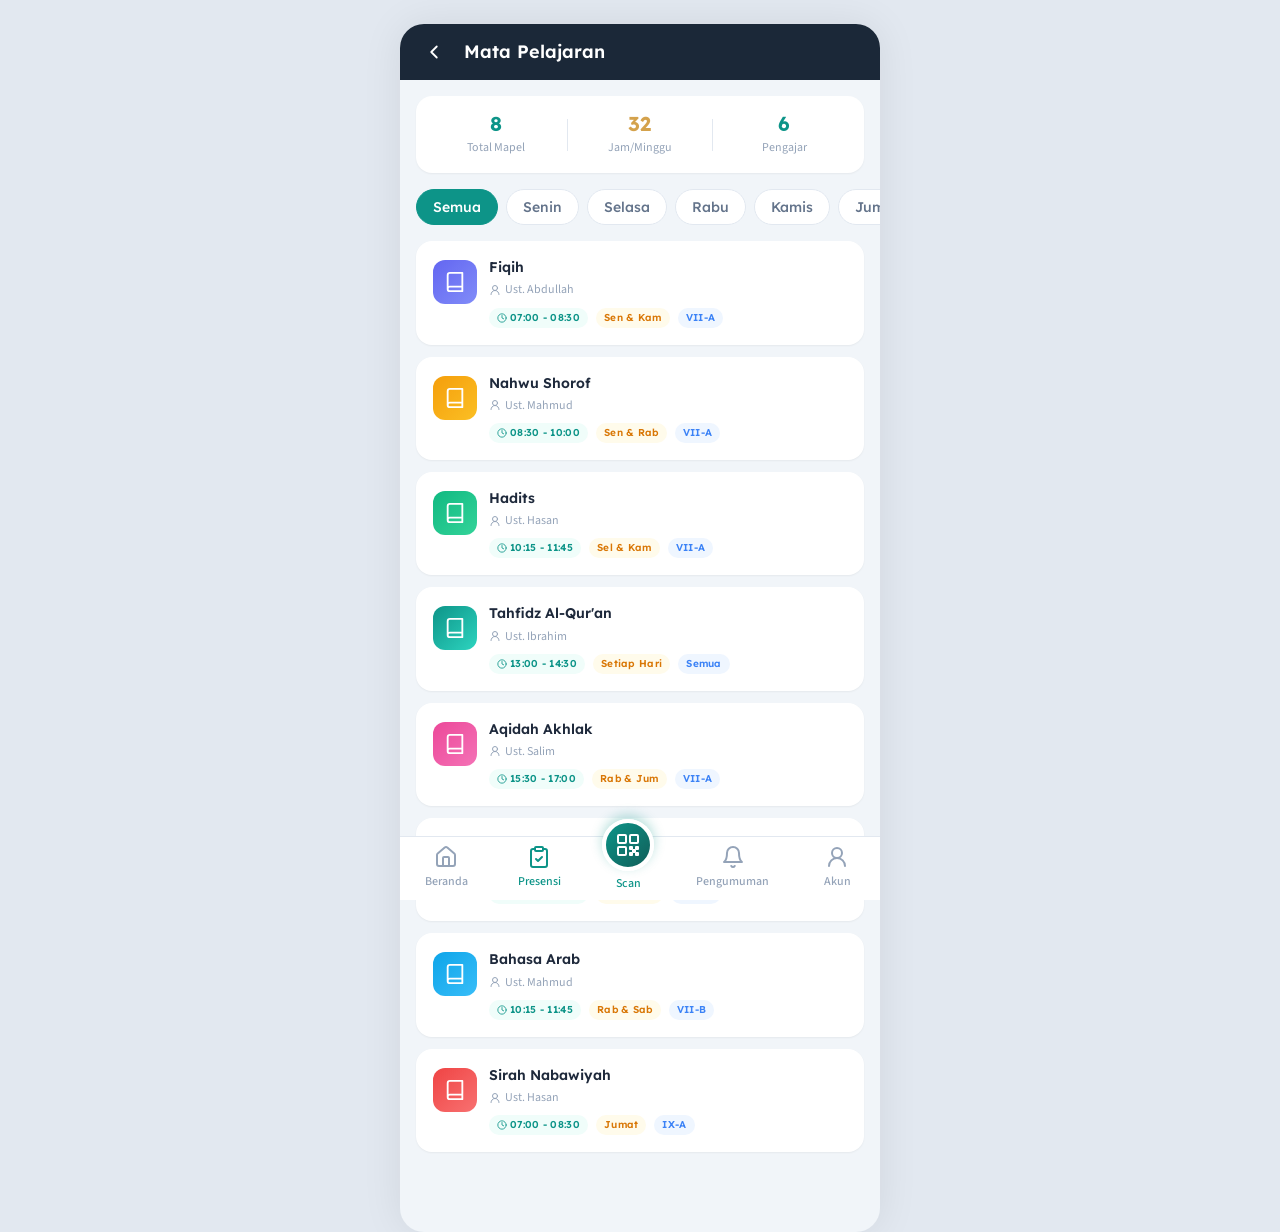
<file: mapel.html>
<!DOCTYPE html>
<html lang="id">
<head>
  <meta charset="UTF-8" />
  <meta name="viewport" content="width=device-width, initial-scale=1.0" />
  <title>Mata Pelajaran — Absensi Santri</title>
  <link rel="stylesheet" href="css/style.css" />
  <link rel="stylesheet" href="css/dashboard.css" />
  <link rel="stylesheet" href="css/mapel.css" />
  <link rel="stylesheet" href="css/scan.css" />
</head>
<body>

  <div class="app-container">

    <!-- ===== HEADER ===== -->
    <header class="mp-header">
      <button class="mp-header-back" onclick="history.back()" aria-label="Kembali">
        <svg xmlns="http://www.w3.org/2000/svg" width="22" height="22" viewBox="0 0 24 24" fill="none" stroke="currentColor" stroke-linecap="round" stroke-linejoin="round" stroke-width="2"><path d="m15 18-6-6 6-6"/></svg>
      </button>
      <h1 class="mp-header-title">Mata Pelajaran</h1>
    </header>

    <!-- ===== STATS SUMMARY ===== -->
    <div class="mp-stats">
      <div class="mp-stat-item">
        <span class="mp-stat-number">8</span>
        <span class="mp-stat-label">Total Mapel</span>
      </div>
      <div class="mp-stat-divider"></div>
      <div class="mp-stat-item">
        <span class="mp-stat-number accent">32</span>
        <span class="mp-stat-label">Jam/Minggu</span>
      </div>
      <div class="mp-stat-divider"></div>
      <div class="mp-stat-item">
        <span class="mp-stat-number">6</span>
        <span class="mp-stat-label">Pengajar</span>
      </div>
    </div>

    <!-- ===== DAY FILTER ===== -->
    <div class="mp-filter-wrap">
      <div class="mp-filters">
        <button class="mp-filter active" data-day="semua">Semua</button>
        <button class="mp-filter" data-day="senin">Senin</button>
        <button class="mp-filter" data-day="selasa">Selasa</button>
        <button class="mp-filter" data-day="rabu">Rabu</button>
        <button class="mp-filter" data-day="kamis">Kamis</button>
        <button class="mp-filter" data-day="jumat">Jumat</button>
        <button class="mp-filter" data-day="sabtu">Sabtu</button>
      </div>
    </div>

    <!-- ===== SUBJECT LIST ===== -->
    <div class="mp-list" id="mapelList">

      <!-- Fiqih -->
      <div class="mp-card" data-day="senin kamis">
        <div class="mp-color-dot mp-color-fiqh">
          <svg xmlns="http://www.w3.org/2000/svg" width="22" height="22" viewBox="0 0 24 24" fill="none" stroke="currentColor" stroke-linecap="round" stroke-linejoin="round" stroke-width="2"><path d="M4 19.5v-15A2.5 2.5 0 0 1 6.5 2H20v20H6.5a2.5 2.5 0 0 1 0-5H20"/></svg>
        </div>
        <div class="mp-info">
          <span class="mp-subject">Fiqih</span>
          <span class="mp-teacher">
            <svg xmlns="http://www.w3.org/2000/svg" width="12" height="12" viewBox="0 0 24 24" fill="none" stroke="currentColor" stroke-linecap="round" stroke-linejoin="round" stroke-width="2"><circle cx="12" cy="8" r="5"/><path d="M20 21a8 8 0 1 0-16 0"/></svg>
            Ust. Abdullah
          </span>
          <div class="mp-meta">
            <span class="mp-badge mp-badge-time">
              <svg xmlns="http://www.w3.org/2000/svg" width="10" height="10" viewBox="0 0 24 24" fill="none" stroke="currentColor" stroke-linecap="round" stroke-linejoin="round" stroke-width="2"><circle cx="12" cy="12" r="10"/><polyline points="12 6 12 12 16 14"/></svg>
              07:00 - 08:30
            </span>
            <span class="mp-badge mp-badge-day">Sen & Kam</span>
            <span class="mp-badge mp-badge-class">VII-A</span>
          </div>
        </div>
      </div>

      <!-- Nahwu Shorof -->
      <div class="mp-card" data-day="senin rabu">
        <div class="mp-color-dot mp-color-nahwu">
          <svg xmlns="http://www.w3.org/2000/svg" width="22" height="22" viewBox="0 0 24 24" fill="none" stroke="currentColor" stroke-linecap="round" stroke-linejoin="round" stroke-width="2"><path d="M4 19.5v-15A2.5 2.5 0 0 1 6.5 2H20v20H6.5a2.5 2.5 0 0 1 0-5H20"/></svg>
        </div>
        <div class="mp-info">
          <span class="mp-subject">Nahwu Shorof</span>
          <span class="mp-teacher">
            <svg xmlns="http://www.w3.org/2000/svg" width="12" height="12" viewBox="0 0 24 24" fill="none" stroke="currentColor" stroke-linecap="round" stroke-linejoin="round" stroke-width="2"><circle cx="12" cy="8" r="5"/><path d="M20 21a8 8 0 1 0-16 0"/></svg>
            Ust. Mahmud
          </span>
          <div class="mp-meta">
            <span class="mp-badge mp-badge-time">
              <svg xmlns="http://www.w3.org/2000/svg" width="10" height="10" viewBox="0 0 24 24" fill="none" stroke="currentColor" stroke-linecap="round" stroke-linejoin="round" stroke-width="2"><circle cx="12" cy="12" r="10"/><polyline points="12 6 12 12 16 14"/></svg>
              08:30 - 10:00
            </span>
            <span class="mp-badge mp-badge-day">Sen & Rab</span>
            <span class="mp-badge mp-badge-class">VII-A</span>
          </div>
        </div>
      </div>

      <!-- Hadits -->
      <div class="mp-card" data-day="selasa kamis">
        <div class="mp-color-dot mp-color-hadits">
          <svg xmlns="http://www.w3.org/2000/svg" width="22" height="22" viewBox="0 0 24 24" fill="none" stroke="currentColor" stroke-linecap="round" stroke-linejoin="round" stroke-width="2"><path d="M4 19.5v-15A2.5 2.5 0 0 1 6.5 2H20v20H6.5a2.5 2.5 0 0 1 0-5H20"/></svg>
        </div>
        <div class="mp-info">
          <span class="mp-subject">Hadits</span>
          <span class="mp-teacher">
            <svg xmlns="http://www.w3.org/2000/svg" width="12" height="12" viewBox="0 0 24 24" fill="none" stroke="currentColor" stroke-linecap="round" stroke-linejoin="round" stroke-width="2"><circle cx="12" cy="8" r="5"/><path d="M20 21a8 8 0 1 0-16 0"/></svg>
            Ust. Hasan
          </span>
          <div class="mp-meta">
            <span class="mp-badge mp-badge-time">
              <svg xmlns="http://www.w3.org/2000/svg" width="10" height="10" viewBox="0 0 24 24" fill="none" stroke="currentColor" stroke-linecap="round" stroke-linejoin="round" stroke-width="2"><circle cx="12" cy="12" r="10"/><polyline points="12 6 12 12 16 14"/></svg>
              10:15 - 11:45
            </span>
            <span class="mp-badge mp-badge-day">Sel & Kam</span>
            <span class="mp-badge mp-badge-class">VII-A</span>
          </div>
        </div>
      </div>

      <!-- Tahfidz Al-Qur'an -->
      <div class="mp-card" data-day="senin selasa rabu kamis jumat">
        <div class="mp-color-dot mp-color-tahfidz">
          <svg xmlns="http://www.w3.org/2000/svg" width="22" height="22" viewBox="0 0 24 24" fill="none" stroke="currentColor" stroke-linecap="round" stroke-linejoin="round" stroke-width="2"><path d="M4 19.5v-15A2.5 2.5 0 0 1 6.5 2H20v20H6.5a2.5 2.5 0 0 1 0-5H20"/></svg>
        </div>
        <div class="mp-info">
          <span class="mp-subject">Tahfidz Al-Qur'an</span>
          <span class="mp-teacher">
            <svg xmlns="http://www.w3.org/2000/svg" width="12" height="12" viewBox="0 0 24 24" fill="none" stroke="currentColor" stroke-linecap="round" stroke-linejoin="round" stroke-width="2"><circle cx="12" cy="8" r="5"/><path d="M20 21a8 8 0 1 0-16 0"/></svg>
            Ust. Ibrahim
          </span>
          <div class="mp-meta">
            <span class="mp-badge mp-badge-time">
              <svg xmlns="http://www.w3.org/2000/svg" width="10" height="10" viewBox="0 0 24 24" fill="none" stroke="currentColor" stroke-linecap="round" stroke-linejoin="round" stroke-width="2"><circle cx="12" cy="12" r="10"/><polyline points="12 6 12 12 16 14"/></svg>
              13:00 - 14:30
            </span>
            <span class="mp-badge mp-badge-day">Setiap Hari</span>
            <span class="mp-badge mp-badge-class">Semua</span>
          </div>
        </div>
      </div>

      <!-- Aqidah Akhlak -->
      <div class="mp-card" data-day="rabu jumat">
        <div class="mp-color-dot mp-color-aqidah">
          <svg xmlns="http://www.w3.org/2000/svg" width="22" height="22" viewBox="0 0 24 24" fill="none" stroke="currentColor" stroke-linecap="round" stroke-linejoin="round" stroke-width="2"><path d="M4 19.5v-15A2.5 2.5 0 0 1 6.5 2H20v20H6.5a2.5 2.5 0 0 1 0-5H20"/></svg>
        </div>
        <div class="mp-info">
          <span class="mp-subject">Aqidah Akhlak</span>
          <span class="mp-teacher">
            <svg xmlns="http://www.w3.org/2000/svg" width="12" height="12" viewBox="0 0 24 24" fill="none" stroke="currentColor" stroke-linecap="round" stroke-linejoin="round" stroke-width="2"><circle cx="12" cy="8" r="5"/><path d="M20 21a8 8 0 1 0-16 0"/></svg>
            Ust. Salim
          </span>
          <div class="mp-meta">
            <span class="mp-badge mp-badge-time">
              <svg xmlns="http://www.w3.org/2000/svg" width="10" height="10" viewBox="0 0 24 24" fill="none" stroke="currentColor" stroke-linecap="round" stroke-linejoin="round" stroke-width="2"><circle cx="12" cy="12" r="10"/><polyline points="12 6 12 12 16 14"/></svg>
              15:30 - 17:00
            </span>
            <span class="mp-badge mp-badge-day">Rab & Jum</span>
            <span class="mp-badge mp-badge-class">VII-A</span>
          </div>
        </div>
      </div>

      <!-- Tafsir -->
      <div class="mp-card" data-day="selasa sabtu">
        <div class="mp-color-dot mp-color-tafsir">
          <svg xmlns="http://www.w3.org/2000/svg" width="22" height="22" viewBox="0 0 24 24" fill="none" stroke="currentColor" stroke-linecap="round" stroke-linejoin="round" stroke-width="2"><path d="M4 19.5v-15A2.5 2.5 0 0 1 6.5 2H20v20H6.5a2.5 2.5 0 0 1 0-5H20"/></svg>
        </div>
        <div class="mp-info">
          <span class="mp-subject">Tafsir</span>
          <span class="mp-teacher">
            <svg xmlns="http://www.w3.org/2000/svg" width="12" height="12" viewBox="0 0 24 24" fill="none" stroke="currentColor" stroke-linecap="round" stroke-linejoin="round" stroke-width="2"><circle cx="12" cy="8" r="5"/><path d="M20 21a8 8 0 1 0-16 0"/></svg>
            Ust. Yusuf
          </span>
          <div class="mp-meta">
            <span class="mp-badge mp-badge-time">
              <svg xmlns="http://www.w3.org/2000/svg" width="10" height="10" viewBox="0 0 24 24" fill="none" stroke="currentColor" stroke-linecap="round" stroke-linejoin="round" stroke-width="2"><circle cx="12" cy="12" r="10"/><polyline points="12 6 12 12 16 14"/></svg>
              08:30 - 10:00
            </span>
            <span class="mp-badge mp-badge-day">Sel & Sab</span>
            <span class="mp-badge mp-badge-class">VIII-A</span>
          </div>
        </div>
      </div>

      <!-- Bahasa Arab -->
      <div class="mp-card" data-day="rabu sabtu">
        <div class="mp-color-dot mp-color-arab">
          <svg xmlns="http://www.w3.org/2000/svg" width="22" height="22" viewBox="0 0 24 24" fill="none" stroke="currentColor" stroke-linecap="round" stroke-linejoin="round" stroke-width="2"><path d="M4 19.5v-15A2.5 2.5 0 0 1 6.5 2H20v20H6.5a2.5 2.5 0 0 1 0-5H20"/></svg>
        </div>
        <div class="mp-info">
          <span class="mp-subject">Bahasa Arab</span>
          <span class="mp-teacher">
            <svg xmlns="http://www.w3.org/2000/svg" width="12" height="12" viewBox="0 0 24 24" fill="none" stroke="currentColor" stroke-linecap="round" stroke-linejoin="round" stroke-width="2"><circle cx="12" cy="8" r="5"/><path d="M20 21a8 8 0 1 0-16 0"/></svg>
            Ust. Mahmud
          </span>
          <div class="mp-meta">
            <span class="mp-badge mp-badge-time">
              <svg xmlns="http://www.w3.org/2000/svg" width="10" height="10" viewBox="0 0 24 24" fill="none" stroke="currentColor" stroke-linecap="round" stroke-linejoin="round" stroke-width="2"><circle cx="12" cy="12" r="10"/><polyline points="12 6 12 12 16 14"/></svg>
              10:15 - 11:45
            </span>
            <span class="mp-badge mp-badge-day">Rab & Sab</span>
            <span class="mp-badge mp-badge-class">VII-B</span>
          </div>
        </div>
      </div>

      <!-- Sirah Nabawiyah -->
      <div class="mp-card" data-day="jumat">
        <div class="mp-color-dot mp-color-sirah">
          <svg xmlns="http://www.w3.org/2000/svg" width="22" height="22" viewBox="0 0 24 24" fill="none" stroke="currentColor" stroke-linecap="round" stroke-linejoin="round" stroke-width="2"><path d="M4 19.5v-15A2.5 2.5 0 0 1 6.5 2H20v20H6.5a2.5 2.5 0 0 1 0-5H20"/></svg>
        </div>
        <div class="mp-info">
          <span class="mp-subject">Sirah Nabawiyah</span>
          <span class="mp-teacher">
            <svg xmlns="http://www.w3.org/2000/svg" width="12" height="12" viewBox="0 0 24 24" fill="none" stroke="currentColor" stroke-linecap="round" stroke-linejoin="round" stroke-width="2"><circle cx="12" cy="8" r="5"/><path d="M20 21a8 8 0 1 0-16 0"/></svg>
            Ust. Hasan
          </span>
          <div class="mp-meta">
            <span class="mp-badge mp-badge-time">
              <svg xmlns="http://www.w3.org/2000/svg" width="10" height="10" viewBox="0 0 24 24" fill="none" stroke="currentColor" stroke-linecap="round" stroke-linejoin="round" stroke-width="2"><circle cx="12" cy="12" r="10"/><polyline points="12 6 12 12 16 14"/></svg>
              07:00 - 08:30
            </span>
            <span class="mp-badge mp-badge-day">Jumat</span>
            <span class="mp-badge mp-badge-class">IX-A</span>
          </div>
        </div>
      </div>

    </div>

    <!-- ===== EMPTY STATE ===== -->
    <div class="mp-empty" id="emptyState" style="display: none;">
      <div class="mp-empty-icon">
        <svg xmlns="http://www.w3.org/2000/svg" width="36" height="36" viewBox="0 0 24 24" fill="none" stroke="currentColor" stroke-linecap="round" stroke-linejoin="round" stroke-width="1.5"><rect x="5" y="2" width="14" height="20" rx="2"/><line x1="9" y1="7" x2="15" y2="7"/><line x1="9" y1="11" x2="15" y2="11"/><line x1="9" y1="15" x2="12" y2="15"/></svg>
      </div>
      <p class="mp-empty-text">Tidak ada mapel di hari ini</p>
      <p class="mp-empty-sub">Pilih hari lain untuk melihat jadwal</p>
    </div>

    <!-- ===== BOTTOM NAVIGATION ===== -->
    <nav class="bottom-nav">
      <a href="dashboard.html" class="nav-tab">
        <svg xmlns="http://www.w3.org/2000/svg" width="24" height="24" viewBox="0 0 24 24" fill="none" stroke="currentColor" stroke-linecap="round" stroke-linejoin="round" stroke-width="2"><path d="M15 21v-8a1 1 0 0 0-1-1h-4a1 1 0 0 0-1 1v8"/><path d="M3 10a2 2 0 0 1 .709-1.528l7-5.999a2 2 0 0 1 2.582 0l7 5.999A2 2 0 0 1 21 10v9a2 2 0 0 1-2 2H5a2 2 0 0 1-2-2z"/></svg>
        <span class="nav-tab-label">Beranda</span>
      </a>
      <a href="presensi.html" class="nav-tab active">
        <svg xmlns="http://www.w3.org/2000/svg" width="24" height="24" viewBox="0 0 24 24" fill="none" stroke="currentColor" stroke-linecap="round" stroke-linejoin="round" stroke-width="2"><rect width="8" height="4" x="8" y="2" rx="1" ry="1"/><path d="M16 4h2a2 2 0 0 1 2 2v14a2 2 0 0 1-2 2H6a2 2 0 0 1-2-2V6a2 2 0 0 1 2-2h2"/><path d="m9 14l2 2l4-4"/></svg>
        <span class="nav-tab-label">Presensi</span>
      </a>
      <!-- Scan QR -->
      <div class="nav-qr-wrap">
        <a href="#" class="nav-qr-btn" aria-label="Scan QR Code">
          <svg xmlns="http://www.w3.org/2000/svg" width="24" height="24" viewBox="0 0 24 24" fill="none" stroke="currentColor" stroke-linecap="round" stroke-linejoin="round" stroke-width="2"><rect x="2" y="2" width="8" height="8" rx="1"/><rect x="14" y="2" width="8" height="8" rx="1"/><rect x="2" y="14" width="8" height="8" rx="1"/><path d="M14 14h2v2h-2z"/><path d="M20 14h2v2h-2z"/><path d="M14 20h2v2h-2z"/><path d="M20 20h2v2h-2z"/><path d="M17 17h2v2h-2z"/></svg>
        </a>
        <span class="nav-qr-label">Scan</span>
      </div>
      <a href="pengumuman.html" class="nav-tab">
        <svg xmlns="http://www.w3.org/2000/svg" width="24" height="24" viewBox="0 0 24 24" fill="none" stroke="currentColor" stroke-linecap="round" stroke-linejoin="round" stroke-width="2"><path d="M6 8a6 6 0 0 1 12 0c0 7 3 9 3 9H3s3-2 3-9"/><path d="M10.3 21a1.94 1.94 0 0 0 3.4 0"/></svg>
        <span class="nav-tab-label">Pengumuman</span>
      </a>
      <a href="akun.html" class="nav-tab">
        <svg xmlns="http://www.w3.org/2000/svg" width="24" height="24" viewBox="0 0 24 24" fill="none" stroke="currentColor" stroke-linecap="round" stroke-linejoin="round" stroke-width="2"><circle cx="12" cy="8" r="5"/><path d="M20 21a8 8 0 1 0-16 0"/></svg>
        <span class="nav-tab-label">Akun</span>
      </a>
    </nav>

  </div>

  <script src="js/attendance-store.js"></script>
  <script src="js/mapel.js"></script>
  <script src="js/scan.js"></script>
</body>
</html>
</file>
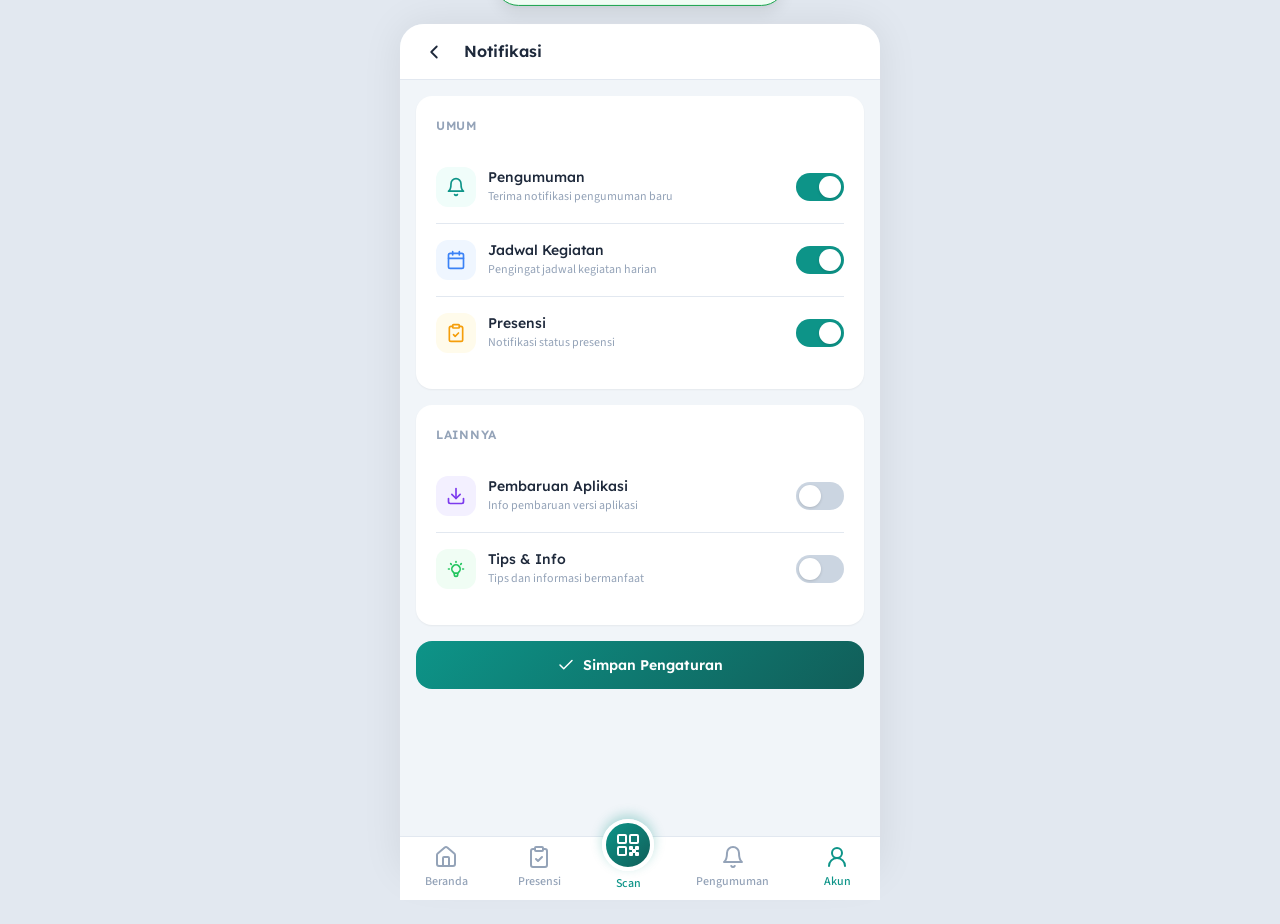
<file: notifikasi.html>
<!DOCTYPE html>
<html lang="id">
<head>
  <meta charset="UTF-8" />
  <meta name="viewport" content="width=device-width, initial-scale=1.0" />
  <title>Notifikasi — Absensi Santri</title>
  <link rel="stylesheet" href="css/style.css" />
  <link rel="stylesheet" href="css/dashboard.css" />
  <link rel="stylesheet" href="css/settings.css" />
  <link rel="stylesheet" href="css/scan.css" />
</head>
<body>

  <div class="app-container">

    <!-- ===== SUB-PAGE HEADER ===== -->
    <div class="subpage-header">
      <button class="btn-back" onclick="window.location.href='akun.html'" aria-label="Kembali">
        <svg xmlns="http://www.w3.org/2000/svg" width="22" height="22" viewBox="0 0 24 24" fill="none" stroke="currentColor" stroke-linecap="round" stroke-linejoin="round" stroke-width="2"><polyline points="15 18 9 12 15 6"/></svg>
      </button>
      <h1 class="subpage-title">Notifikasi</h1>
    </div>

    <!-- ===== CONTENT ===== -->
    <div class="settings-content">

      <!-- Umum -->
      <div class="settings-card">
        <h2 class="settings-card-title">Umum</h2>

        <!-- Pengumuman -->
        <div class="toggle-item">
          <div class="toggle-item-icon teal">
            <svg xmlns="http://www.w3.org/2000/svg" width="20" height="20" viewBox="0 0 24 24" fill="none" stroke="currentColor" stroke-linecap="round" stroke-linejoin="round" stroke-width="2"><path d="M6 8a6 6 0 0 1 12 0c0 7 3 9 3 9H3s3-2 3-9"/><path d="M10.3 21a1.94 1.94 0 0 0 3.4 0"/></svg>
          </div>
          <div class="toggle-item-text">
            <span class="toggle-item-label">Pengumuman</span>
            <span class="toggle-item-sub">Terima notifikasi pengumuman baru</span>
          </div>
          <label class="toggle-switch">
            <input type="checkbox" checked />
            <span class="toggle-slider"></span>
          </label>
        </div>

        <!-- Jadwal Kegiatan -->
        <div class="toggle-item">
          <div class="toggle-item-icon blue">
            <svg xmlns="http://www.w3.org/2000/svg" width="20" height="20" viewBox="0 0 24 24" fill="none" stroke="currentColor" stroke-linecap="round" stroke-linejoin="round" stroke-width="2"><rect x="3" y="4" width="18" height="18" rx="2" ry="2"/><line x1="16" y1="2" x2="16" y2="6"/><line x1="8" y1="2" x2="8" y2="6"/><line x1="3" y1="10" x2="21" y2="10"/></svg>
          </div>
          <div class="toggle-item-text">
            <span class="toggle-item-label">Jadwal Kegiatan</span>
            <span class="toggle-item-sub">Pengingat jadwal kegiatan harian</span>
          </div>
          <label class="toggle-switch">
            <input type="checkbox" checked />
            <span class="toggle-slider"></span>
          </label>
        </div>

        <!-- Presensi -->
        <div class="toggle-item">
          <div class="toggle-item-icon amber">
            <svg xmlns="http://www.w3.org/2000/svg" width="20" height="20" viewBox="0 0 24 24" fill="none" stroke="currentColor" stroke-linecap="round" stroke-linejoin="round" stroke-width="2"><rect width="8" height="4" x="8" y="2" rx="1" ry="1"/><path d="M16 4h2a2 2 0 0 1 2 2v14a2 2 0 0 1-2 2H6a2 2 0 0 1-2-2V6a2 2 0 0 1 2-2h2"/><path d="m9 14l2 2l4-4"/></svg>
          </div>
          <div class="toggle-item-text">
            <span class="toggle-item-label">Presensi</span>
            <span class="toggle-item-sub">Notifikasi status presensi</span>
          </div>
          <label class="toggle-switch">
            <input type="checkbox" checked />
            <span class="toggle-slider"></span>
          </label>
        </div>
      </div>

      <!-- Lainnya -->
      <div class="settings-card">
        <h2 class="settings-card-title">Lainnya</h2>

        <!-- Pembaruan Aplikasi -->
        <div class="toggle-item">
          <div class="toggle-item-icon purple">
            <svg xmlns="http://www.w3.org/2000/svg" width="20" height="20" viewBox="0 0 24 24" fill="none" stroke="currentColor" stroke-linecap="round" stroke-linejoin="round" stroke-width="2"><path d="M21 15v4a2 2 0 0 1-2 2H5a2 2 0 0 1-2-2v-4"/><polyline points="7 10 12 15 17 10"/><line x1="12" y1="15" x2="12" y2="3"/></svg>
          </div>
          <div class="toggle-item-text">
            <span class="toggle-item-label">Pembaruan Aplikasi</span>
            <span class="toggle-item-sub">Info pembaruan versi aplikasi</span>
          </div>
          <label class="toggle-switch">
            <input type="checkbox" />
            <span class="toggle-slider"></span>
          </label>
        </div>

        <!-- Tips & Info -->
        <div class="toggle-item">
          <div class="toggle-item-icon green">
            <svg xmlns="http://www.w3.org/2000/svg" width="20" height="20" viewBox="0 0 24 24" fill="none" stroke="currentColor" stroke-linecap="round" stroke-linejoin="round" stroke-width="2"><path d="M9.663 17h4.673M12 3v1m6.364 1.636l-.707.707M21 12h-1M4 12H3m3.343-5.657l-.707-.707m2.828 9.9a5 5 0 1 1 7.072 0l-.548.547A3.374 3.374 0 0 0 14 18.469V19a2 2 0 1 1-4 0v-.531c0-.895-.356-1.754-.988-2.386l-.548-.547z"/></svg>
          </div>
          <div class="toggle-item-text">
            <span class="toggle-item-label">Tips & Info</span>
            <span class="toggle-item-sub">Tips dan informasi bermanfaat</span>
          </div>
          <label class="toggle-switch">
            <input type="checkbox" />
            <span class="toggle-slider"></span>
          </label>
        </div>
      </div>

      <!-- Save Button -->
      <button class="btn-save" id="btnSave">
        <svg xmlns="http://www.w3.org/2000/svg" width="18" height="18" viewBox="0 0 24 24" fill="none" stroke="currentColor" stroke-linecap="round" stroke-linejoin="round" stroke-width="2"><polyline points="20 6 9 17 4 12"/></svg>
        Simpan Pengaturan
      </button>

    </div>

    <!-- ===== BOTTOM NAVIGATION ===== -->
    <nav class="bottom-nav">
      <a href="dashboard.html" class="nav-tab">
        <svg xmlns="http://www.w3.org/2000/svg" width="24" height="24" viewBox="0 0 24 24" fill="none" stroke="currentColor" stroke-linecap="round" stroke-linejoin="round" stroke-width="2"><path d="M15 21v-8a1 1 0 0 0-1-1h-4a1 1 0 0 0-1 1v8"/><path d="M3 10a2 2 0 0 1 .709-1.528l7-5.999a2 2 0 0 1 2.582 0l7 5.999A2 2 0 0 1 21 10v9a2 2 0 0 1-2 2H5a2 2 0 0 1-2-2z"/></svg>
        <span class="nav-tab-label">Beranda</span>
      </a>
      <a href="presensi.html" class="nav-tab">
        <svg xmlns="http://www.w3.org/2000/svg" width="24" height="24" viewBox="0 0 24 24" fill="none" stroke="currentColor" stroke-linecap="round" stroke-linejoin="round" stroke-width="2"><rect width="8" height="4" x="8" y="2" rx="1" ry="1"/><path d="M16 4h2a2 2 0 0 1 2 2v14a2 2 0 0 1-2 2H6a2 2 0 0 1-2-2V6a2 2 0 0 1 2-2h2"/><path d="m9 14l2 2l4-4"/></svg>
        <span class="nav-tab-label">Presensi</span>
      </a>
      <!-- Scan QR -->
      <div class="nav-qr-wrap">
        <a href="#" class="nav-qr-btn" aria-label="Scan QR Code">
          <svg xmlns="http://www.w3.org/2000/svg" width="24" height="24" viewBox="0 0 24 24" fill="none" stroke="currentColor" stroke-linecap="round" stroke-linejoin="round" stroke-width="2"><rect x="2" y="2" width="8" height="8" rx="1"/><rect x="14" y="2" width="8" height="8" rx="1"/><rect x="2" y="14" width="8" height="8" rx="1"/><path d="M14 14h2v2h-2z"/><path d="M20 14h2v2h-2z"/><path d="M14 20h2v2h-2z"/><path d="M20 20h2v2h-2z"/><path d="M17 17h2v2h-2z"/></svg>
        </a>
        <span class="nav-qr-label">Scan</span>
      </div>
      <a href="pengumuman.html" class="nav-tab">
        <svg xmlns="http://www.w3.org/2000/svg" width="24" height="24" viewBox="0 0 24 24" fill="none" stroke="currentColor" stroke-linecap="round" stroke-linejoin="round" stroke-width="2"><path d="M6 8a6 6 0 0 1 12 0c0 7 3 9 3 9H3s3-2 3-9"/><path d="M10.3 21a1.94 1.94 0 0 0 3.4 0"/></svg>
        <span class="nav-tab-label">Pengumuman</span>
      </a>
      <a href="akun.html" class="nav-tab active">
        <svg xmlns="http://www.w3.org/2000/svg" width="24" height="24" viewBox="0 0 24 24" fill="none" stroke="currentColor" stroke-linecap="round" stroke-linejoin="round" stroke-width="2"><circle cx="12" cy="8" r="5"/><path d="M20 21a8 8 0 1 0-16 0"/></svg>
        <span class="nav-tab-label">Akun</span>
      </a>
    </nav>

  </div>

  <!-- Toast -->
  <div class="settings-toast" id="toast">
    <svg xmlns="http://www.w3.org/2000/svg" width="18" height="18" viewBox="0 0 24 24" fill="none" stroke="currentColor" stroke-linecap="round" stroke-linejoin="round" stroke-width="2"><path d="M22 11.08V12a10 10 0 1 1-5.93-9.14"/><polyline points="22 4 12 14.01 9 11.01"/></svg>
    Pengaturan notifikasi disimpan!
  </div>

  <script src="js/attendance-store.js"></script>
  <script src="js/notifikasi.js"></script>
  <script src="js/scan.js"></script>
</body>
</html>
</file>
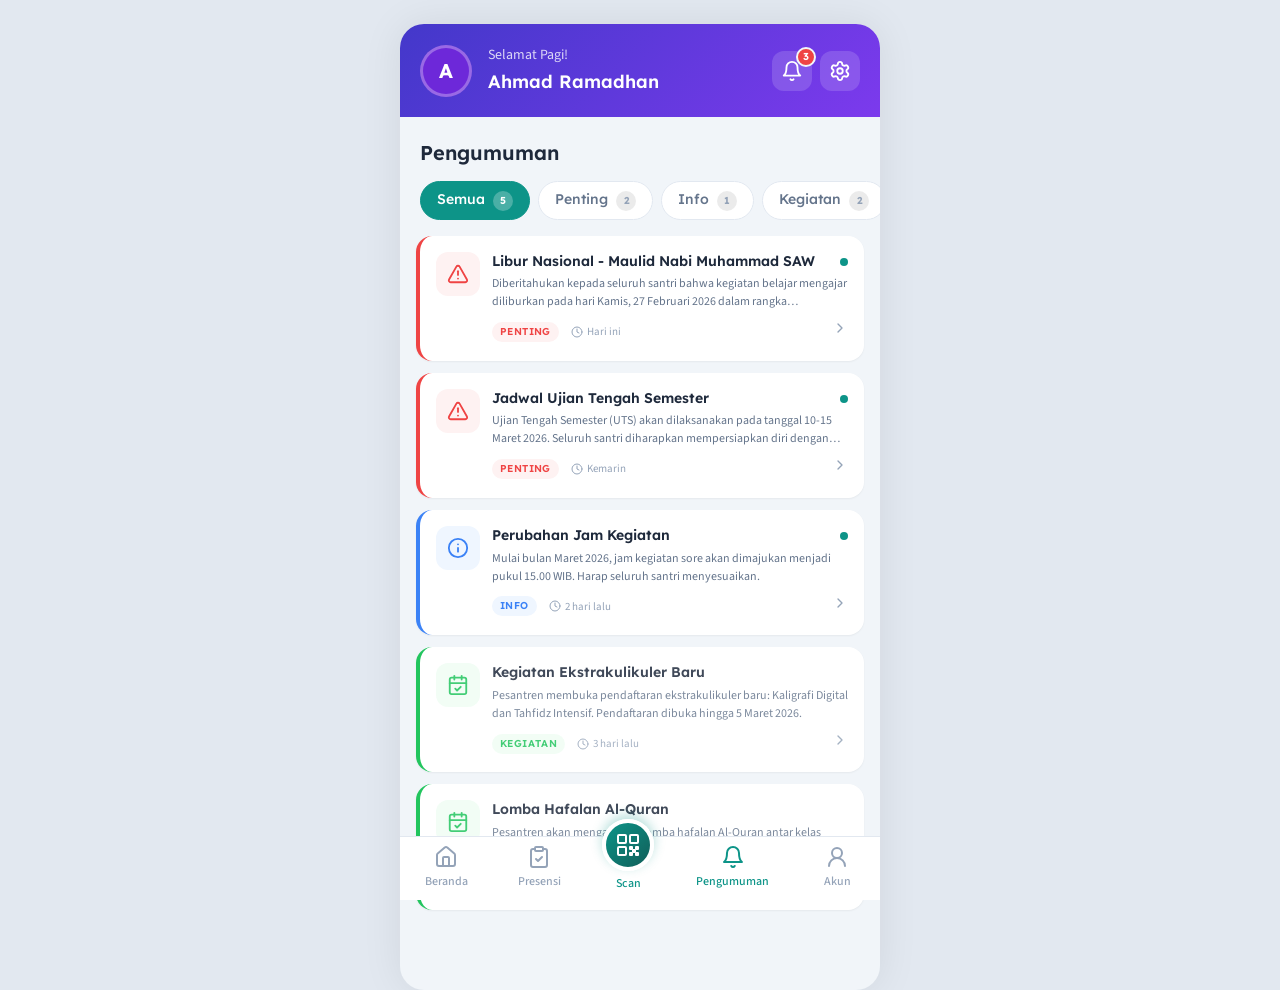
<file: pengumuman.html>
<!DOCTYPE html>
<html lang="id">
<head>
  <meta charset="UTF-8" />
  <meta name="viewport" content="width=device-width, initial-scale=1.0" />
  <title>Pengumuman — Absensi Santri</title>
  <link rel="stylesheet" href="css/style.css" />
  <link rel="stylesheet" href="css/dashboard.css" />
  <link rel="stylesheet" href="css/pengumuman.css" />
  <link rel="stylesheet" href="css/scan.css" />
</head>
<body>

  <div class="app-container">

    <!-- ===== GREETING CARD ===== -->
    <div class="greeting-card">
      <div class="greeting-left">
        <div class="greeting-avatar">A</div>
        <div class="greeting-text">
          <span class="greeting-label">Selamat Pagi!</span>
          <span class="greeting-name">Ahmad Ramadhan</span>
        </div>
      </div>
      <div class="greeting-actions">
        <div class="notification-badge" id="notifBadge">
          <svg xmlns="http://www.w3.org/2000/svg" width="24" height="24" viewBox="0 0 24 24" fill="none" stroke="currentColor" stroke-linecap="round" stroke-linejoin="round" stroke-width="2"><path d="M6 8a6 6 0 0 1 12 0c0 7 3 9 3 9H3s3-2 3-9"/><path d="M10.3 21a1.94 1.94 0 0 0 3.4 0"/></svg>
          <span class="badge-count" id="badgeCount">3</span>
        </div>
        <button class="greeting-settings" aria-label="Pengaturan">
          <svg xmlns="http://www.w3.org/2000/svg" width="24" height="24" viewBox="0 0 24 24" fill="none" stroke="currentColor" stroke-linecap="round" stroke-linejoin="round" stroke-width="2"><path d="M9.671 4.136a2.34 2.34 0 0 1 4.659 0a2.34 2.34 0 0 0 3.319 1.915a2.34 2.34 0 0 1 2.33 4.033a2.34 2.34 0 0 0 0 3.831a2.34 2.34 0 0 1-2.33 4.033a2.34 2.34 0 0 0-3.319 1.915a2.34 2.34 0 0 1-4.659 0a2.34 2.34 0 0 0-3.32-1.915a2.34 2.34 0 0 1-2.33-4.033a2.34 2.34 0 0 0 0-3.831A2.34 2.34 0 0 1 6.35 6.051a2.34 2.34 0 0 0 3.319-1.915"/><circle cx="12" cy="12" r="3"/></svg>
        </button>
      </div>
    </div>

    <!-- ===== PAGE TITLE ===== -->
    <div class="page-title-section">
      <h1 class="page-title">Pengumuman</h1>
    </div>

    <!-- ===== FILTER TABS ===== -->
    <div class="filter-tabs-wrapper">
      <div class="filter-tabs">
        <button class="filter-tab active" data-filter="semua">
          Semua <span class="tab-count">5</span>
        </button>
        <button class="filter-tab" data-filter="penting">
          Penting <span class="tab-count">2</span>
        </button>
        <button class="filter-tab" data-filter="info">
          Info <span class="tab-count">1</span>
        </button>
        <button class="filter-tab" data-filter="kegiatan">
          Kegiatan <span class="tab-count">2</span>
        </button>
      </div>
    </div>

    <!-- ===== ANNOUNCEMENT LIST ===== -->
    <div class="announcement-list" id="announcementList">

      <!-- Card 1: Penting - Unread -->
      <div class="announcement-card" data-type="penting" data-id="1">
        <div class="announcement-card-inner">
          <div class="announcement-icon">
            <svg xmlns="http://www.w3.org/2000/svg" width="24" height="24" viewBox="0 0 24 24" fill="none" stroke="currentColor" stroke-linecap="round" stroke-linejoin="round" stroke-width="2"><path d="m21.73 18-8-14a2 2 0 0 0-3.48 0l-8 14A2 2 0 0 0 4 21h16a2 2 0 0 0 1.73-3"/><line x1="12" y1="9" x2="12" y2="13"/><line x1="12" y1="17" x2="12.01" y2="17"/></svg>
          </div>
          <div class="announcement-content">
            <div class="announcement-header">
              <span class="announcement-title">Libur Nasional - Maulid Nabi Muhammad SAW</span>
              <span class="unread-dot"></span>
            </div>
            <p class="announcement-preview">Diberitahukan kepada seluruh santri bahwa kegiatan belajar mengajar diliburkan pada hari Kamis, 27 Februari 2026 dalam rangka memperingati Maulid Nabi Muhammad SAW.</p>
            <div class="announcement-footer">
              <div class="announcement-meta">
                <span class="announcement-badge">Penting</span>
                <span class="announcement-time">
                  <svg xmlns="http://www.w3.org/2000/svg" width="12" height="12" viewBox="0 0 24 24" fill="none" stroke="currentColor" stroke-linecap="round" stroke-linejoin="round" stroke-width="2"><circle cx="12" cy="12" r="10"/><polyline points="12 6 12 12 16 14"/></svg>
                  Hari ini
                </span>
              </div>
              <span class="announcement-arrow">
                <svg xmlns="http://www.w3.org/2000/svg" width="16" height="16" viewBox="0 0 24 24" fill="none" stroke="currentColor" stroke-linecap="round" stroke-linejoin="round" stroke-width="2"><polyline points="9 18 15 12 9 6"/></svg>
              </span>
            </div>
          </div>
        </div>
        <div class="announcement-full-content">
          <div class="full-text">
            Diberitahukan kepada seluruh santri bahwa kegiatan belajar mengajar diliburkan pada hari Kamis, 27 Februari 2026 dalam rangka memperingati Maulid Nabi Muhammad SAW. Seluruh santri diharapkan untuk tetap menjaga adab dan mengikuti kegiatan peringatan yang diselenggarakan oleh pesantren. Kegiatan belajar mengajar akan kembali normal pada hari Jumat, 28 Februari 2026.
          </div>
        </div>
      </div>

      <!-- Card 2: Penting - Unread -->
      <div class="announcement-card" data-type="penting" data-id="2">
        <div class="announcement-card-inner">
          <div class="announcement-icon">
            <svg xmlns="http://www.w3.org/2000/svg" width="24" height="24" viewBox="0 0 24 24" fill="none" stroke="currentColor" stroke-linecap="round" stroke-linejoin="round" stroke-width="2"><path d="m21.73 18-8-14a2 2 0 0 0-3.48 0l-8 14A2 2 0 0 0 4 21h16a2 2 0 0 0 1.73-3"/><line x1="12" y1="9" x2="12" y2="13"/><line x1="12" y1="17" x2="12.01" y2="17"/></svg>
          </div>
          <div class="announcement-content">
            <div class="announcement-header">
              <span class="announcement-title">Jadwal Ujian Tengah Semester</span>
              <span class="unread-dot"></span>
            </div>
            <p class="announcement-preview">Ujian Tengah Semester (UTS) akan dilaksanakan pada tanggal 10-15 Maret 2026. Seluruh santri diharapkan mempersiapkan diri dengan baik.</p>
            <div class="announcement-footer">
              <div class="announcement-meta">
                <span class="announcement-badge">Penting</span>
                <span class="announcement-time">
                  <svg xmlns="http://www.w3.org/2000/svg" width="12" height="12" viewBox="0 0 24 24" fill="none" stroke="currentColor" stroke-linecap="round" stroke-linejoin="round" stroke-width="2"><circle cx="12" cy="12" r="10"/><polyline points="12 6 12 12 16 14"/></svg>
                  Kemarin
                </span>
              </div>
              <span class="announcement-arrow">
                <svg xmlns="http://www.w3.org/2000/svg" width="16" height="16" viewBox="0 0 24 24" fill="none" stroke="currentColor" stroke-linecap="round" stroke-linejoin="round" stroke-width="2"><polyline points="9 18 15 12 9 6"/></svg>
              </span>
            </div>
          </div>
        </div>
        <div class="announcement-full-content">
          <div class="full-text">
            Ujian Tengah Semester (UTS) akan dilaksanakan pada tanggal 10-15 Maret 2026. Seluruh santri diharapkan mempersiapkan diri dengan baik. Materi ujian meliputi seluruh materi yang telah diajarkan dari awal semester hingga pertemuan terakhir sebelum ujian. Jadwal detail per mata pelajaran akan diumumkan melalui musyrif masing-masing kelas.
          </div>
        </div>
      </div>

      <!-- Card 3: Info - Unread -->
      <div class="announcement-card" data-type="info" data-id="3">
        <div class="announcement-card-inner">
          <div class="announcement-icon">
            <svg xmlns="http://www.w3.org/2000/svg" width="24" height="24" viewBox="0 0 24 24" fill="none" stroke="currentColor" stroke-linecap="round" stroke-linejoin="round" stroke-width="2"><circle cx="12" cy="12" r="10"/><line x1="12" y1="16" x2="12" y2="12"/><line x1="12" y1="8" x2="12.01" y2="8"/></svg>
          </div>
          <div class="announcement-content">
            <div class="announcement-header">
              <span class="announcement-title">Perubahan Jam Kegiatan</span>
              <span class="unread-dot"></span>
            </div>
            <p class="announcement-preview">Mulai bulan Maret 2026, jam kegiatan sore akan dimajukan menjadi pukul 15.00 WIB. Harap seluruh santri menyesuaikan.</p>
            <div class="announcement-footer">
              <div class="announcement-meta">
                <span class="announcement-badge">Info</span>
                <span class="announcement-time">
                  <svg xmlns="http://www.w3.org/2000/svg" width="12" height="12" viewBox="0 0 24 24" fill="none" stroke="currentColor" stroke-linecap="round" stroke-linejoin="round" stroke-width="2"><circle cx="12" cy="12" r="10"/><polyline points="12 6 12 12 16 14"/></svg>
                  2 hari lalu
                </span>
              </div>
              <span class="announcement-arrow">
                <svg xmlns="http://www.w3.org/2000/svg" width="16" height="16" viewBox="0 0 24 24" fill="none" stroke="currentColor" stroke-linecap="round" stroke-linejoin="round" stroke-width="2"><polyline points="9 18 15 12 9 6"/></svg>
              </span>
            </div>
          </div>
        </div>
        <div class="announcement-full-content">
          <div class="full-text">
            Mulai bulan Maret 2026, jam kegiatan sore akan dimajukan menjadi pukul 15.00 WIB. Perubahan ini berlaku untuk seluruh santri tanpa terkecuali. Harap seluruh santri menyesuaikan jadwal kegiatan pribadi agar tidak terlambat mengikuti kegiatan sore. Keterlambatan akan dicatat dalam buku pelanggaran.
          </div>
        </div>
      </div>

      <!-- Card 4: Kegiatan - Read -->
      <div class="announcement-card read" data-type="kegiatan" data-id="4">
        <div class="announcement-card-inner">
          <div class="announcement-icon">
            <svg xmlns="http://www.w3.org/2000/svg" width="24" height="24" viewBox="0 0 24 24" fill="none" stroke="currentColor" stroke-linecap="round" stroke-linejoin="round" stroke-width="2"><rect x="3" y="4" width="18" height="18" rx="2" ry="2"/><line x1="16" y1="2" x2="16" y2="6"/><line x1="8" y1="2" x2="8" y2="6"/><line x1="3" y1="10" x2="21" y2="10"/><path d="m9 16 2 2 4-4"/></svg>
          </div>
          <div class="announcement-content">
            <div class="announcement-header">
              <span class="announcement-title">Kegiatan Ekstrakulikuler Baru</span>
              <span class="unread-dot"></span>
            </div>
            <p class="announcement-preview">Pesantren membuka pendaftaran ekstrakulikuler baru: Kaligrafi Digital dan Tahfidz Intensif. Pendaftaran dibuka hingga 5 Maret 2026.</p>
            <div class="announcement-footer">
              <div class="announcement-meta">
                <span class="announcement-badge">Kegiatan</span>
                <span class="announcement-time">
                  <svg xmlns="http://www.w3.org/2000/svg" width="12" height="12" viewBox="0 0 24 24" fill="none" stroke="currentColor" stroke-linecap="round" stroke-linejoin="round" stroke-width="2"><circle cx="12" cy="12" r="10"/><polyline points="12 6 12 12 16 14"/></svg>
                  3 hari lalu
                </span>
              </div>
              <span class="announcement-arrow">
                <svg xmlns="http://www.w3.org/2000/svg" width="16" height="16" viewBox="0 0 24 24" fill="none" stroke="currentColor" stroke-linecap="round" stroke-linejoin="round" stroke-width="2"><polyline points="9 18 15 12 9 6"/></svg>
              </span>
            </div>
          </div>
        </div>
        <div class="announcement-full-content">
          <div class="full-text">
            Pesantren membuka pendaftaran ekstrakulikuler baru: Kaligrafi Digital dan Tahfidz Intensif. Pendaftaran dibuka hingga 5 Maret 2026. Kaligrafi Digital akan diadakan setiap hari Selasa dan Kamis pukul 16.00-17.30 WIB. Tahfidz Intensif diadakan setiap hari Senin, Rabu, dan Jumat pukul 05.00-06.00 WIB. Kuota terbatas, segera daftarkan diri melalui musyrif masing-masing.
          </div>
        </div>
      </div>

      <!-- Card 5: Kegiatan - Read -->
      <div class="announcement-card read" data-type="kegiatan" data-id="5">
        <div class="announcement-card-inner">
          <div class="announcement-icon">
            <svg xmlns="http://www.w3.org/2000/svg" width="24" height="24" viewBox="0 0 24 24" fill="none" stroke="currentColor" stroke-linecap="round" stroke-linejoin="round" stroke-width="2"><rect x="3" y="4" width="18" height="18" rx="2" ry="2"/><line x1="16" y1="2" x2="16" y2="6"/><line x1="8" y1="2" x2="8" y2="6"/><line x1="3" y1="10" x2="21" y2="10"/><path d="m9 16 2 2 4-4"/></svg>
          </div>
          <div class="announcement-content">
            <div class="announcement-header">
              <span class="announcement-title">Lomba Hafalan Al-Quran</span>
              <span class="unread-dot"></span>
            </div>
            <p class="announcement-preview">Pesantren akan mengadakan lomba hafalan Al-Quran antar kelas pada tanggal 20 Maret 2026. Pendaftaran melalui musyrif masing-masing.</p>
            <div class="announcement-footer">
              <div class="announcement-meta">
                <span class="announcement-badge">Kegiatan</span>
                <span class="announcement-time">
                  <svg xmlns="http://www.w3.org/2000/svg" width="12" height="12" viewBox="0 0 24 24" fill="none" stroke="currentColor" stroke-linecap="round" stroke-linejoin="round" stroke-width="2"><circle cx="12" cy="12" r="10"/><polyline points="12 6 12 12 16 14"/></svg>
                  1 minggu lalu
                </span>
              </div>
              <span class="announcement-arrow">
                <svg xmlns="http://www.w3.org/2000/svg" width="16" height="16" viewBox="0 0 24 24" fill="none" stroke="currentColor" stroke-linecap="round" stroke-linejoin="round" stroke-width="2"><polyline points="9 18 15 12 9 6"/></svg>
              </span>
            </div>
          </div>
        </div>
        <div class="announcement-full-content">
          <div class="full-text">
            Pesantren akan mengadakan lomba hafalan Al-Quran antar kelas pada tanggal 20 Maret 2026. Pendaftaran melalui musyrif masing-masing. Kategori lomba meliputi: Juz 30, Juz 29-30, dan 5 Juz pilihan. Hadiah menarik menanti para pemenang. Mari tunjukkan kemampuan hafalan terbaik kalian!
          </div>
        </div>
      </div>

    </div>

    <!-- ===== EMPTY STATE (hidden by default) ===== -->
    <div class="announcement-empty" id="emptyState" style="display: none;">
      <div class="announcement-empty-icon">
        <svg xmlns="http://www.w3.org/2000/svg" width="36" height="36" viewBox="0 0 24 24" fill="none" stroke="currentColor" stroke-linecap="round" stroke-linejoin="round" stroke-width="1.5"><path d="M6 8a6 6 0 0 1 12 0c0 7 3 9 3 9H3s3-2 3-9"/><path d="M10.3 21a1.94 1.94 0 0 0 3.4 0"/><line x1="1" y1="1" x2="23" y2="23"/></svg>
      </div>
      <p class="announcement-empty-text">Belum ada pengumuman</p>
      <p class="announcement-empty-sub">Pengumuman baru akan muncul di sini</p>
    </div>

    <!-- ===== BOTTOM NAVIGATION ===== -->
    <nav class="bottom-nav">
      <!-- Beranda -->
      <a href="dashboard.html" class="nav-tab">
        <svg xmlns="http://www.w3.org/2000/svg" width="24" height="24" viewBox="0 0 24 24" fill="none" stroke="currentColor" stroke-linecap="round" stroke-linejoin="round" stroke-width="2"><path d="M15 21v-8a1 1 0 0 0-1-1h-4a1 1 0 0 0-1 1v8"/><path d="M3 10a2 2 0 0 1 .709-1.528l7-5.999a2 2 0 0 1 2.582 0l7 5.999A2 2 0 0 1 21 10v9a2 2 0 0 1-2 2H5a2 2 0 0 1-2-2z"/></svg>
        <span class="nav-tab-label">Beranda</span>
      </a>

      <!-- Presensi -->
      <a href="presensi.html" class="nav-tab">
        <svg xmlns="http://www.w3.org/2000/svg" width="24" height="24" viewBox="0 0 24 24" fill="none" stroke="currentColor" stroke-linecap="round" stroke-linejoin="round" stroke-width="2"><rect width="8" height="4" x="8" y="2" rx="1" ry="1"/><path d="M16 4h2a2 2 0 0 1 2 2v14a2 2 0 0 1-2 2H6a2 2 0 0 1-2-2V6a2 2 0 0 1 2-2h2"/><path d="m9 14l2 2l4-4"/></svg>
        <span class="nav-tab-label">Presensi</span>
      </a>

      <!-- Scan QR -->
      <div class="nav-qr-wrap">
        <a href="#" class="nav-qr-btn" aria-label="Scan QR Code">
          <svg xmlns="http://www.w3.org/2000/svg" width="24" height="24" viewBox="0 0 24 24" fill="none" stroke="currentColor" stroke-linecap="round" stroke-linejoin="round" stroke-width="2"><rect x="2" y="2" width="8" height="8" rx="1"/><rect x="14" y="2" width="8" height="8" rx="1"/><rect x="2" y="14" width="8" height="8" rx="1"/><path d="M14 14h2v2h-2z"/><path d="M20 14h2v2h-2z"/><path d="M14 20h2v2h-2z"/><path d="M20 20h2v2h-2z"/><path d="M17 17h2v2h-2z"/></svg>
        </a>
        <span class="nav-qr-label">Scan</span>
      </div>

      <!-- Pengumuman (Active) -->
      <a href="pengumuman.html" class="nav-tab active">
        <svg xmlns="http://www.w3.org/2000/svg" width="24" height="24" viewBox="0 0 24 24" fill="none" stroke="currentColor" stroke-linecap="round" stroke-linejoin="round" stroke-width="2"><path d="M6 8a6 6 0 0 1 12 0c0 7 3 9 3 9H3s3-2 3-9"/><path d="M10.3 21a1.94 1.94 0 0 0 3.4 0"/></svg>
        <span class="nav-tab-label">Pengumuman</span>
      </a>

      <!-- Akun -->
      <a href="akun.html" class="nav-tab">
        <svg xmlns="http://www.w3.org/2000/svg" width="24" height="24" viewBox="0 0 24 24" fill="none" stroke="currentColor" stroke-linecap="round" stroke-linejoin="round" stroke-width="2"><circle cx="12" cy="8" r="5"/><path d="M20 21a8 8 0 1 0-16 0"/></svg>
        <span class="nav-tab-label">Akun</span>
      </a>
    </nav>

  </div>

  <script src="js/attendance-store.js"></script>
  <script src="js/pengumuman.js"></script>
  <script src="js/scan.js"></script>
</body>
</html>
</file>
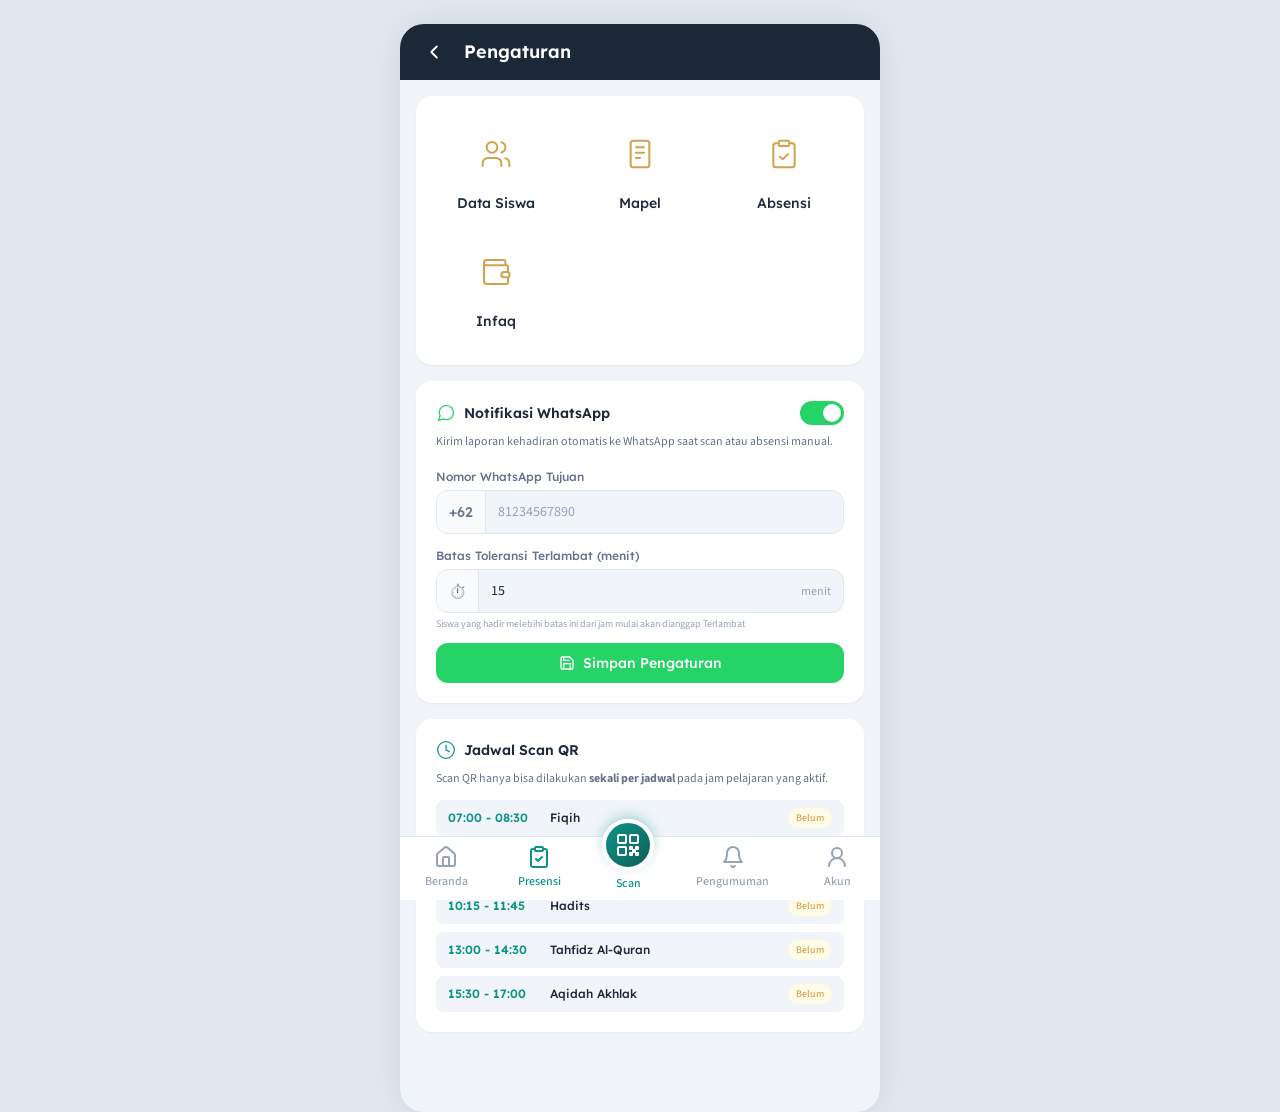
<file: presensi.html>
<!DOCTYPE html>
<html lang="id">
<head>
  <meta charset="UTF-8" />
  <meta name="viewport" content="width=device-width, initial-scale=1.0" />
  <title>Pengaturan — Absensi Santri</title>
  <link rel="stylesheet" href="css/style.css" />
  <link rel="stylesheet" href="css/dashboard.css" />
  <link rel="stylesheet" href="css/presensi.css" />
  <link rel="stylesheet" href="css/scan.css" />
</head>
<body>

  <div class="app-container">

    <!-- ===== HEADER ===== -->
    <header class="pengaturan-header">
      <button class="pengaturan-back" onclick="history.back()" aria-label="Kembali">
        <svg xmlns="http://www.w3.org/2000/svg" width="22" height="22" viewBox="0 0 24 24" fill="none" stroke="currentColor" stroke-linecap="round" stroke-linejoin="round" stroke-width="2"><path d="m15 18-6-6 6-6"/></svg>
      </button>
      <h1 class="pengaturan-title">Pengaturan</h1>
    </header>

    <!-- ===== MENU GRID ===== -->
    <div class="menu-grid-card">
      <div class="menu-grid">
        <!-- Data Siswa -->
        <a href="data-siswa.html" class="menu-grid-item">
          <div class="menu-grid-icon">
            <svg xmlns="http://www.w3.org/2000/svg" width="28" height="28" viewBox="0 0 24 24" fill="none" stroke="currentColor" stroke-linecap="round" stroke-linejoin="round" stroke-width="1.5"><path d="M16 21v-2a4 4 0 0 0-4-4H6a4 4 0 0 0-4 4v2"/><circle cx="9" cy="7" r="4"/><path d="M22 21v-2a4 4 0 0 0-3-3.87"/><path d="M16 3.13a4 4 0 0 1 0 7.75"/></svg>
          </div>
          <span class="menu-grid-label">Data Siswa</span>
        </a>

        <!-- Mapel -->
        <a href="mapel.html" class="menu-grid-item">
          <div class="menu-grid-icon">
            <svg xmlns="http://www.w3.org/2000/svg" width="28" height="28" viewBox="0 0 24 24" fill="none" stroke="currentColor" stroke-linecap="round" stroke-linejoin="round" stroke-width="1.5"><rect x="5" y="2" width="14" height="20" rx="2"/><line x1="9" y1="7" x2="15" y2="7"/><line x1="9" y1="11" x2="15" y2="11"/><line x1="9" y1="15" x2="12" y2="15"/></svg>
          </div>
          <span class="menu-grid-label">Mapel</span>
        </a>

        <!-- Absensi -->
        <a href="absensi.html" class="menu-grid-item">
          <div class="menu-grid-icon">
            <svg xmlns="http://www.w3.org/2000/svg" width="28" height="28" viewBox="0 0 24 24" fill="none" stroke="currentColor" stroke-linecap="round" stroke-linejoin="round" stroke-width="1.5"><rect width="8" height="4" x="8" y="2" rx="1" ry="1"/><path d="M16 4h2a2 2 0 0 1 2 2v14a2 2 0 0 1-2 2H6a2 2 0 0 1-2-2V6a2 2 0 0 1 2-2h2"/><path d="m9 14 2 2 4-4"/></svg>
          </div>
          <span class="menu-grid-label">Absensi</span>
        </a>

        <!-- Infaq -->
        <a href="infaq.html" class="menu-grid-item">
          <div class="menu-grid-icon">
            <svg xmlns="http://www.w3.org/2000/svg" width="28" height="28" viewBox="0 0 24 24" fill="none" stroke="currentColor" stroke-linecap="round" stroke-linejoin="round" stroke-width="1.5"><path d="M19 7V4a1 1 0 0 0-1-1H5a2 2 0 0 0 0 4h15a1 1 0 0 1 1 1v4h-3a2 2 0 0 0 0 4h3a1 1 0 0 0 1-1v-2.5"/><path d="M3 5v14a2 2 0 0 0 2 2h15a1 1 0 0 0 1-1v-4"/></svg>
          </div>
          <span class="menu-grid-label">Infaq</span>
        </a>
      </div>
    </div>

    <!-- ===== WHATSAPP SETTINGS ===== -->
    <div class="wa-settings-card" id="waSettingsCard">
      <div class="wa-settings-header">
        <span class="wa-settings-title">
          <svg xmlns="http://www.w3.org/2000/svg" width="20" height="20" viewBox="0 0 24 24" fill="none" stroke="currentColor" stroke-linecap="round" stroke-linejoin="round" stroke-width="1.5"><path d="M21 11.5a8.38 8.38 0 0 1-.9 3.8 8.5 8.5 0 0 1-7.6 4.7 8.38 8.38 0 0 1-3.8-.9L3 21l1.9-5.7a8.38 8.38 0 0 1-.9-3.8 8.5 8.5 0 0 1 4.7-7.6 8.38 8.38 0 0 1 3.8-.9h.5a8.48 8.48 0 0 1 8 8v.5z"/></svg>
          Notifikasi WhatsApp
        </span>
        <label class="wa-toggle-wrap">
          <input type="checkbox" id="waEnabled" checked />
          <span class="wa-toggle-slider"></span>
        </label>
      </div>
      <p class="wa-settings-desc">Kirim laporan kehadiran otomatis ke WhatsApp saat scan atau absensi manual.</p>
      <div class="wa-input-group">
        <label class="wa-input-label" for="waPhone">Nomor WhatsApp Tujuan</label>
        <div class="wa-input-wrap">
          <span class="wa-input-prefix">+62</span>
          <input type="tel" id="waPhone" class="wa-input" placeholder="81234567890" maxlength="15" />
        </div>
      </div>
      <div class="wa-input-group">
        <label class="wa-input-label" for="waLateMinutes">Batas Toleransi Terlambat (menit)</label>
        <div class="wa-input-wrap">
          <span class="wa-input-prefix">⏱️</span>
          <input type="number" id="waLateMinutes" class="wa-input" placeholder="15" min="1" max="60" value="15" />
          <span class="wa-input-suffix">menit</span>
        </div>
        <span class="wa-input-hint">Siswa yang hadir melebihi batas ini dari jam mulai akan dianggap Terlambat</span>
      </div>
      <button class="wa-save-btn" id="waSaveBtn">
        <svg xmlns="http://www.w3.org/2000/svg" width="16" height="16" viewBox="0 0 24 24" fill="none" stroke="currentColor" stroke-linecap="round" stroke-linejoin="round" stroke-width="2"><path d="M19 21H5a2 2 0 0 1-2-2V5a2 2 0 0 1 2-2h11l5 5v11a2 2 0 0 1-2 2z"/><polyline points="17 21 17 13 7 13 7 21"/><polyline points="7 3 7 8 15 8"/></svg>
        Simpan Pengaturan
      </button>
      <div class="wa-toast" id="waToast">
        <svg xmlns="http://www.w3.org/2000/svg" width="16" height="16" viewBox="0 0 24 24" fill="none" stroke="currentColor" stroke-linecap="round" stroke-linejoin="round" stroke-width="2"><path d="M22 11.08V12a10 10 0 1 1-5.93-9.14"/><polyline points="22 4 12 14.01 9 11.01"/></svg>
        Pengaturan WhatsApp tersimpan!
      </div>
    </div>

    <!-- ===== SCAN SCHEDULE INFO ===== -->
    <div class="scan-schedule-card" id="scanScheduleCard">
      <div class="scan-schedule-header">
        <span class="scan-schedule-title">
          <svg xmlns="http://www.w3.org/2000/svg" width="20" height="20" viewBox="0 0 24 24" fill="none" stroke="currentColor" stroke-linecap="round" stroke-linejoin="round" stroke-width="1.5"><circle cx="12" cy="12" r="10"/><polyline points="12 6 12 12 16 14"/></svg>
          Jadwal Scan QR
        </span>
      </div>
      <p class="scan-schedule-desc">Scan QR hanya bisa dilakukan <strong>sekali per jadwal</strong> pada jam pelajaran yang aktif.</p>
      <div class="scan-schedule-list" id="scanScheduleList">
        <!-- Will be populated by JS -->
      </div>
    </div>





    <!-- ===== BOTTOM NAVIGATION ===== -->
    <nav class="bottom-nav">
      <a href="dashboard.html" class="nav-tab">
        <svg xmlns="http://www.w3.org/2000/svg" width="24" height="24" viewBox="0 0 24 24" fill="none" stroke="currentColor" stroke-linecap="round" stroke-linejoin="round" stroke-width="2"><path d="M15 21v-8a1 1 0 0 0-1-1h-4a1 1 0 0 0-1 1v8"/><path d="M3 10a2 2 0 0 1 .709-1.528l7-5.999a2 2 0 0 1 2.582 0l7 5.999A2 2 0 0 1 21 10v9a2 2 0 0 1-2 2H5a2 2 0 0 1-2-2z"/></svg>
        <span class="nav-tab-label">Beranda</span>
      </a>
      <a href="presensi.html" class="nav-tab active">
        <svg xmlns="http://www.w3.org/2000/svg" width="24" height="24" viewBox="0 0 24 24" fill="none" stroke="currentColor" stroke-linecap="round" stroke-linejoin="round" stroke-width="2"><rect width="8" height="4" x="8" y="2" rx="1" ry="1"/><path d="M16 4h2a2 2 0 0 1 2 2v14a2 2 0 0 1-2 2H6a2 2 0 0 1-2-2V6a2 2 0 0 1 2-2h2"/><path d="m9 14l2 2l4-4"/></svg>
        <span class="nav-tab-label">Presensi</span>
      </a>
      <!-- Scan QR -->
      <div class="nav-qr-wrap">
        <a href="#" class="nav-qr-btn" aria-label="Scan QR Code">
          <svg xmlns="http://www.w3.org/2000/svg" width="24" height="24" viewBox="0 0 24 24" fill="none" stroke="currentColor" stroke-linecap="round" stroke-linejoin="round" stroke-width="2"><rect x="2" y="2" width="8" height="8" rx="1"/><rect x="14" y="2" width="8" height="8" rx="1"/><rect x="2" y="14" width="8" height="8" rx="1"/><path d="M14 14h2v2h-2z"/><path d="M20 14h2v2h-2z"/><path d="M14 20h2v2h-2z"/><path d="M20 20h2v2h-2z"/><path d="M17 17h2v2h-2z"/></svg>
        </a>
        <span class="nav-qr-label">Scan</span>
      </div>
      <a href="pengumuman.html" class="nav-tab">
        <svg xmlns="http://www.w3.org/2000/svg" width="24" height="24" viewBox="0 0 24 24" fill="none" stroke="currentColor" stroke-linecap="round" stroke-linejoin="round" stroke-width="2"><path d="M6 8a6 6 0 0 1 12 0c0 7 3 9 3 9H3s3-2 3-9"/><path d="M10.3 21a1.94 1.94 0 0 0 3.4 0"/></svg>
        <span class="nav-tab-label">Pengumuman</span>
      </a>
      <a href="akun.html" class="nav-tab">
        <svg xmlns="http://www.w3.org/2000/svg" width="24" height="24" viewBox="0 0 24 24" fill="none" stroke="currentColor" stroke-linecap="round" stroke-linejoin="round" stroke-width="2"><circle cx="12" cy="8" r="5"/><path d="M20 21a8 8 0 1 0-16 0"/></svg>
        <span class="nav-tab-label">Akun</span>
      </a>
    </nav>

  </div>

  <script src="js/attendance-store.js"></script>
  <script src="js/presensi-settings.js"></script>
  <script src="js/scan.js"></script>
</body>
</html>
</file>
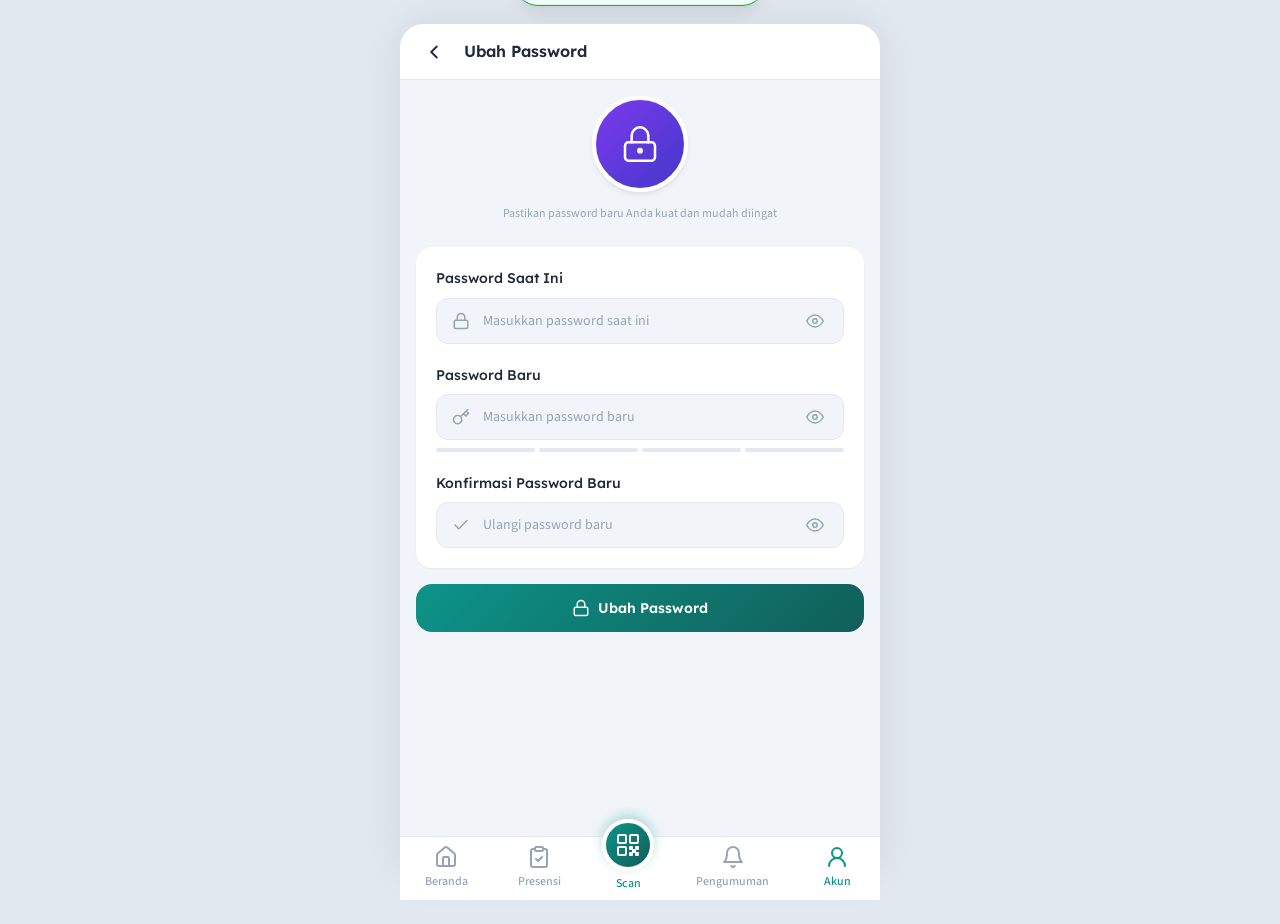
<file: ubah-password.html>
<!DOCTYPE html>
<html lang="id">
<head>
  <meta charset="UTF-8" />
  <meta name="viewport" content="width=device-width, initial-scale=1.0" />
  <title>Ubah Password — Absensi Santri</title>
  <link rel="stylesheet" href="css/style.css" />
  <link rel="stylesheet" href="css/dashboard.css" />
  <link rel="stylesheet" href="css/settings.css" />
  <link rel="stylesheet" href="css/scan.css" />
</head>
<body>

  <div class="app-container">

    <!-- ===== SUB-PAGE HEADER ===== -->
    <div class="subpage-header">
      <button class="btn-back" onclick="window.location.href='akun.html'" aria-label="Kembali">
        <svg xmlns="http://www.w3.org/2000/svg" width="22" height="22" viewBox="0 0 24 24" fill="none" stroke="currentColor" stroke-linecap="round" stroke-linejoin="round" stroke-width="2"><polyline points="15 18 9 12 15 6"/></svg>
      </button>
      <h1 class="subpage-title">Ubah Password</h1>
    </div>

    <!-- ===== CONTENT ===== -->
    <div class="settings-content">

      <!-- Lock illustration -->
      <div class="avatar-edit-section">
        <div class="avatar-edit-wrap">
          <div class="avatar-edit-img" style="background: linear-gradient(135deg, #7C3AED, #4338CA);">
            <svg xmlns="http://www.w3.org/2000/svg" width="40" height="40" viewBox="0 0 24 24" fill="none" stroke="currentColor" stroke-linecap="round" stroke-linejoin="round" stroke-width="1.5"><rect width="18" height="11" x="3" y="11" rx="2" ry="2"/><path d="M7 11V7a5 5 0 0 1 10 0v4"/><circle cx="12" cy="16" r="1"/></svg>
          </div>
        </div>
        <span class="avatar-edit-hint">Pastikan password baru Anda kuat dan mudah diingat</span>
      </div>

      <!-- Form Card -->
      <div class="settings-card">

        <!-- Password Saat Ini -->
        <div class="field-group">
          <label class="field-label" for="currentPwd">Password Saat Ini</label>
          <div class="field-input-wrap">
            <span class="field-icon">
              <svg xmlns="http://www.w3.org/2000/svg" width="18" height="18" viewBox="0 0 24 24" fill="none" stroke="currentColor" stroke-linecap="round" stroke-linejoin="round" stroke-width="2"><rect width="18" height="11" x="3" y="11" rx="2" ry="2"/><path d="M7 11V7a5 5 0 0 1 10 0v4"/></svg>
            </span>
            <input type="password" id="currentPwd" class="field-input" placeholder="Masukkan password saat ini" />
            <button type="button" class="field-pwd-toggle" data-target="currentPwd" aria-label="Tampilkan password">
              <svg class="icon-show" xmlns="http://www.w3.org/2000/svg" width="18" height="18" viewBox="0 0 24 24" fill="none" stroke="currentColor" stroke-linecap="round" stroke-linejoin="round" stroke-width="2"><path d="M1 12s4-8 11-8 11 8 11 8-4 8-11 8-11-8-11-8z"/><circle cx="12" cy="12" r="3"/></svg>
              <svg class="icon-hide" xmlns="http://www.w3.org/2000/svg" width="18" height="18" viewBox="0 0 24 24" fill="none" stroke="currentColor" stroke-linecap="round" stroke-linejoin="round" stroke-width="2"><path d="M17.94 17.94A10.07 10.07 0 0 1 12 20c-7 0-11-8-11-8a18.45 18.45 0 0 1 5.06-5.94M9.9 4.24A9.12 9.12 0 0 1 12 4c7 0 11 8 11 8a18.5 18.5 0 0 1-2.16 3.19m-6.72-1.07a3 3 0 1 1-4.24-4.24"/><line x1="1" y1="1" x2="23" y2="23"/></svg>
            </button>
          </div>
        </div>

        <!-- Password Baru -->
        <div class="field-group">
          <label class="field-label" for="newPwd">Password Baru</label>
          <div class="field-input-wrap">
            <span class="field-icon">
              <svg xmlns="http://www.w3.org/2000/svg" width="18" height="18" viewBox="0 0 24 24" fill="none" stroke="currentColor" stroke-linecap="round" stroke-linejoin="round" stroke-width="2"><path d="M21 2l-2 2m-7.61 7.61a5.5 5.5 0 1 1-7.778 7.778 5.5 5.5 0 0 1 7.777-7.777zm0 0L15.5 7.5m0 0l3 3L22 7l-3-3m-3.5 3.5L19 4"/></svg>
            </span>
            <input type="password" id="newPwd" class="field-input" placeholder="Masukkan password baru" />
            <button type="button" class="field-pwd-toggle" data-target="newPwd" aria-label="Tampilkan password">
              <svg class="icon-show" xmlns="http://www.w3.org/2000/svg" width="18" height="18" viewBox="0 0 24 24" fill="none" stroke="currentColor" stroke-linecap="round" stroke-linejoin="round" stroke-width="2"><path d="M1 12s4-8 11-8 11 8 11 8-4 8-11 8-11-8-11-8z"/><circle cx="12" cy="12" r="3"/></svg>
              <svg class="icon-hide" xmlns="http://www.w3.org/2000/svg" width="18" height="18" viewBox="0 0 24 24" fill="none" stroke="currentColor" stroke-linecap="round" stroke-linejoin="round" stroke-width="2"><path d="M17.94 17.94A10.07 10.07 0 0 1 12 20c-7 0-11-8-11-8a18.45 18.45 0 0 1 5.06-5.94M9.9 4.24A9.12 9.12 0 0 1 12 4c7 0 11 8 11 8a18.5 18.5 0 0 1-2.16 3.19m-6.72-1.07a3 3 0 1 1-4.24-4.24"/><line x1="1" y1="1" x2="23" y2="23"/></svg>
            </button>
          </div>
          <!-- Strength Bar -->
          <div class="pwd-strength" id="pwdStrength" data-strength="0">
            <div class="pwd-strength-bar"></div>
            <div class="pwd-strength-bar"></div>
            <div class="pwd-strength-bar"></div>
            <div class="pwd-strength-bar"></div>
          </div>
          <span class="pwd-strength-text" id="pwdStrengthText"></span>
        </div>

        <!-- Konfirmasi Password -->
        <div class="field-group">
          <label class="field-label" for="confirmPwd">Konfirmasi Password Baru</label>
          <div class="field-input-wrap">
            <span class="field-icon">
              <svg xmlns="http://www.w3.org/2000/svg" width="18" height="18" viewBox="0 0 24 24" fill="none" stroke="currentColor" stroke-linecap="round" stroke-linejoin="round" stroke-width="2"><polyline points="20 6 9 17 4 12"/></svg>
            </span>
            <input type="password" id="confirmPwd" class="field-input" placeholder="Ulangi password baru" />
            <button type="button" class="field-pwd-toggle" data-target="confirmPwd" aria-label="Tampilkan password">
              <svg class="icon-show" xmlns="http://www.w3.org/2000/svg" width="18" height="18" viewBox="0 0 24 24" fill="none" stroke="currentColor" stroke-linecap="round" stroke-linejoin="round" stroke-width="2"><path d="M1 12s4-8 11-8 11 8 11 8-4 8-11 8-11-8-11-8z"/><circle cx="12" cy="12" r="3"/></svg>
              <svg class="icon-hide" xmlns="http://www.w3.org/2000/svg" width="18" height="18" viewBox="0 0 24 24" fill="none" stroke="currentColor" stroke-linecap="round" stroke-linejoin="round" stroke-width="2"><path d="M17.94 17.94A10.07 10.07 0 0 1 12 20c-7 0-11-8-11-8a18.45 18.45 0 0 1 5.06-5.94M9.9 4.24A9.12 9.12 0 0 1 12 4c7 0 11 8 11 8a18.5 18.5 0 0 1-2.16 3.19m-6.72-1.07a3 3 0 1 1-4.24-4.24"/><line x1="1" y1="1" x2="23" y2="23"/></svg>
            </button>
          </div>
        </div>
      </div>

      <!-- Save Button -->
      <button class="btn-save" id="btnSave">
        <svg xmlns="http://www.w3.org/2000/svg" width="18" height="18" viewBox="0 0 24 24" fill="none" stroke="currentColor" stroke-linecap="round" stroke-linejoin="round" stroke-width="2"><rect width="18" height="11" x="3" y="11" rx="2" ry="2"/><path d="M7 11V7a5 5 0 0 1 10 0v4"/></svg>
        Ubah Password
      </button>

    </div>

    <!-- ===== BOTTOM NAVIGATION ===== -->
    <nav class="bottom-nav">
      <a href="dashboard.html" class="nav-tab">
        <svg xmlns="http://www.w3.org/2000/svg" width="24" height="24" viewBox="0 0 24 24" fill="none" stroke="currentColor" stroke-linecap="round" stroke-linejoin="round" stroke-width="2"><path d="M15 21v-8a1 1 0 0 0-1-1h-4a1 1 0 0 0-1 1v8"/><path d="M3 10a2 2 0 0 1 .709-1.528l7-5.999a2 2 0 0 1 2.582 0l7 5.999A2 2 0 0 1 21 10v9a2 2 0 0 1-2 2H5a2 2 0 0 1-2-2z"/></svg>
        <span class="nav-tab-label">Beranda</span>
      </a>
      <a href="presensi.html" class="nav-tab">
        <svg xmlns="http://www.w3.org/2000/svg" width="24" height="24" viewBox="0 0 24 24" fill="none" stroke="currentColor" stroke-linecap="round" stroke-linejoin="round" stroke-width="2"><rect width="8" height="4" x="8" y="2" rx="1" ry="1"/><path d="M16 4h2a2 2 0 0 1 2 2v14a2 2 0 0 1-2 2H6a2 2 0 0 1-2-2V6a2 2 0 0 1 2-2h2"/><path d="m9 14l2 2l4-4"/></svg>
        <span class="nav-tab-label">Presensi</span>
      </a>
      <!-- Scan QR -->
      <div class="nav-qr-wrap">
        <a href="#" class="nav-qr-btn" aria-label="Scan QR Code">
          <svg xmlns="http://www.w3.org/2000/svg" width="24" height="24" viewBox="0 0 24 24" fill="none" stroke="currentColor" stroke-linecap="round" stroke-linejoin="round" stroke-width="2"><rect x="2" y="2" width="8" height="8" rx="1"/><rect x="14" y="2" width="8" height="8" rx="1"/><rect x="2" y="14" width="8" height="8" rx="1"/><path d="M14 14h2v2h-2z"/><path d="M20 14h2v2h-2z"/><path d="M14 20h2v2h-2z"/><path d="M20 20h2v2h-2z"/><path d="M17 17h2v2h-2z"/></svg>
        </a>
        <span class="nav-qr-label">Scan</span>
      </div>
      <a href="pengumuman.html" class="nav-tab">
        <svg xmlns="http://www.w3.org/2000/svg" width="24" height="24" viewBox="0 0 24 24" fill="none" stroke="currentColor" stroke-linecap="round" stroke-linejoin="round" stroke-width="2"><path d="M6 8a6 6 0 0 1 12 0c0 7 3 9 3 9H3s3-2 3-9"/><path d="M10.3 21a1.94 1.94 0 0 0 3.4 0"/></svg>
        <span class="nav-tab-label">Pengumuman</span>
      </a>
      <a href="akun.html" class="nav-tab active">
        <svg xmlns="http://www.w3.org/2000/svg" width="24" height="24" viewBox="0 0 24 24" fill="none" stroke="currentColor" stroke-linecap="round" stroke-linejoin="round" stroke-width="2"><circle cx="12" cy="8" r="5"/><path d="M20 21a8 8 0 1 0-16 0"/></svg>
        <span class="nav-tab-label">Akun</span>
      </a>
    </nav>

  </div>

  <!-- Toast -->
  <div class="settings-toast" id="toast">
    <svg xmlns="http://www.w3.org/2000/svg" width="18" height="18" viewBox="0 0 24 24" fill="none" stroke="currentColor" stroke-linecap="round" stroke-linejoin="round" stroke-width="2"><path d="M22 11.08V12a10 10 0 1 1-5.93-9.14"/><polyline points="22 4 12 14.01 9 11.01"/></svg>
    Password berhasil diubah!
  </div>

  <script src="js/attendance-store.js"></script>
  <script src="js/ubah-password.js"></script>
  <script src="js/scan.js"></script>
</body>
</html>
</file>
<file: css/style.css>
/* ============================================
   Absensi Santri - Design Tokens & Global Styles
   ============================================ */

@import url('https://fonts.googleapis.com/css2?family=Lexend:wght@300;400;500;600;700&family=Source+Sans+3:ital,wght@0,300;0,400;0,500;0,600;1,300;1,400&display=swap');

/* --- Design Tokens --- */
:root {
  /* Colors */
  --color-primary: #0D9488;
  --color-primary-dark: #115E59;
  --color-primary-darker: #0A3D38;
  --color-primary-light: #2CC3BC;
  --color-primary-lightest: #F0FDFA;
  --color-accent: #D4A24C;
  --color-accent-light: #FEFCE8;

  --color-text-primary: #1E293B;
  --color-text-secondary: #64748B;
  --color-text-muted: #94A3B8;
  --color-text-white: #FFFFFF;

  --color-bg-white: #FFFFFF;
  --color-bg-light: #F8FAFC;
  --color-bg-input: #F1F5F9;
  --color-border: #E2E8F0;
  --color-border-focus: #0D9488;

  --color-error: #DC2626;
  --color-error-bg: #FEF2F2;
  --color-success: #16A34A;
  --color-success-bg: #F0FDF4;

  /* Typography */
  --font-heading: 'Lexend', sans-serif;
  --font-body: 'Source Sans 3', sans-serif;

  /* Font Sizes */
  --text-xs: 0.75rem;
  --text-sm: 0.875rem;
  --text-base: 1rem;
  --text-lg: 1.125rem;
  --text-xl: 1.25rem;
  --text-2xl: 1.5rem;
  --text-3xl: 1.875rem;
  --text-4xl: 2.25rem;

  /* Spacing */
  --space-1: 0.25rem;
  --space-2: 0.5rem;
  --space-3: 0.75rem;
  --space-4: 1rem;
  --space-5: 1.25rem;
  --space-6: 1.5rem;
  --space-8: 2rem;
  --space-10: 2.5rem;
  --space-12: 3rem;
  --space-16: 4rem;

  /* Border Radius */
  --radius-sm: 0.375rem;
  --radius-md: 0.5rem;
  --radius-lg: 0.75rem;
  --radius-xl: 1rem;
  --radius-2xl: 1.5rem;
  --radius-full: 9999px;

  /* Shadows */
  --shadow-sm: 0 1px 2px rgba(0, 0, 0, 0.05);
  --shadow-md: 0 4px 6px -1px rgba(0, 0, 0, 0.07), 0 2px 4px -2px rgba(0, 0, 0, 0.05);
  --shadow-lg: 0 10px 15px -3px rgba(0, 0, 0, 0.08), 0 4px 6px -4px rgba(0, 0, 0, 0.05);
  --shadow-xl: 0 20px 25px -5px rgba(0, 0, 0, 0.08), 0 8px 10px -6px rgba(0, 0, 0, 0.04);
  --shadow-input-focus: 0 0 0 3px rgba(13, 148, 136, 0.15);

  /* Transitions */
  --transition-fast: 150ms ease;
  --transition-normal: 250ms ease;
  --transition-slow: 400ms ease;
}

/* --- Reset & Base --- */
*,
*::before,
*::after {
  margin: 0;
  padding: 0;
  box-sizing: border-box;
}

html {
  font-size: 16px;
  -webkit-font-smoothing: antialiased;
  -moz-osx-font-smoothing: grayscale;
}

body {
  font-family: var(--font-body);
  color: var(--color-text-primary);
  background-color: var(--color-bg-light);
  line-height: 1.6;
  min-height: 100vh;
}

a {
  text-decoration: none;
  color: var(--color-primary);
  transition: color var(--transition-fast);
}

a:hover {
  color: var(--color-primary-dark);
}

/* --- Heading Styles --- */
.heading-1 {
  font-family: var(--font-heading);
  font-size: var(--text-3xl);
  font-weight: 600;
  line-height: 1.2;
  color: var(--color-text-primary);
}

.heading-2 {
  font-family: var(--font-heading);
  font-size: var(--text-2xl);
  font-weight: 600;
  line-height: 1.3;
  color: var(--color-text-primary);
}

.heading-3 {
  font-family: var(--font-heading);
  font-size: var(--text-xl);
  font-weight: 500;
  line-height: 1.4;
}

.text-body {
  font-family: var(--font-body);
  font-size: var(--text-base);
  font-weight: 400;
  line-height: 1.6;
}

.text-small {
  font-family: var(--font-body);
  font-size: var(--text-sm);
  font-weight: 400;
}

/* ============================================
   Page Layout
   ============================================ */

.auth-container {
  display: flex;
  min-height: 100vh;
  width: 100%;
}

/* --- Left Branding Panel --- */
.brand-panel {
  position: relative;
  width: 45%;
  min-height: 100vh;
  background: linear-gradient(135deg, var(--color-primary-dark) 0%, var(--color-primary) 50%, var(--color-primary-light) 100%);
  display: flex;
  flex-direction: column;
  align-items: center;
  justify-content: center;
  padding: var(--space-16);
  overflow: hidden;
}

.brand-panel::before {
  content: '';
  position: absolute;
  top: 0;
  left: 0;
  right: 0;
  bottom: 0;
  background-image:
    radial-gradient(circle at 20% 50%, rgba(255, 255, 255, 0.08) 0%, transparent 50%),
    radial-gradient(circle at 80% 20%, rgba(255, 255, 255, 0.05) 0%, transparent 40%),
    radial-gradient(circle at 50% 80%, rgba(255, 255, 255, 0.06) 0%, transparent 45%);
  pointer-events: none;
}

/* Islamic geometric pattern overlay */
.brand-panel::after {
  content: '';
  position: absolute;
  top: 0;
  left: 0;
  right: 0;
  bottom: 0;
  opacity: 0.06;
  background-image:
    repeating-linear-gradient(0deg, transparent, transparent 40px, rgba(255, 255, 255, 0.5) 40px, rgba(255, 255, 255, 0.5) 41px),
    repeating-linear-gradient(90deg, transparent, transparent 40px, rgba(255, 255, 255, 0.5) 40px, rgba(255, 255, 255, 0.5) 41px),
    repeating-linear-gradient(45deg, transparent, transparent 28px, rgba(255, 255, 255, 0.3) 28px, rgba(255, 255, 255, 0.3) 29px),
    repeating-linear-gradient(-45deg, transparent, transparent 28px, rgba(255, 255, 255, 0.3) 28px, rgba(255, 255, 255, 0.3) 29px);
  pointer-events: none;
}

.brand-content {
  position: relative;
  z-index: 1;
  text-align: center;
  max-width: 400px;
}

.brand-logo {
  width: 80px;
  height: 80px;
  background: rgba(255, 255, 255, 0.15);
  backdrop-filter: blur(10px);
  border-radius: var(--radius-2xl);
  display: flex;
  align-items: center;
  justify-content: center;
  margin: 0 auto var(--space-8);
  border: 1px solid rgba(255, 255, 255, 0.2);
}

.brand-logo svg {
  width: 40px;
  height: 40px;
  color: var(--color-text-white);
}

.brand-title {
  font-family: var(--font-heading);
  font-size: var(--text-4xl);
  font-weight: 700;
  color: var(--color-text-white);
  margin-bottom: var(--space-4);
  letter-spacing: -0.02em;
}

.brand-subtitle {
  font-family: var(--font-body);
  font-size: var(--text-lg);
  color: rgba(255, 255, 255, 0.85);
  line-height: 1.6;
  margin-bottom: var(--space-10);
}

.brand-features {
  display: flex;
  flex-direction: column;
  gap: var(--space-4);
  text-align: left;
}

.brand-feature {
  display: flex;
  align-items: center;
  gap: var(--space-3);
  color: rgba(255, 255, 255, 0.9);
  font-size: var(--text-sm);
  font-family: var(--font-body);
}

.brand-feature-icon {
  width: 36px;
  height: 36px;
  min-width: 36px;
  background: rgba(255, 255, 255, 0.12);
  border-radius: var(--radius-md);
  display: flex;
  align-items: center;
  justify-content: center;
  font-size: var(--text-lg);
}

/* Decorative floating shapes */
.floating-shape {
  position: absolute;
  border-radius: 50%;
  background: rgba(255, 255, 255, 0.06);
  pointer-events: none;
  z-index: 0;
}

.floating-shape-1 {
  width: 200px;
  height: 200px;
  top: -50px;
  right: -60px;
  animation: float 8s ease-in-out infinite;
}

.floating-shape-2 {
  width: 150px;
  height: 150px;
  bottom: 80px;
  left: -40px;
  animation: float 6s ease-in-out infinite reverse;
}

.floating-shape-3 {
  width: 100px;
  height: 100px;
  top: 40%;
  right: 10%;
  animation: float 10s ease-in-out infinite 2s;
}

@keyframes float {
  0%, 100% { transform: translateY(0) rotate(0deg); }
  50% { transform: translateY(-20px) rotate(5deg); }
}

/* --- Right Form Panel --- */
.form-panel {
  width: 55%;
  min-height: 100vh;
  display: flex;
  align-items: center;
  justify-content: center;
  padding: var(--space-8);
  background-color: var(--color-bg-white);
  position: relative;
}

.form-wrapper {
  width: 100%;
  max-width: 440px;
  position: relative;
}

/* --- Form Container & Toggle --- */
.form-container {
  position: relative;
  overflow: hidden;
}

.form-section {
  transition: opacity var(--transition-slow), transform var(--transition-slow);
}

.form-section.hidden {
  display: none;
}

.form-section.slide-out-left {
  opacity: 0;
  transform: translateX(-30px);
}

.form-section.slide-in-right {
  opacity: 0;
  transform: translateX(30px);
}

/* --- Form Header --- */
.form-header {
  margin-bottom: var(--space-8);
}

.form-header .greeting {
  display: inline-flex;
  align-items: center;
  gap: var(--space-2);
  background: var(--color-primary-lightest);
  color: var(--color-primary);
  padding: var(--space-1) var(--space-3);
  border-radius: var(--radius-full);
  font-size: var(--text-xs);
  font-weight: 500;
  font-family: var(--font-heading);
  text-transform: uppercase;
  letter-spacing: 0.05em;
  margin-bottom: var(--space-4);
}

.form-header h1 {
  font-family: var(--font-heading);
  font-size: var(--text-2xl);
  font-weight: 600;
  color: var(--color-text-primary);
  margin-bottom: var(--space-2);
}

.form-header p {
  font-family: var(--font-body);
  font-size: var(--text-base);
  color: var(--color-text-secondary);
}

/* --- Form Elements --- */
.form-group {
  margin-bottom: var(--space-5);
}

.form-label {
  display: block;
  font-family: var(--font-heading);
  font-size: var(--text-sm);
  font-weight: 500;
  color: var(--color-text-primary);
  margin-bottom: var(--space-2);
}

.input-wrapper {
  position: relative;
  display: flex;
  align-items: center;
}

.input-icon {
  position: absolute;
  left: var(--space-4);
  width: 20px;
  height: 20px;
  color: var(--color-text-muted);
  pointer-events: none;
  transition: color var(--transition-fast);
  display: flex;
  align-items: center;
  justify-content: center;
}

.input-icon svg {
  width: 20px;
  height: 20px;
}

.form-input {
  width: 100%;
  height: 48px;
  padding: 0 var(--space-4) 0 calc(var(--space-4) + 20px + var(--space-3));
  background-color: var(--color-bg-input);
  border: 1.5px solid var(--color-border);
  border-radius: var(--radius-lg);
  font-family: var(--font-body);
  font-size: var(--text-base);
  color: var(--color-text-primary);
  transition: all var(--transition-fast);
  outline: none;
}

.form-input::placeholder {
  color: var(--color-text-muted);
  font-size: var(--text-sm);
}

.form-input:hover {
  border-color: var(--color-primary-light);
}

.form-input:focus {
  border-color: var(--color-border-focus);
  background-color: var(--color-bg-white);
  box-shadow: var(--shadow-input-focus);
}

.form-input:focus ~ .input-icon,
.form-input:focus + .input-icon {
  color: var(--color-primary);
}

/* Reverse order for sibling selector - icon before input */
.input-wrapper:focus-within .input-icon {
  color: var(--color-primary);
}

.form-input.has-error {
  border-color: var(--color-error);
  background-color: var(--color-error-bg);
}

.form-input.has-error:focus {
  box-shadow: 0 0 0 3px rgba(220, 38, 38, 0.15);
}

/* Password toggle button */
.password-toggle {
  position: absolute;
  right: var(--space-3);
  width: 36px;
  height: 36px;
  display: flex;
  align-items: center;
  justify-content: center;
  background: none;
  border: none;
  cursor: pointer;
  color: var(--color-text-muted);
  border-radius: var(--radius-md);
  transition: all var(--transition-fast);
}

.password-toggle:hover {
  color: var(--color-primary);
  background: var(--color-primary-lightest);
}

.password-toggle svg {
  width: 20px;
  height: 20px;
}

.password-toggle .icon-eye-off {
  display: none;
}

.password-toggle.active .icon-eye {
  display: none;
}

.password-toggle.active .icon-eye-off {
  display: block;
}

/* Error message */
.error-message {
  display: none;
  align-items: center;
  gap: var(--space-1);
  margin-top: var(--space-2);
  font-size: var(--text-xs);
  color: var(--color-error);
  font-family: var(--font-body);
}

.error-message.visible {
  display: flex;
}

.error-message svg {
  width: 14px;
  height: 14px;
  min-width: 14px;
}

/* --- Form Options Row --- */
.form-options {
  display: flex;
  align-items: center;
  justify-content: space-between;
  margin-bottom: var(--space-6);
  flex-wrap: nowrap;
}

/* Custom checkbox */
.checkbox-wrapper {
  display: flex;
  align-items: center;
  gap: var(--space-2);
  cursor: pointer;
  user-select: none;
}

.checkbox-wrapper input[type="checkbox"] {
  display: none;
}

.checkbox-custom {
  width: 18px;
  height: 18px;
  border: 1.5px solid var(--color-border);
  border-radius: var(--radius-sm);
  display: flex;
  align-items: center;
  justify-content: center;
  transition: all var(--transition-fast);
  background: var(--color-bg-white);
}

.checkbox-wrapper input[type="checkbox"]:checked + .checkbox-custom {
  background: var(--color-primary);
  border-color: var(--color-primary);
}

.checkbox-custom svg {
  width: 12px;
  height: 12px;
  color: white;
  opacity: 0;
  transform: scale(0.5);
  transition: all var(--transition-fast);
}

.checkbox-wrapper input[type="checkbox"]:checked + .checkbox-custom svg {
  opacity: 1;
  transform: scale(1);
}

.checkbox-label {
  font-size: var(--text-sm);
  color: var(--color-text-secondary);
  font-family: var(--font-body);
}

.forgot-link {
  font-size: var(--text-sm);
  color: var(--color-primary);
  font-weight: 500;
  font-family: var(--font-body);
  transition: color var(--transition-fast);
  margin-left: auto;
  white-space: nowrap;
}

.forgot-link:hover {
  color: var(--color-primary-dark);
}

/* --- Submit Button --- */
.btn-submit {
  width: 100%;
  height: 48px;
  background: linear-gradient(135deg, var(--color-primary) 0%, var(--color-primary-dark) 100%);
  color: var(--color-text-white);
  border: none;
  border-radius: var(--radius-lg);
  font-family: var(--font-heading);
  font-size: var(--text-base);
  font-weight: 500;
  cursor: pointer;
  transition: all var(--transition-normal);
  position: relative;
  overflow: hidden;
  letter-spacing: 0.01em;
}

.btn-submit::before {
  content: '';
  position: absolute;
  top: 0;
  left: -100%;
  width: 100%;
  height: 100%;
  background: linear-gradient(90deg, transparent, rgba(255, 255, 255, 0.15), transparent);
  transition: left 0.5s ease;
}

.btn-submit:hover {
  transform: translateY(-1px);
  box-shadow: 0 4px 12px rgba(13, 148, 136, 0.35);
}

.btn-submit:hover::before {
  left: 100%;
}

.btn-submit:active {
  transform: translateY(0);
  box-shadow: var(--shadow-sm);
}

/* --- Divider --- */
.form-divider {
  display: flex;
  align-items: center;
  gap: var(--space-4);
  margin: var(--space-6) 0;
}

.form-divider::before,
.form-divider::after {
  content: '';
  flex: 1;
  height: 1px;
  background: var(--color-border);
}

.form-divider span {
  font-size: var(--text-xs);
  color: var(--color-text-muted);
  font-family: var(--font-body);
  text-transform: uppercase;
  letter-spacing: 0.08em;
}

/* --- Form Footer / Switch --- */
.form-switch {
  text-align: center;
  margin-top: var(--space-8);
  font-size: var(--text-sm);
  color: var(--color-text-secondary);
  font-family: var(--font-body);
}

.form-switch a {
  color: var(--color-primary);
  font-weight: 600;
  cursor: pointer;
  transition: color var(--transition-fast);
}

.form-switch a:hover {
  color: var(--color-primary-dark);
}

/* --- Success Toast --- */
.toast {
  position: fixed;
  top: var(--space-6);
  right: var(--space-6);
  padding: var(--space-4) var(--space-6);
  background: var(--color-success-bg);
  border: 1px solid var(--color-success);
  border-radius: var(--radius-lg);
  color: var(--color-success);
  font-family: var(--font-body);
  font-size: var(--text-sm);
  font-weight: 500;
  display: flex;
  align-items: center;
  gap: var(--space-2);
  box-shadow: var(--shadow-lg);
  transform: translateX(120%);
  transition: transform var(--transition-slow);
  z-index: 100;
}

.toast.visible {
  transform: translateX(0);
}

/* ============================================
   Responsive Design
   ============================================ */

@media (max-width: 1024px) {
  .brand-panel {
    width: 40%;
    padding: var(--space-8);
  }

  .form-panel {
    width: 60%;
  }

  .brand-title {
    font-size: var(--text-3xl);
  }
}

@media (max-width: 768px) {
  .auth-container {
    flex-direction: column;
  }

  .brand-panel {
    width: 100%;
    min-height: auto;
    padding: var(--space-10) var(--space-6) var(--space-8);
  }

  .brand-features {
    display: none;
  }

  .brand-subtitle {
    margin-bottom: 0;
    font-size: var(--text-base);
  }

  .brand-title {
    font-size: var(--text-2xl);
    margin-bottom: var(--space-2);
  }

  .brand-logo {
    width: 60px;
    height: 60px;
    margin-bottom: var(--space-4);
  }

  .brand-logo svg {
    width: 30px;
    height: 30px;
  }

  .form-panel {
    width: 100%;
    min-height: auto;
    padding: var(--space-6);
  }

  .form-wrapper {
    max-width: 100%;
  }

  .floating-shape {
    display: none;
  }
}

@media (max-width: 480px) {
  .form-panel {
    padding: var(--space-5) var(--space-4);
  }

  .form-header h1 {
    font-size: var(--text-xl);
  }

  .form-header {
    text-align: center;
  }

  .form-header .greeting {
    display: inline-flex;
  }
}
</file>
<file: css/dashboard.css>
/* ============================================
   Absensi Santri - Dashboard (Mobile App Style)
   Redesigned to match mobile reference design
   ============================================ */

:root {
  /* Dashboard-specific tokens */
  --color-header-bg: #1B2838;
  --color-greeting-start: #4338CA;
  --color-greeting-end: #7C3AED;
  --color-avatar-bg: #6D28D9;
  --color-stat-hadir: #22C55E;
  --color-stat-hadir-bg: #DCFCE7;
  --color-stat-izin: #94A3B8;
  --color-stat-izin-bg: #E2E8F0;
  --color-stat-sakit: #14B8A6;
  --color-stat-sakit-bg: #CCFBF1;
  --color-stat-alpha: #F97316;
  --color-stat-alpha-bg: #FFF7ED;
  --color-pro-badge: #22C55E;
  --color-page-bg: #F1F5F9;
  --color-nav-active: #0D9488;
  --color-nav-inactive: #94A3B8;
  --bottom-nav-height: 64px;
}

/* ============================================
   Page Layout
   ============================================ */

.app-container {
  min-height: 100vh;
  background: var(--color-page-bg);
  max-width: 480px;
  margin: 0 auto;
  position: relative;
  padding-bottom: var(--bottom-nav-height);
  box-shadow: 0 0 40px rgba(0, 0, 0, 0.08);
}

/* ============================================
   Top Header
   ============================================ */

.app-header {
  background: linear-gradient(270deg, #1B2838, #2d1b4e, #1a3a5c, #1B2838);
  background-size: 600% 600%;
  animation: header-bg-shift 8s ease infinite;
  padding: var(--space-2) 0;
  overflow: hidden;
  position: relative;
}

/* Subtle shimmer overlay */
.app-header::before {
  content: '';
  position: absolute;
  inset: 0;
  background: linear-gradient(
    90deg,
    transparent 0%,
    rgba(255, 255, 255, 0.06) 45%,
    rgba(255, 255, 255, 0.12) 50%,
    rgba(255, 255, 255, 0.06) 55%,
    transparent 100%
  );
  background-size: 200% 100%;
  animation: header-shimmer 3s ease-in-out infinite;
  pointer-events: none;
  z-index: 1;
}

/* Bottom glowing line */
.app-header::after {
  content: '';
  position: absolute;
  bottom: 0;
  left: 0;
  width: 100%;
  height: 2px;
  background: linear-gradient(90deg, transparent, #7C3AED, #22C55E, #14B8A6, transparent);
  background-size: 200% 100%;
  animation: glow-line-slide 3s linear infinite;
}

.marquee-wrapper {
  display: flex;
  white-space: nowrap;
  overflow: hidden;
  position: relative;
  z-index: 2;
}

.marquee-text {
  display: inline-block;
  font-family: var(--font-heading);
  font-size: var(--text-sm);
  font-weight: 700;
  letter-spacing: 0.05em;
  text-transform: uppercase;
  background: linear-gradient(90deg, #ffffff, #a78bfa, #22d3ee, #34d399, #a78bfa, #ffffff);
  background-size: 300% 100%;
  -webkit-background-clip: text;
  background-clip: text;
  -webkit-text-fill-color: transparent;
  padding-left: 100%;
  animation:
    marquee-scroll 10s linear infinite,
    text-gradient-flow 4s ease infinite;
  filter: drop-shadow(0 0 8px rgba(167, 139, 250, 0.4));
}

/* Marquee scroll */
@keyframes marquee-scroll {
  0% {
    transform: translateX(0);
  }
  100% {
    transform: translateX(-100%);
  }
}

/* Gradient text color flow */
@keyframes text-gradient-flow {
  0%, 100% {
    background-position: 0% 50%;
  }
  50% {
    background-position: 100% 50%;
  }
}

/* Background color shift */
@keyframes header-bg-shift {
  0%, 100% {
    background-position: 0% 50%;
  }
  50% {
    background-position: 100% 50%;
  }
}

/* Shimmer sweep */
@keyframes header-shimmer {
  0% {
    background-position: -200% 0;
  }
  100% {
    background-position: 200% 0;
  }
}

/* Glowing bottom line */
@keyframes glow-line-slide {
  0% {
    background-position: -200% 0;
  }
  100% {
    background-position: 200% 0;
  }
}

/* ============================================
   Greeting Card
   ============================================ */

.greeting-card {
  background: linear-gradient(135deg, var(--color-greeting-start) 0%, var(--color-greeting-end) 100%);
  margin: 0;
  padding: var(--space-5) var(--space-5);
  display: flex;
  align-items: center;
  justify-content: space-between;
}

.greeting-left {
  display: flex;
  align-items: center;
  gap: var(--space-4);
}

.greeting-avatar {
  width: 52px;
  height: 52px;
  min-width: 52px;
  border-radius: var(--radius-full);
  background: var(--color-avatar-bg);
  border: 3px solid rgba(255, 255, 255, 0.3);
  display: flex;
  align-items: center;
  justify-content: center;
  font-family: var(--font-heading);
  font-size: var(--text-xl);
  font-weight: 700;
  color: var(--color-text-white);
}

.greeting-text {
  display: flex;
  flex-direction: column;
}

.greeting-label {
  font-family: var(--font-body);
  font-size: var(--text-sm);
  color: rgba(255, 255, 255, 0.8);
  margin-bottom: 2px;
}

.greeting-name {
  font-family: var(--font-heading);
  font-size: var(--text-lg);
  font-weight: 600;
  color: var(--color-text-white);
}

.greeting-settings {
  width: 40px;
  height: 40px;
  display: flex;
  align-items: center;
  justify-content: center;
  background: rgba(255, 255, 255, 0.15);
  border: none;
  border-radius: var(--radius-lg);
  cursor: pointer;
  color: var(--color-text-white);
  transition: background var(--transition-fast);
}

.greeting-settings:hover {
  background: rgba(255, 255, 255, 0.25);
}

.greeting-settings svg {
  width: 22px;
  height: 22px;
}

/* ============================================
   Info Card (Date + Stats)
   ============================================ */

.info-card {
  background: var(--color-bg-white);
  margin: var(--space-4) var(--space-4) 0;
  border-radius: var(--radius-xl);
  padding: var(--space-5);
  box-shadow: var(--shadow-md);
}

.info-date-row {
  display: flex;
  align-items: center;
  justify-content: space-between;
  margin-bottom: var(--space-6);
}

.info-date {
  font-family: var(--font-heading);
  font-size: var(--text-sm);
  font-weight: 600;
  color: var(--color-text-primary);
}

.info-semester {
  font-family: var(--font-heading);
  font-size: var(--text-sm);
  font-weight: 600;
  color: var(--color-text-primary);
}

/* Stats Row */
.stats-row {
  display: flex;
  justify-content: space-around;
  align-items: center;
  margin-bottom: var(--space-5);
}

.stat-item {
  display: flex;
  flex-direction: column;
  align-items: center;
  gap: var(--space-2);
}

.stat-circle {
  width: 64px;
  height: 64px;
  border-radius: var(--radius-full);
  display: flex;
  align-items: center;
  justify-content: center;
  font-family: var(--font-heading);
  font-size: var(--text-2xl);
  font-weight: 700;
  transition: transform var(--transition-fast);
}

.stat-circle:hover {
  transform: scale(1.08);
}

.stat-item.hadir .stat-circle {
  background: var(--color-stat-hadir-bg);
  color: var(--color-stat-hadir);
}

.stat-item.izin .stat-circle {
  background: var(--color-stat-izin-bg);
  color: var(--color-stat-izin);
}

.stat-item.sakit .stat-circle {
  background: var(--color-stat-sakit-bg);
  color: var(--color-stat-sakit);
}

.stat-item.alpha .stat-circle {
  background: var(--color-stat-alpha-bg);
  color: var(--color-stat-alpha);
}

.stat-item-label {
  font-family: var(--font-body);
  font-size: var(--text-sm);
  color: var(--color-text-secondary);
  font-weight: 400;
}

/* Schedule Link */
.schedule-link {
  display: flex;
  align-items: center;
  justify-content: space-between;
  padding-top: var(--space-4);
  border-top: 1px solid var(--color-border);
  text-decoration: none;
  transition: opacity var(--transition-fast);
}

.schedule-link:hover {
  opacity: 0.8;
}

.schedule-link-text {
  font-family: var(--font-body);
  font-size: var(--text-sm);
  font-weight: 500;
  color: var(--color-primary);
}

.schedule-link-arrow {
  width: 20px;
  height: 20px;
  color: var(--color-primary);
}

.schedule-link-arrow svg {
  width: 20px;
  height: 20px;
}

/* ============================================
   Agenda Card
   ============================================ */

.agenda-card {
  background: var(--color-bg-white);
  margin: var(--space-4) var(--space-4) 0;
  border-radius: var(--radius-xl);
  padding: var(--space-5);
  display: flex;
  align-items: center;
  gap: var(--space-4);
  box-shadow: var(--shadow-sm);
  cursor: pointer;
  transition: box-shadow var(--transition-fast);
}

.agenda-card:hover {
  box-shadow: var(--shadow-md);
}

.agenda-icon {
  width: 48px;
  height: 48px;
  min-width: 48px;
  border-radius: var(--radius-lg);
  background: var(--color-primary-lightest);
  display: flex;
  align-items: center;
  justify-content: center;
  color: var(--color-primary);
}

.agenda-icon svg {
  width: 24px;
  height: 24px;
}

.agenda-content {
  flex: 1;
}

.agenda-title {
  font-family: var(--font-heading);
  font-size: var(--text-base);
  font-weight: 500;
  color: var(--color-text-primary);
  margin-bottom: 2px;
}

.agenda-subtitle {
  font-family: var(--font-body);
  font-size: var(--text-xs);
  color: var(--color-text-muted);
}

.pro-badge {
  padding: 3px var(--space-3);
  background: var(--color-pro-badge);
  color: var(--color-text-white);
  border-radius: var(--radius-md);
  font-family: var(--font-heading);
  font-size: var(--text-xs);
  font-weight: 600;
  letter-spacing: 0.03em;
}

/* ============================================
   Section Card (shared)
   ============================================ */

.section-card {
  background: var(--color-bg-white);
  margin: var(--space-4) var(--space-4) 0;
  border-radius: var(--radius-xl);
  padding: var(--space-5);
  box-shadow: var(--shadow-sm);
}

.section-header {
  display: flex;
  align-items: center;
  justify-content: space-between;
  margin-bottom: var(--space-4);
}

.section-title {
  font-family: var(--font-heading);
  font-size: var(--text-base);
  font-weight: 600;
  color: var(--color-text-primary);
  display: flex;
  align-items: center;
  gap: var(--space-2);
}

.section-title svg {
  width: 20px;
  height: 20px;
  color: var(--color-primary);
}

.section-badge {
  padding: var(--space-1) var(--space-3);
  background: var(--color-primary-lightest);
  color: var(--color-primary);
  border-radius: var(--radius-full);
  font-family: var(--font-heading);
  font-size: var(--text-xs);
  font-weight: 600;
}

.section-link {
  font-family: var(--font-heading);
  font-size: var(--text-xs);
  font-weight: 600;
  color: var(--color-primary);
  text-decoration: none;
  transition: color var(--transition-fast);
}

.section-link:hover {
  color: var(--color-primary-dark);
}

/* ============================================
   Jadwal / Schedule List
   ============================================ */

.schedule-list {
  display: flex;
  flex-direction: column;
  gap: 0;
}

.schedule-item {
  display: flex;
  align-items: stretch;
  gap: var(--space-3);
  padding: var(--space-3) 0;
  transition: background var(--transition-fast);
}

.schedule-item:first-child {
  padding-top: 0;
}

.schedule-item:last-child {
  padding-bottom: 0;
}

/* Time column */
.schedule-time {
  display: flex;
  flex-direction: column;
  align-items: flex-end;
  min-width: 44px;
  gap: 2px;
}

.time-start {
  font-family: var(--font-heading);
  font-size: var(--text-xs);
  font-weight: 600;
  color: var(--color-text-primary);
  line-height: 1.2;
}

.time-separator {
  display: block;
  width: 1px;
  flex: 1;
  min-height: 8px;
  background: var(--color-border);
  margin: 2px auto;
}

.time-end {
  font-family: var(--font-body);
  font-size: 0.625rem;
  color: var(--color-text-muted);
  line-height: 1.2;
}

/* Timeline line */
.schedule-line {
  display: flex;
  flex-direction: column;
  align-items: center;
  width: 14px;
  position: relative;
}

.schedule-dot {
  width: 10px;
  height: 10px;
  border-radius: var(--radius-full);
  margin-top: 3px;
  flex-shrink: 0;
  z-index: 1;
  border: 2px solid var(--color-bg-white);
  box-shadow: 0 0 0 2px var(--color-border);
}

.schedule-line::after {
  content: '';
  width: 2px;
  flex: 1;
  background: var(--color-border);
  margin-top: 2px;
}

.schedule-item:last-child .schedule-line::after {
  display: none;
}

/* Subject color dots */
.color-fiqh { background: #6366F1; box-shadow: 0 0 0 2px #E0E7FF; }
.color-nahwu { background: #F59E0B; box-shadow: 0 0 0 2px #FEF3C7; }
.color-hadits { background: #10B981; box-shadow: 0 0 0 2px #D1FAE5; }
.color-tahfidz { background: #0D9488; box-shadow: 0 0 0 2px #CCFBF1; }
.color-aqidah { background: #EC4899; box-shadow: 0 0 0 2px #FCE7F3; }

/* Schedule detail */
.schedule-detail {
  flex: 1;
  display: flex;
  flex-direction: column;
  gap: 2px;
  padding-bottom: var(--space-3);
  border-bottom: 1px solid var(--color-border);
  min-width: 0;
}

.schedule-item:last-child .schedule-detail {
  border-bottom: none;
  padding-bottom: 0;
}

.schedule-subject {
  font-family: var(--font-heading);
  font-size: var(--text-sm);
  font-weight: 600;
  color: var(--color-text-primary);
  line-height: 1.3;
}

.schedule-teacher {
  font-family: var(--font-body);
  font-size: var(--text-xs);
  color: var(--color-text-muted);
  display: flex;
  align-items: center;
  gap: var(--space-1);
}

.schedule-teacher svg {
  width: 12px;
  height: 12px;
  flex-shrink: 0;
}

/* ============================================
   Pengumuman Terbaru / News List
   ============================================ */

.news-list {
  display: flex;
  flex-direction: column;
  gap: 0;
}

.news-item {
  display: flex;
  align-items: center;
  gap: var(--space-3);
  padding: var(--space-3) 0;
  text-decoration: none;
  border-bottom: 1px solid var(--color-border);
  transition: background var(--transition-fast);
  position: relative;
}

.news-item:first-child {
  padding-top: 0;
}

.news-item:last-child {
  border-bottom: none;
  padding-bottom: 0;
}

.news-icon {
  width: 36px;
  height: 36px;
  min-width: 36px;
  border-radius: var(--radius-lg);
  display: flex;
  align-items: center;
  justify-content: center;
  flex-shrink: 0;
}

.news-icon svg {
  width: 18px;
  height: 18px;
}

.news-penting .news-icon {
  background: #FEF2F2;
  color: #EF4444;
}

.news-kegiatan .news-icon {
  background: #F0FDF4;
  color: #22C55E;
}

.news-info .news-icon {
  background: #EFF6FF;
  color: #3B82F6;
}

.news-content {
  flex: 1;
  min-width: 0;
}

.news-title {
  font-family: var(--font-heading);
  font-size: var(--text-sm);
  font-weight: 500;
  color: var(--color-text-primary);
  display: -webkit-box;
  -webkit-line-clamp: 1;
  -webkit-box-orient: vertical;
  overflow: hidden;
  line-height: 1.4;
  margin-bottom: 2px;
}

.news-meta {
  display: flex;
  align-items: center;
  gap: var(--space-2);
}

.news-badge {
  padding: 1px var(--space-2);
  border-radius: var(--radius-full);
  font-family: var(--font-heading);
  font-size: 0.5625rem;
  font-weight: 600;
  text-transform: uppercase;
  letter-spacing: 0.04em;
}

.badge-penting {
  background: #FEF2F2;
  color: #EF4444;
}

.badge-kegiatan {
  background: #F0FDF4;
  color: #22C55E;
}

.badge-info {
  background: #EFF6FF;
  color: #3B82F6;
}

.news-time {
  font-family: var(--font-body);
  font-size: 0.625rem;
  color: var(--color-text-muted);
}

.news-unread-dot {
  width: 8px;
  height: 8px;
  min-width: 8px;
  border-radius: var(--radius-full);
  background: var(--color-primary);
  flex-shrink: 0;
  animation: dot-pulse 2s ease-in-out infinite;
}

@keyframes dot-pulse {
  0%, 100% { opacity: 1; }
  50% { opacity: 0.5; }
}

/* ============================================
   Bottom Navigation
   ============================================ */

.bottom-nav {
  position: fixed;
  bottom: 0;
  left: 50%;
  transform: translateX(-50%);
  width: 100%;
  max-width: 480px;
  height: var(--bottom-nav-height);
  background: var(--color-bg-white);
  border-top: 1px solid var(--color-border);
  display: flex;
  align-items: center;
  justify-content: space-around;
  z-index: 50;
}

.nav-tab {
  display: flex;
  flex-direction: column;
  align-items: center;
  gap: 3px;
  padding: var(--space-2) var(--space-3);
  background: none;
  border: none;
  cursor: pointer;
  text-decoration: none;
  color: var(--color-nav-inactive);
  transition: color var(--transition-fast);
  min-width: 60px;
}

.nav-tab.active {
  color: var(--color-nav-active);
}

.nav-tab:hover {
  color: var(--color-primary);
}

.nav-tab svg {
  width: 24px;
  height: 24px;
}

.nav-tab-label {
  font-family: var(--font-body);
  font-size: var(--text-xs);
  font-weight: 500;
}

/* QR Scan Floating Button */
.nav-qr-wrap {
  display: flex;
  flex-direction: column;
  align-items: center;
  gap: 3px;
  position: relative;
  min-width: 60px;
}

.nav-qr-btn {
  width: 52px;
  height: 52px;
  border-radius: var(--radius-full);
  background: linear-gradient(135deg, var(--color-primary) 0%, var(--color-primary-dark) 100%);
  border: 4px solid var(--color-bg-white);
  display: flex;
  align-items: center;
  justify-content: center;
  cursor: pointer;
  color: var(--color-text-white);
  box-shadow: 0 -4px 12px rgba(13, 148, 136, 0.3);
  transition: all var(--transition-fast);
  margin-top: -24px;
  text-decoration: none;
}

.nav-qr-btn:hover {
  transform: scale(1.08);
  box-shadow: 0 -6px 18px rgba(13, 148, 136, 0.4);
}

.nav-qr-btn:active {
  transform: scale(0.96);
}

.nav-qr-btn svg {
  width: 24px;
  height: 24px;
}

.nav-qr-label {
  font-family: var(--font-body);
  font-size: var(--text-xs);
  font-weight: 500;
  color: var(--color-primary);
}

/* ============================================
   Desktop Enhancement
   ============================================ */

@media (min-width: 481px) {
  body {
    background: #E2E8F0;
  }

  .app-container {
    margin-top: 0;
    border-radius: 0;
  }
}

@media (min-width: 768px) {
  .app-container {
    margin-top: var(--space-6);
    border-radius: var(--radius-2xl);
    overflow: hidden;
    min-height: calc(100vh - var(--space-12));
  }
}
</file>
<file: css/absensi.css>
/* ============================================
   Absensi Santri - Absensi (Attendance) Page
   Attendance marking with date nav & student list
   ============================================ */

/* ============================================
   Header
   ============================================ */

.ab-header {
  height: 56px;
  background: #1B2838;
  display: flex;
  align-items: center;
  padding: 0 var(--space-4);
  gap: var(--space-3);
}

.ab-header-back {
  width: 36px;
  height: 36px;
  display: flex;
  align-items: center;
  justify-content: center;
  background: none;
  border: none;
  border-radius: var(--radius-lg);
  cursor: pointer;
  color: var(--color-text-white);
  transition: background var(--transition-fast);
  flex-shrink: 0;
}

.ab-header-back:hover {
  background: rgba(255, 255, 255, 0.1);
}

.ab-header-back svg {
  width: 22px;
  height: 22px;
}

.ab-header-title {
  flex: 1;
  font-family: var(--font-heading);
  font-size: var(--text-lg);
  font-weight: 600;
  color: var(--color-text-white);
}

/* ============================================
   Date Navigator
   ============================================ */

.ab-date-nav {
  display: flex;
  align-items: center;
  justify-content: space-between;
  margin: var(--space-4) var(--space-4) 0;
  background: var(--color-bg-white);
  border-radius: var(--radius-xl);
  padding: var(--space-3) var(--space-4);
  box-shadow: var(--shadow-sm);
}

.ab-date-btn {
  width: 36px;
  height: 36px;
  display: flex;
  align-items: center;
  justify-content: center;
  background: var(--color-bg-input);
  border: none;
  border-radius: var(--radius-lg);
  cursor: pointer;
  color: var(--color-text-secondary);
  transition: all var(--transition-fast);
  flex-shrink: 0;
}

.ab-date-btn:hover {
  background: var(--color-primary-lightest);
  color: var(--color-primary);
}

.ab-date-btn svg {
  width: 18px;
  height: 18px;
}

.ab-date-display {
  display: flex;
  flex-direction: column;
  align-items: center;
  gap: 1px;
}

.ab-date-main {
  font-family: var(--font-heading);
  font-size: var(--text-sm);
  font-weight: 600;
  color: var(--color-text-primary);
}

.ab-date-sub {
  font-family: var(--font-body);
  font-size: var(--text-xs);
  color: var(--color-text-muted);
}

/* ============================================
   Filter Selectors
   ============================================ */

.ab-selectors {
  display: flex;
  gap: var(--space-3);
  margin: var(--space-3) var(--space-4) 0;
}

.ab-select-wrap {
  flex: 1;
  position: relative;
}

.ab-select {
  width: 100%;
  height: 42px;
  padding: 0 var(--space-8) 0 var(--space-3);
  background: var(--color-bg-white);
  border: 1.5px solid var(--color-border);
  border-radius: var(--radius-lg);
  font-family: var(--font-heading);
  font-size: var(--text-sm);
  font-weight: 500;
  color: var(--color-text-primary);
  outline: none;
  cursor: pointer;
  transition: all var(--transition-fast);
  appearance: none;
  -webkit-appearance: none;
}

.ab-select:focus {
  border-color: var(--color-primary);
  box-shadow: var(--shadow-input-focus);
}

.ab-select-arrow {
  position: absolute;
  right: var(--space-3);
  top: 50%;
  transform: translateY(-50%);
  pointer-events: none;
  color: var(--color-text-muted);
}

.ab-select-arrow svg {
  width: 16px;
  height: 16px;
}

/* ============================================
   Stats Summary
   ============================================ */

.ab-stats {
  display: flex;
  align-items: center;
  justify-content: space-around;
  margin: var(--space-3) var(--space-4) 0;
  background: var(--color-bg-white);
  border-radius: var(--radius-xl);
  padding: var(--space-3) var(--space-2);
  box-shadow: var(--shadow-sm);
}

.ab-stat {
  display: flex;
  flex-direction: column;
  align-items: center;
  gap: 1px;
}

.ab-stat-count {
  font-family: var(--font-heading);
  font-size: var(--text-lg);
  font-weight: 700;
  line-height: 1.2;
}

.ab-stat-count.hadir { color: #22C55E; }
.ab-stat-count.izin { color: #94A3B8; }
.ab-stat-count.sakit { color: #14B8A6; }
.ab-stat-count.alpha { color: #F97316; }

.ab-stat-label {
  font-family: var(--font-body);
  font-size: 0.625rem;
  color: var(--color-text-muted);
  font-weight: 400;
}

/* ============================================
   Student Attendance List
   ============================================ */

.ab-list {
  padding: var(--space-4);
  display: flex;
  flex-direction: column;
  gap: var(--space-3);
}

/* ============================================
   Attendance Card
   ============================================ */

.ab-card {
  background: var(--color-bg-white);
  border-radius: var(--radius-xl);
  padding: var(--space-3) var(--space-4);
  display: flex;
  align-items: center;
  gap: var(--space-3);
  box-shadow: var(--shadow-sm);
  transition: all var(--transition-normal);
  border: 1.5px solid transparent;
  opacity: 0;
  transform: translateY(10px);
  animation: ab-card-in 0.35s ease forwards;
}

.ab-card:nth-child(1) { animation-delay: 0.03s; }
.ab-card:nth-child(2) { animation-delay: 0.06s; }
.ab-card:nth-child(3) { animation-delay: 0.09s; }
.ab-card:nth-child(4) { animation-delay: 0.12s; }
.ab-card:nth-child(5) { animation-delay: 0.15s; }
.ab-card:nth-child(6) { animation-delay: 0.18s; }
.ab-card:nth-child(7) { animation-delay: 0.21s; }
.ab-card:nth-child(8) { animation-delay: 0.24s; }

@keyframes ab-card-in {
  to {
    opacity: 1;
    transform: translateY(0);
  }
}

/* Number badge */
.ab-num {
  width: 28px;
  height: 28px;
  min-width: 28px;
  border-radius: var(--radius-full);
  background: var(--color-bg-input);
  display: flex;
  align-items: center;
  justify-content: center;
  font-family: var(--font-heading);
  font-size: var(--text-xs);
  font-weight: 600;
  color: var(--color-text-secondary);
}

/* Student info */
.ab-student {
  flex: 1;
  min-width: 0;
}

.ab-student-name {
  display: block;
  font-family: var(--font-heading);
  font-size: var(--text-sm);
  font-weight: 600;
  color: var(--color-text-primary);
  line-height: 1.3;
  white-space: nowrap;
  overflow: hidden;
  text-overflow: ellipsis;
}

.ab-student-nis {
  font-family: var(--font-body);
  font-size: var(--text-xs);
  color: var(--color-text-muted);
}

/* Status buttons */
.ab-status-group {
  display: flex;
  gap: var(--space-1);
  flex-shrink: 0;
}

.ab-status-btn {
  width: 34px;
  height: 34px;
  border-radius: var(--radius-md);
  border: 1.5px solid var(--color-border);
  background: var(--color-bg-white);
  font-family: var(--font-heading);
  font-size: var(--text-xs);
  font-weight: 700;
  cursor: pointer;
  transition: all var(--transition-fast);
  display: flex;
  align-items: center;
  justify-content: center;
  color: var(--color-text-muted);
}

.ab-status-btn:hover {
  transform: scale(1.08);
}

.ab-status-btn.active-h {
  background: #DCFCE7;
  color: #16A34A;
  border-color: #86EFAC;
}

.ab-status-btn.active-i {
  background: #E2E8F0;
  color: #475569;
  border-color: #94A3B8;
}

.ab-status-btn.active-s {
  background: #CCFBF1;
  color: #0D9488;
  border-color: #5EEAD4;
}

.ab-status-btn.active-a {
  background: #FFF7ED;
  color: #EA580C;
  border-color: #FDBA74;
}

/* ============================================
   Submit Button
   ============================================ */

.ab-submit-wrap {
  padding: 0 var(--space-4) var(--space-4);
}

.ab-submit {
  width: 100%;
  height: 48px;
  display: flex;
  align-items: center;
  justify-content: center;
  gap: var(--space-2);
  background: linear-gradient(135deg, var(--color-primary) 0%, var(--color-primary-dark) 100%);
  color: var(--color-text-white);
  border: none;
  border-radius: var(--radius-xl);
  font-family: var(--font-heading);
  font-size: var(--text-sm);
  font-weight: 600;
  cursor: pointer;
  transition: all var(--transition-normal);
  position: relative;
  overflow: hidden;
}

.ab-submit::before {
  content: '';
  position: absolute;
  top: 0;
  left: -100%;
  width: 100%;
  height: 100%;
  background: linear-gradient(90deg, transparent, rgba(255, 255, 255, 0.15), transparent);
  transition: left 0.5s ease;
}

.ab-submit:hover {
  transform: translateY(-1px);
  box-shadow: 0 4px 12px rgba(13, 148, 136, 0.35);
}

.ab-submit:hover::before {
  left: 100%;
}

.ab-submit:active {
  transform: translateY(0);
}

.ab-submit svg {
  width: 18px;
  height: 18px;
}

/* ============================================
   Toast
   ============================================ */

.ab-toast {
  position: fixed;
  top: var(--space-4);
  left: 50%;
  transform: translateX(-50%) translateY(-120%);
  padding: var(--space-3) var(--space-5);
  background: var(--color-success-bg);
  border: 1px solid var(--color-success);
  border-radius: var(--radius-full);
  color: var(--color-success);
  font-family: var(--font-heading);
  font-size: var(--text-sm);
  font-weight: 500;
  display: flex;
  align-items: center;
  gap: var(--space-2);
  box-shadow: var(--shadow-lg);
  z-index: 100;
  transition: transform 0.35s cubic-bezier(0.34, 1.56, 0.64, 1);
  white-space: nowrap;
  max-width: calc(100% - var(--space-8));
}

.ab-toast.visible {
  transform: translateX(-50%) translateY(0);
}

.ab-toast svg {
  width: 18px;
  height: 18px;
  flex-shrink: 0;
}

/* ============================================
   Desktop Enhancement
   ============================================ */

@media (min-width: 481px) {
  body {
    background: #E2E8F0;
  }

  .app-container {
    margin-top: 0;
    border-radius: 0;
  }
}

@media (min-width: 768px) {
  .app-container {
    margin-top: var(--space-6);
    border-radius: var(--radius-2xl);
    overflow: hidden;
    min-height: calc(100vh - var(--space-12));
  }
}
</file>
<file: css/scan.css>
/* ============================================
   QR Scanner Modal
   ============================================ */

/* Overlay */
.scan-overlay {
  position: fixed;
  inset: 0;
  background: rgba(0, 0, 0, 0.6);
  backdrop-filter: blur(4px);
  z-index: 200;
  display: flex;
  align-items: center;
  justify-content: center;
  opacity: 0;
  visibility: hidden;
  transition: opacity var(--transition-normal), visibility var(--transition-normal);
}

.scan-overlay.active {
  opacity: 1;
  visibility: visible;
}

/* Modal Container */
.scan-modal {
  background: var(--color-bg-white);
  border-radius: var(--radius-2xl);
  width: calc(100% - var(--space-8));
  max-width: 400px;
  overflow: hidden;
  box-shadow: var(--shadow-xl);
  transform: translateY(30px) scale(0.95);
  transition: transform var(--transition-normal);
}

.scan-overlay.active .scan-modal {
  transform: translateY(0) scale(1);
}

/* Modal Header */
.scan-header {
  display: flex;
  align-items: center;
  justify-content: space-between;
  padding: var(--space-4) var(--space-5);
  border-bottom: 1px solid var(--color-border);
}

.scan-header-title {
  font-family: var(--font-heading);
  font-size: var(--text-lg);
  font-weight: 600;
  color: var(--color-text-primary);
  display: flex;
  align-items: center;
  gap: var(--space-2);
}

.scan-header-title svg {
  width: 22px;
  height: 22px;
  color: var(--color-primary);
}

.scan-close-btn {
  width: 36px;
  height: 36px;
  display: flex;
  align-items: center;
  justify-content: center;
  background: var(--color-bg-input);
  border: none;
  border-radius: var(--radius-full);
  cursor: pointer;
  color: var(--color-text-secondary);
  transition: all var(--transition-fast);
}

.scan-close-btn:hover {
  background: var(--color-border);
  color: var(--color-text-primary);
}

.scan-close-btn svg {
  width: 20px;
  height: 20px;
}

/* Scanner Body */
.scan-body {
  padding: var(--space-5);
}

/* Camera viewfinder container */
.scan-viewfinder {
  position: relative;
  width: 100%;
  aspect-ratio: 1;
  border-radius: var(--radius-xl);
  overflow: hidden;
  background: #000;
}

/* html5-qrcode overrides */
.scan-viewfinder #scan-reader {
  width: 100% !important;
  border: none !important;
}

.scan-viewfinder #scan-reader video {
  border-radius: var(--radius-xl);
  object-fit: cover;
}

.scan-viewfinder #scan-reader img {
  display: none;
}

/* Hide the built-in UI elements of html5-qrcode */
#scan-reader__dashboard,
#scan-reader__dashboard_section,
#scan-reader__dashboard_section_csr,
#scan-reader__dashboard_section_fsr,
#scan-reader__dashboard_section_swaplink,
#scan-reader__header_message,
#scan-reader__camera_permission_button {
  display: none !important;
}

#scan-reader__scan_region {
  min-height: 0 !important;
}

#scan-reader__scan_region > br {
  display: none;
}

/* Corner frame overlay */
.scan-frame {
  position: absolute;
  inset: 0;
  z-index: 10;
  pointer-events: none;
}

.scan-frame::before {
  content: '';
  position: absolute;
  top: 50%;
  left: 50%;
  transform: translate(-50%, -50%);
  width: 70%;
  height: 70%;
  border: 2.5px solid rgba(255, 255, 255, 0.7);
  border-radius: var(--radius-lg);
  box-shadow: 0 0 0 9999px rgba(0, 0, 0, 0.35);
}

/* Animated scan line */
.scan-line {
  position: absolute;
  top: 15%;
  left: 15%;
  width: 70%;
  height: 2px;
  background: linear-gradient(90deg, transparent, var(--color-primary), transparent);
  z-index: 11;
  animation: scan-sweep 2.5s ease-in-out infinite;
  border-radius: var(--radius-full);
  box-shadow: 0 0 8px var(--color-primary);
}

@keyframes scan-sweep {
  0%, 100% {
    top: 15%;
    opacity: 0.4;
  }
  50% {
    top: 75%;
    opacity: 1;
  }
}

/* Corner accents */
.scan-corner {
  position: absolute;
  width: 24px;
  height: 24px;
  z-index: 12;
}

.scan-corner::before,
.scan-corner::after {
  content: '';
  position: absolute;
  background: var(--color-primary);
  border-radius: 2px;
}

.scan-corner--tl {
  top: calc(15% - 2px);
  left: calc(15% - 2px);
}
.scan-corner--tl::before { width: 24px; height: 4px; top: 0; left: 0; }
.scan-corner--tl::after  { width: 4px; height: 24px; top: 0; left: 0; }

.scan-corner--tr {
  top: calc(15% - 2px);
  right: calc(15% - 2px);
}
.scan-corner--tr::before { width: 24px; height: 4px; top: 0; right: 0; }
.scan-corner--tr::after  { width: 4px; height: 24px; top: 0; right: 0; }

.scan-corner--bl {
  bottom: calc(15% - 2px);
  left: calc(15% - 2px);
}
.scan-corner--bl::before { width: 24px; height: 4px; bottom: 0; left: 0; }
.scan-corner--bl::after  { width: 4px; height: 24px; bottom: 0; left: 0; }

.scan-corner--br {
  bottom: calc(15% - 2px);
  right: calc(15% - 2px);
}
.scan-corner--br::before { width: 24px; height: 4px; bottom: 0; right: 0; }
.scan-corner--br::after  { width: 4px; height: 24px; bottom: 0; right: 0; }

/* ============================================
   Tabs (Kamera / Upload)
   ============================================ */

.scan-tabs {
  display: flex;
  background: var(--color-bg-input);
  border-radius: var(--radius-lg);
  padding: 3px;
  margin-bottom: var(--space-4);
  gap: 3px;
}

.scan-tab {
  flex: 1;
  display: flex;
  align-items: center;
  justify-content: center;
  gap: var(--space-2);
  padding: var(--space-2) var(--space-3);
  border: none;
  border-radius: var(--radius-md);
  background: transparent;
  font-family: var(--font-heading);
  font-size: var(--text-sm);
  font-weight: 500;
  color: var(--color-text-secondary);
  cursor: pointer;
  transition: all var(--transition-fast);
}

.scan-tab svg {
  width: 16px;
  height: 16px;
}

.scan-tab.active {
  background: var(--color-bg-white);
  color: var(--color-primary);
  box-shadow: var(--shadow-sm);
}

.scan-tab:hover:not(.active) {
  color: var(--color-text-primary);
}

/* ============================================
   Upload Area
   ============================================ */

.scan-upload-area {
  display: flex;
  flex-direction: column;
  align-items: center;
  justify-content: center;
  aspect-ratio: 1;
  border: 2px dashed var(--color-border);
  border-radius: var(--radius-xl);
  background: var(--color-bg-input);
  cursor: pointer;
  transition: all var(--transition-fast);
  text-align: center;
  padding: var(--space-6);
}

.scan-upload-area:hover,
.scan-upload-area.dragover {
  border-color: var(--color-primary);
  background: var(--color-primary-lightest);
}

.scan-upload-icon {
  width: 72px;
  height: 72px;
  background: var(--color-bg-white);
  border-radius: var(--radius-full);
  display: flex;
  align-items: center;
  justify-content: center;
  color: var(--color-primary);
  margin-bottom: var(--space-4);
  box-shadow: var(--shadow-md);
}

.scan-upload-icon svg {
  width: 36px;
  height: 36px;
}

.scan-upload-title {
  font-family: var(--font-heading);
  font-size: var(--text-base);
  font-weight: 600;
  color: var(--color-text-primary);
  margin-bottom: var(--space-1);
}

.scan-upload-text {
  font-family: var(--font-body);
  font-size: var(--text-sm);
  color: var(--color-text-secondary);
  margin-bottom: var(--space-4);
  line-height: 1.5;
}

.scan-upload-btn {
  width: auto;
  flex: none;
  padding: 0 var(--space-6);
}

/* Instruction text */
.scan-instruction {
  text-align: center;
  margin-top: var(--space-4);
  font-family: var(--font-body);
  font-size: var(--text-sm);
  color: var(--color-text-secondary);
  line-height: 1.5;
}

/* Status messages */
.scan-status {
  text-align: center;
  margin-top: var(--space-3);
  font-family: var(--font-heading);
  font-size: var(--text-sm);
  font-weight: 500;
  color: var(--color-text-muted);
  min-height: 22px;
  transition: color var(--transition-fast);
}

.scan-status.loading {
  color: var(--color-primary);
}

.scan-status.error {
  color: var(--color-error);
}

/* Result display */
.scan-result {
  display: none;
  margin-top: var(--space-4);
  padding: var(--space-4);
  background: var(--color-success-bg);
  border: 1px solid var(--color-success);
  border-radius: var(--radius-lg);
  text-align: center;
}

.scan-result.visible {
  display: block;
  animation: result-pop 0.3s ease;
}

@keyframes result-pop {
  0% { transform: scale(0.9); opacity: 0; }
  100% { transform: scale(1); opacity: 1; }
}

.scan-result-icon {
  width: 40px;
  height: 40px;
  margin: 0 auto var(--space-2);
  background: var(--color-success);
  border-radius: var(--radius-full);
  display: flex;
  align-items: center;
  justify-content: center;
  color: var(--color-text-white);
}

.scan-result-icon svg {
  width: 22px;
  height: 22px;
}

.scan-result-label {
  font-family: var(--font-heading);
  font-size: var(--text-sm);
  font-weight: 600;
  color: var(--color-success);
  margin-bottom: var(--space-1);
}

.scan-result-text {
  font-family: var(--font-body);
  font-size: var(--text-xs);
  color: var(--color-text-secondary);
  word-break: break-all;
  line-height: 1.5;
}

/* Footer actions */
.scan-footer {
  padding: 0 var(--space-5) var(--space-5);
  display: flex;
  gap: var(--space-3);
}

.scan-btn {
  flex: 1;
  height: 44px;
  border: none;
  border-radius: var(--radius-lg);
  font-family: var(--font-heading);
  font-size: var(--text-sm);
  font-weight: 500;
  cursor: pointer;
  transition: all var(--transition-fast);
  display: flex;
  align-items: center;
  justify-content: center;
  gap: var(--space-2);
}

.scan-btn-primary {
  background: linear-gradient(135deg, var(--color-primary) 0%, var(--color-primary-dark) 100%);
  color: var(--color-text-white);
}

.scan-btn-primary:hover {
  box-shadow: 0 4px 12px rgba(13, 148, 136, 0.35);
}

.scan-btn-secondary {
  background: var(--color-bg-input);
  color: var(--color-text-secondary);
}

.scan-btn-secondary:hover {
  background: var(--color-border);
  color: var(--color-text-primary);
}

.scan-btn svg {
  width: 18px;
  height: 18px;
}

/* Camera permission state */
.scan-permission {
  display: flex;
  flex-direction: column;
  align-items: center;
  justify-content: center;
  aspect-ratio: 1;
  text-align: center;
  padding: var(--space-8);
}

.scan-permission-icon {
  width: 64px;
  height: 64px;
  background: var(--color-primary-lightest);
  border-radius: var(--radius-full);
  display: flex;
  align-items: center;
  justify-content: center;
  color: var(--color-primary);
  margin-bottom: var(--space-4);
}

.scan-permission-icon svg {
  width: 32px;
  height: 32px;
}

.scan-permission-title {
  font-family: var(--font-heading);
  font-size: var(--text-base);
  font-weight: 600;
  color: var(--color-text-primary);
  margin-bottom: var(--space-2);
}

.scan-permission-text {
  font-family: var(--font-body);
  font-size: var(--text-sm);
  color: var(--color-text-secondary);
  line-height: 1.5;
}
</file>
<file: css/akun.css>
/* ============================================
   Absensi Santri - Akun (Account) Page
   Modern profile & settings page
   ============================================ */

/* ============================================
   Profile Header
   ============================================ */

.profile-header {
  background: linear-gradient(135deg, var(--color-greeting-start) 0%, var(--color-greeting-end) 100%);
  padding: var(--space-8) var(--space-5) var(--space-10);
  display: flex;
  flex-direction: column;
  align-items: center;
  text-align: center;
  position: relative;
  overflow: hidden;
}

.profile-header::before {
  content: '';
  position: absolute;
  inset: 0;
  background:
    radial-gradient(circle at 20% 80%, rgba(255, 255, 255, 0.08) 0%, transparent 50%),
    radial-gradient(circle at 80% 20%, rgba(255, 255, 255, 0.06) 0%, transparent 40%);
  pointer-events: none;
}

.profile-avatar {
  width: 88px;
  height: 88px;
  border-radius: var(--radius-full);
  background: rgba(255, 255, 255, 0.2);
  border: 4px solid rgba(255, 255, 255, 0.35);
  display: flex;
  align-items: center;
  justify-content: center;
  font-family: var(--font-heading);
  font-size: var(--text-3xl);
  font-weight: 700;
  color: var(--color-text-white);
  margin-bottom: var(--space-4);
  position: relative;
  z-index: 1;
  backdrop-filter: blur(4px);
}

.profile-name {
  font-family: var(--font-heading);
  font-size: var(--text-xl);
  font-weight: 600;
  color: var(--color-text-white);
  margin-bottom: var(--space-2);
  position: relative;
  z-index: 1;
}

.profile-tags {
  display: flex;
  align-items: center;
  gap: var(--space-2);
  flex-wrap: wrap;
  justify-content: center;
  position: relative;
  z-index: 1;
}

.profile-tag {
  padding: var(--space-1) var(--space-3);
  background: rgba(255, 255, 255, 0.18);
  border-radius: var(--radius-full);
  font-family: var(--font-body);
  font-size: var(--text-xs);
  font-weight: 500;
  color: rgba(255, 255, 255, 0.9);
  backdrop-filter: blur(4px);
}

/* ============================================
   Stats Card (overlaps profile header)
   ============================================ */

.stats-card {
  background: var(--color-bg-white);
  margin: -28px var(--space-4) 0;
  border-radius: var(--radius-xl);
  padding: var(--space-5);
  box-shadow: var(--shadow-lg);
  position: relative;
  z-index: 2;
}

.stats-card .stats-row {
  display: flex;
  justify-content: space-around;
  align-items: center;
  margin-bottom: 0;
}

.stats-card .stat-item {
  display: flex;
  flex-direction: column;
  align-items: center;
  gap: var(--space-1);
}

.stats-card .stat-value {
  font-family: var(--font-heading);
  font-size: var(--text-2xl);
  font-weight: 700;
  line-height: 1;
}

.stats-card .stat-label {
  font-family: var(--font-body);
  font-size: var(--text-xs);
  color: var(--color-text-muted);
  font-weight: 400;
}

.stats-card .stat-item.hadir .stat-value { color: var(--color-stat-hadir); }
.stats-card .stat-item.izin .stat-value { color: var(--color-stat-izin); }
.stats-card .stat-item.sakit .stat-value { color: var(--color-stat-sakit); }
.stats-card .stat-item.alpha .stat-value { color: var(--color-stat-alpha); }

/* ============================================
   Menu Sections
   ============================================ */

.menu-section {
  margin: var(--space-4) var(--space-4) 0;
}

.menu-section-title {
  font-family: var(--font-heading);
  font-size: var(--text-xs);
  font-weight: 600;
  color: var(--color-text-muted);
  text-transform: uppercase;
  letter-spacing: 0.06em;
  padding: 0 var(--space-1);
  margin-bottom: var(--space-2);
}

.menu-card {
  background: var(--color-bg-white);
  border-radius: var(--radius-xl);
  box-shadow: var(--shadow-sm);
  overflow: hidden;
}

.menu-item {
  display: flex;
  align-items: center;
  gap: var(--space-3);
  padding: var(--space-4);
  cursor: pointer;
  transition: background var(--transition-fast);
  text-decoration: none;
  color: inherit;
  border: none;
  background: none;
  width: 100%;
  font: inherit;
  text-align: left;
}

.menu-item:hover {
  background: var(--color-bg-input);
}

.menu-item + .menu-item {
  border-top: 1px solid var(--color-border);
}

.menu-item-icon {
  width: 40px;
  height: 40px;
  min-width: 40px;
  border-radius: var(--radius-lg);
  display: flex;
  align-items: center;
  justify-content: center;
}

.menu-item-icon svg {
  width: 20px;
  height: 20px;
}

.menu-item-icon.primary {
  background: var(--color-primary-lightest);
  color: var(--color-primary);
}

.menu-item-icon.purple {
  background: #F3F0FF;
  color: #7C3AED;
}

.menu-item-icon.amber {
  background: #FFFBEB;
  color: #F59E0B;
}

.menu-item-icon.blue {
  background: #EFF6FF;
  color: #3B82F6;
}

.menu-item-icon.gray {
  background: var(--color-bg-input);
  color: var(--color-text-secondary);
}

.menu-item-icon.green {
  background: #F0FDF4;
  color: #22C55E;
}

.menu-item-text {
  flex: 1;
  min-width: 0;
}

.menu-item-label {
  font-family: var(--font-heading);
  font-size: var(--text-sm);
  font-weight: 500;
  color: var(--color-text-primary);
  display: block;
  line-height: 1.3;
}

.menu-item-sub {
  font-family: var(--font-body);
  font-size: var(--text-xs);
  color: var(--color-text-muted);
  display: block;
  margin-top: 1px;
}

.menu-item-arrow {
  color: var(--color-text-muted);
  transition: transform var(--transition-fast);
  flex-shrink: 0;
}

.menu-item:hover .menu-item-arrow {
  transform: translateX(2px);
  color: var(--color-primary);
}

.menu-item-arrow svg {
  width: 18px;
  height: 18px;
}

/* ============================================
   Logout Button
   ============================================ */

.logout-section {
  padding: var(--space-5) var(--space-4) var(--space-4);
}

.btn-logout {
  width: 100%;
  height: 48px;
  display: flex;
  align-items: center;
  justify-content: center;
  gap: var(--space-2);
  background: var(--color-error-bg);
  color: var(--color-error);
  border: 1.5px solid rgba(239, 68, 68, 0.2);
  border-radius: var(--radius-xl);
  font-family: var(--font-heading);
  font-size: var(--text-sm);
  font-weight: 600;
  cursor: pointer;
  transition: all var(--transition-fast);
}

.btn-logout:hover {
  background: var(--color-error);
  color: var(--color-text-white);
  border-color: var(--color-error);
  box-shadow: 0 4px 12px rgba(239, 68, 68, 0.3);
}

.btn-logout svg {
  width: 18px;
  height: 18px;
}

/* ============================================
   App Version Footer
   ============================================ */

.app-version {
  text-align: center;
  padding: var(--space-2) var(--space-4) var(--space-6);
  font-family: var(--font-body);
  font-size: var(--text-xs);
  color: var(--color-text-muted);
}

/* ============================================
   Desktop Enhancement
   ============================================ */

@media (min-width: 481px) {
  body {
    background: #E2E8F0;
  }

  .app-container {
    margin-top: 0;
    border-radius: 0;
  }
}

@media (min-width: 768px) {
  .app-container {
    margin-top: var(--space-6);
    border-radius: var(--radius-2xl);
    overflow: hidden;
    min-height: calc(100vh - var(--space-12));
  }
}
</file>
<file: css/data-siswa.css>
/* ============================================
   Absensi Santri - Data Siswa Page
   Modern student directory with search & filters
   ============================================ */

/* ============================================
   Header
   ============================================ */

.ds-header {
  height: 56px;
  background: #1B2838;
  display: flex;
  align-items: center;
  padding: 0 var(--space-4);
  gap: var(--space-3);
}

.ds-header-back {
  width: 36px;
  height: 36px;
  display: flex;
  align-items: center;
  justify-content: center;
  background: none;
  border: none;
  border-radius: var(--radius-lg);
  cursor: pointer;
  color: var(--color-text-white);
  transition: background var(--transition-fast);
  flex-shrink: 0;
}

.ds-header-back:hover {
  background: rgba(255, 255, 255, 0.1);
}

.ds-header-back svg {
  width: 22px;
  height: 22px;
}

.ds-header-title {
  flex: 1;
  font-family: var(--font-heading);
  font-size: var(--text-lg);
  font-weight: 600;
  color: var(--color-text-white);
}

.ds-header-action {
  width: 36px;
  height: 36px;
  display: flex;
  align-items: center;
  justify-content: center;
  background: rgba(255, 255, 255, 0.1);
  border: none;
  border-radius: var(--radius-lg);
  cursor: pointer;
  color: var(--color-text-white);
  transition: all var(--transition-fast);
  flex-shrink: 0;
}

.ds-header-action:hover {
  background: rgba(255, 255, 255, 0.2);
  transform: scale(1.05);
}

.ds-header-action svg {
  width: 20px;
  height: 20px;
}

/* ============================================
   Search Bar
   ============================================ */

.ds-search-wrap {
  padding: var(--space-4) var(--space-4) 0;
}

.ds-search {
  position: relative;
  display: flex;
  align-items: center;
}

.ds-search-icon {
  position: absolute;
  left: var(--space-4);
  width: 18px;
  height: 18px;
  color: var(--color-text-muted);
  pointer-events: none;
  transition: color var(--transition-fast);
}

.ds-search-input {
  width: 100%;
  height: 44px;
  padding: 0 var(--space-4) 0 calc(var(--space-4) + 18px + var(--space-3));
  background: var(--color-bg-white);
  border: 1.5px solid var(--color-border);
  border-radius: var(--radius-xl);
  font-family: var(--font-body);
  font-size: var(--text-sm);
  color: var(--color-text-primary);
  outline: none;
  transition: all var(--transition-fast);
  box-shadow: var(--shadow-sm);
}

.ds-search-input::placeholder {
  color: var(--color-text-muted);
}

.ds-search-input:focus {
  border-color: var(--color-primary);
  box-shadow: var(--shadow-input-focus);
}

.ds-search:focus-within .ds-search-icon {
  color: var(--color-primary);
}

/* ============================================
   Stats Summary
   ============================================ */

.ds-stats {
  display: flex;
  align-items: center;
  justify-content: center;
  gap: 0;
  margin: var(--space-4) var(--space-4) 0;
  background: var(--color-bg-white);
  border-radius: var(--radius-xl);
  padding: var(--space-4) var(--space-2);
  box-shadow: var(--shadow-sm);
}

.ds-stat-item {
  flex: 1;
  display: flex;
  flex-direction: column;
  align-items: center;
  gap: 2px;
}

.ds-stat-number {
  font-family: var(--font-heading);
  font-size: var(--text-xl);
  font-weight: 700;
  line-height: 1.2;
}

.ds-stat-total .ds-stat-number {
  color: var(--color-primary);
}

.ds-stat-lk .ds-stat-number {
  color: #3B82F6;
}

.ds-stat-pr .ds-stat-number {
  color: #EC4899;
}

.ds-stat-label {
  font-family: var(--font-body);
  font-size: var(--text-xs);
  color: var(--color-text-muted);
  font-weight: 400;
}

.ds-stat-divider {
  width: 1px;
  height: 32px;
  background: var(--color-border);
  flex-shrink: 0;
}

/* ============================================
   Filter Tabs
   ============================================ */

.ds-filter-wrap {
  padding: var(--space-4) var(--space-4) 0;
  overflow-x: auto;
  -webkit-overflow-scrolling: touch;
  scrollbar-width: none;
}

.ds-filter-wrap::-webkit-scrollbar {
  display: none;
}

.ds-filters {
  display: flex;
  gap: var(--space-2);
  min-width: max-content;
}

.ds-filter {
  padding: var(--space-2) var(--space-4);
  border-radius: var(--radius-full);
  border: 1.5px solid var(--color-border);
  background: var(--color-bg-white);
  color: var(--color-text-secondary);
  font-family: var(--font-heading);
  font-size: var(--text-sm);
  font-weight: 500;
  cursor: pointer;
  transition: all var(--transition-fast);
  white-space: nowrap;
  user-select: none;
}

.ds-filter:hover {
  border-color: var(--color-primary-light);
  color: var(--color-primary);
}

.ds-filter.active {
  background: var(--color-primary);
  color: var(--color-text-white);
  border-color: var(--color-primary);
}

/* ============================================
   Student List
   ============================================ */

.ds-list {
  padding: var(--space-4);
  display: flex;
  flex-direction: column;
  gap: var(--space-3);
}

/* ============================================
   Student Card
   ============================================ */

.ds-card {
  background: var(--color-bg-white);
  border-radius: var(--radius-xl);
  padding: var(--space-4);
  display: flex;
  align-items: center;
  gap: var(--space-3);
  box-shadow: var(--shadow-sm);
  cursor: pointer;
  transition: all var(--transition-normal);
  position: relative;
  border: 1.5px solid transparent;
  opacity: 0;
  transform: translateY(10px);
  animation: ds-card-in 0.35s ease forwards;
}

.ds-card:nth-child(1) { animation-delay: 0.03s; }
.ds-card:nth-child(2) { animation-delay: 0.06s; }
.ds-card:nth-child(3) { animation-delay: 0.09s; }
.ds-card:nth-child(4) { animation-delay: 0.12s; }
.ds-card:nth-child(5) { animation-delay: 0.15s; }
.ds-card:nth-child(6) { animation-delay: 0.18s; }
.ds-card:nth-child(7) { animation-delay: 0.21s; }
.ds-card:nth-child(8) { animation-delay: 0.24s; }
.ds-card:nth-child(9) { animation-delay: 0.27s; }
.ds-card:nth-child(10) { animation-delay: 0.30s; }

@keyframes ds-card-in {
  to {
    opacity: 1;
    transform: translateY(0);
  }
}

.ds-card:hover {
  border-color: var(--color-primary-light);
  box-shadow: var(--shadow-md);
  transform: translateY(-1px);
}

.ds-card:active {
  transform: scale(0.99);
}

/* Avatar */
.ds-avatar {
  width: 46px;
  height: 46px;
  min-width: 46px;
  border-radius: var(--radius-full);
  display: flex;
  align-items: center;
  justify-content: center;
  font-family: var(--font-heading);
  font-size: var(--text-sm);
  font-weight: 700;
  color: var(--color-text-white);
  letter-spacing: 0.03em;
}

/* Info */
.ds-info {
  flex: 1;
  min-width: 0;
}

.ds-name {
  display: block;
  font-family: var(--font-heading);
  font-size: var(--text-sm);
  font-weight: 600;
  color: var(--color-text-primary);
  line-height: 1.3;
  margin-bottom: 3px;
  white-space: nowrap;
  overflow: hidden;
  text-overflow: ellipsis;
}

.ds-meta {
  display: flex;
  align-items: center;
  gap: var(--space-3);
}

.ds-nis {
  display: flex;
  align-items: center;
  gap: var(--space-1);
  font-family: var(--font-body);
  font-size: var(--text-xs);
  color: var(--color-text-muted);
}

.ds-nis svg {
  width: 12px;
  height: 12px;
  flex-shrink: 0;
}

.ds-kelas {
  padding: 1px var(--space-2);
  background: var(--color-primary-lightest);
  color: var(--color-primary);
  border-radius: var(--radius-full);
  font-family: var(--font-heading);
  font-size: 0.625rem;
  font-weight: 600;
  letter-spacing: 0.03em;
}

/* Status dot */
.ds-status {
  width: 10px;
  height: 10px;
  min-width: 10px;
  border-radius: var(--radius-full);
  flex-shrink: 0;
}

.ds-status.active {
  background: #22C55E;
  box-shadow: 0 0 0 3px rgba(34, 197, 94, 0.15);
}

.ds-status.inactive {
  background: #EF4444;
  box-shadow: 0 0 0 3px rgba(239, 68, 68, 0.15);
}

/* ============================================
   QR Code Button (per card)
   ============================================ */

.ds-qr-btn {
  width: 34px;
  height: 34px;
  min-width: 34px;
  display: flex;
  align-items: center;
  justify-content: center;
  background: var(--color-primary-lightest);
  border: 1.5px solid transparent;
  border-radius: var(--radius-lg);
  color: var(--color-primary);
  cursor: pointer;
  transition: all var(--transition-fast);
  flex-shrink: 0;
}

.ds-qr-btn:hover {
  background: var(--color-primary);
  color: var(--color-text-white);
  border-color: var(--color-primary);
  transform: scale(1.08);
  box-shadow: 0 2px 8px rgba(13, 148, 136, 0.25);
}

.ds-qr-btn:active {
  transform: scale(0.96);
}

.ds-qr-btn svg {
  width: 18px;
  height: 18px;
}

/* ============================================
   QR Code Modal
   ============================================ */

.qr-modal-overlay {
  position: fixed;
  inset: 0;
  background: rgba(15, 23, 42, 0.6);
  backdrop-filter: blur(4px);
  display: flex;
  align-items: center;
  justify-content: center;
  z-index: 1000;
  opacity: 0;
  visibility: hidden;
  transition: all var(--transition-normal);
  padding: var(--space-4);
}

.qr-modal-overlay.active {
  opacity: 1;
  visibility: visible;
}

.qr-modal {
  background: var(--color-bg-white);
  border-radius: var(--radius-2xl);
  width: 100%;
  max-width: 380px;
  box-shadow: var(--shadow-xl);
  transform: scale(0.92) translateY(20px);
  transition: transform var(--transition-normal);
  overflow: hidden;
}

.qr-modal-overlay.active .qr-modal {
  transform: scale(1) translateY(0);
}

/* Modal Header */
.qr-modal-header {
  display: flex;
  align-items: center;
  justify-content: space-between;
  padding: var(--space-4) var(--space-5);
  border-bottom: 1px solid var(--color-border);
}

.qr-modal-title {
  display: flex;
  align-items: center;
  gap: var(--space-2);
  font-family: var(--font-heading);
  font-size: var(--text-base);
  font-weight: 600;
  color: var(--color-text-primary);
}

.qr-modal-title svg {
  color: var(--color-primary);
}

.qr-modal-close {
  width: 32px;
  height: 32px;
  display: flex;
  align-items: center;
  justify-content: center;
  background: none;
  border: none;
  border-radius: var(--radius-md);
  color: var(--color-text-muted);
  cursor: pointer;
  transition: all var(--transition-fast);
}

.qr-modal-close:hover {
  background: var(--color-bg-input);
  color: var(--color-text-primary);
}

/* Modal Body */
.qr-modal-body {
  padding: var(--space-6) var(--space-5);
  display: flex;
  flex-direction: column;
  align-items: center;
  text-align: center;
}

/* Student Info */
.qr-student-info {
  display: flex;
  flex-direction: column;
  align-items: center;
  gap: var(--space-1);
  margin-bottom: var(--space-5);
}

.qr-student-avatar {
  width: 52px;
  height: 52px;
  border-radius: var(--radius-full);
  display: flex;
  align-items: center;
  justify-content: center;
  font-family: var(--font-heading);
  font-size: var(--text-sm);
  font-weight: 700;
  color: var(--color-text-white);
  letter-spacing: 0.03em;
  margin-bottom: var(--space-2);
}

.qr-student-name {
  font-family: var(--font-heading);
  font-size: var(--text-lg);
  font-weight: 600;
  color: var(--color-text-primary);
}

.qr-student-nis {
  font-family: var(--font-body);
  font-size: var(--text-sm);
  color: var(--color-text-muted);
}

/* QR Code Box */
.qr-code-wrapper {
  display: flex;
  flex-direction: column;
  align-items: center;
  gap: var(--space-3);
  margin-bottom: var(--space-4);
}

.qr-code-box {
  padding: var(--space-4);
  background: var(--color-bg-white);
  border: 2px solid var(--color-border);
  border-radius: var(--radius-xl);
  display: flex;
  align-items: center;
  justify-content: center;
  box-shadow: var(--shadow-sm);
}

.qr-code-box img,
.qr-code-box canvas {
  display: block !important;
  border-radius: var(--radius-md);
}

.qr-code-label {
  font-family: 'Courier New', monospace;
  font-size: var(--text-xs);
  color: var(--color-text-muted);
  background: var(--color-bg-input);
  padding: var(--space-1) var(--space-3);
  border-radius: var(--radius-full);
  letter-spacing: 0.05em;
}

.qr-instruction {
  font-family: var(--font-body);
  font-size: var(--text-xs);
  color: var(--color-text-muted);
  line-height: 1.5;
  max-width: 260px;
}

/* Modal Footer */
.qr-modal-footer {
  display: flex;
  gap: var(--space-2);
  padding: var(--space-4) var(--space-5);
  border-top: 1px solid var(--color-border);
  background: var(--color-bg-light);
}

.qr-btn {
  flex: 1;
  display: flex;
  align-items: center;
  justify-content: center;
  gap: var(--space-2);
  padding: var(--space-3) var(--space-4);
  border-radius: var(--radius-lg);
  border: none;
  font-family: var(--font-heading);
  font-size: var(--text-sm);
  font-weight: 500;
  cursor: pointer;
  transition: all var(--transition-fast);
}

.qr-btn svg {
  width: 16px;
  height: 16px;
  flex-shrink: 0;
}

.qr-btn-secondary {
  background: var(--color-bg-white);
  color: var(--color-text-secondary);
  border: 1.5px solid var(--color-border);
}

.qr-btn-secondary:hover {
  background: var(--color-bg-input);
  border-color: var(--color-text-muted);
}

.qr-btn-primary {
  background: var(--color-primary);
  color: var(--color-text-white);
}

.qr-btn-primary:hover {
  background: var(--color-primary-dark);
  box-shadow: 0 2px 8px rgba(13, 148, 136, 0.3);
}

.qr-btn-accent {
  background: var(--color-bg-white);
  color: var(--color-primary);
  border: 1.5px solid var(--color-primary);
}

.qr-btn-accent:hover {
  background: var(--color-primary-lightest);
}

/* ============================================
   Empty State
   ============================================ */

.ds-empty {
  display: flex;
  flex-direction: column;
  align-items: center;
  text-align: center;
  padding: var(--space-12) var(--space-5);
}

.ds-empty-icon {
  width: 72px;
  height: 72px;
  border-radius: var(--radius-full);
  background: var(--color-bg-input);
  display: flex;
  align-items: center;
  justify-content: center;
  margin-bottom: var(--space-4);
  color: var(--color-text-muted);
}

.ds-empty-icon svg {
  width: 36px;
  height: 36px;
}

.ds-empty-text {
  font-family: var(--font-heading);
  font-size: var(--text-base);
  font-weight: 500;
  color: var(--color-text-secondary);
  margin-bottom: var(--space-1);
}

.ds-empty-sub {
  font-family: var(--font-body);
  font-size: var(--text-sm);
  color: var(--color-text-muted);
}

/* ============================================
   Desktop Enhancement
   ============================================ */

@media (min-width: 481px) {
  body {
    background: #E2E8F0;
  }

  .app-container {
    margin-top: 0;
    border-radius: 0;
  }
}

@media (min-width: 768px) {
  .app-container {
    margin-top: var(--space-6);
    border-radius: var(--radius-2xl);
    overflow: hidden;
    min-height: calc(100vh - var(--space-12));
  }
}
</file>
<file: css/settings.css>
/* ============================================
   Absensi Santri - Shared Settings Sub-pages
   Common layout for Edit Profil, Ubah Password,
   Notifikasi, and other sub-pages
   ============================================ */

:root {
  --color-toggle-off: #CBD5E1;
  --subpage-header-height: 56px;
}

/* ============================================
   Sub-page Header
   ============================================ */

.subpage-header {
  position: sticky;
  top: 0;
  z-index: 10;
  height: var(--subpage-header-height);
  background: var(--color-bg-white);
  border-bottom: 1px solid var(--color-border);
  display: flex;
  align-items: center;
  padding: 0 var(--space-4);
  gap: var(--space-3);
}

.btn-back {
  width: 36px;
  height: 36px;
  display: flex;
  align-items: center;
  justify-content: center;
  background: none;
  border: none;
  border-radius: var(--radius-lg);
  cursor: pointer;
  color: var(--color-text-primary);
  transition: all var(--transition-fast);
  flex-shrink: 0;
}

.btn-back:hover {
  background: var(--color-bg-input);
  color: var(--color-primary);
}

.btn-back svg {
  width: 22px;
  height: 22px;
}

.subpage-title {
  flex: 1;
  font-family: var(--font-heading);
  font-size: var(--text-base);
  font-weight: 600;
  color: var(--color-text-primary);
}

/* ============================================
   Settings Content Area
   ============================================ */

.settings-content {
  padding: var(--space-4);
  padding-bottom: calc(var(--bottom-nav-height) + var(--space-4));
}

/* ============================================
   Settings Card
   ============================================ */

.settings-card {
  background: var(--color-bg-white);
  border-radius: var(--radius-xl);
  box-shadow: var(--shadow-sm);
  padding: var(--space-5);
  margin-bottom: var(--space-4);
}

.settings-card-title {
  font-family: var(--font-heading);
  font-size: var(--text-xs);
  font-weight: 600;
  color: var(--color-text-muted);
  text-transform: uppercase;
  letter-spacing: 0.06em;
  margin-bottom: var(--space-4);
}

/* ============================================
   Form Field
   ============================================ */

.field-group {
  margin-bottom: var(--space-5);
}

.field-group:last-child {
  margin-bottom: 0;
}

.field-label {
  display: block;
  font-family: var(--font-heading);
  font-size: var(--text-sm);
  font-weight: 500;
  color: var(--color-text-primary);
  margin-bottom: var(--space-2);
}

.field-input-wrap {
  position: relative;
  display: flex;
  align-items: center;
}

.field-icon {
  position: absolute;
  left: var(--space-4);
  width: 18px;
  height: 18px;
  color: var(--color-text-muted);
  pointer-events: none;
  display: flex;
  align-items: center;
  justify-content: center;
  transition: color var(--transition-fast);
}

.field-icon svg {
  width: 18px;
  height: 18px;
}

.field-input {
  width: 100%;
  height: 46px;
  padding: 0 var(--space-4) 0 calc(var(--space-4) + 18px + var(--space-3));
  background: var(--color-bg-input);
  border: 1.5px solid var(--color-border);
  border-radius: var(--radius-lg);
  font-family: var(--font-body);
  font-size: var(--text-sm);
  color: var(--color-text-primary);
  transition: all var(--transition-fast);
  outline: none;
}

.field-input::placeholder {
  color: var(--color-text-muted);
}

.field-input:hover {
  border-color: var(--color-primary-light);
}

.field-input:focus {
  border-color: var(--color-border-focus);
  background: var(--color-bg-white);
  box-shadow: var(--shadow-input-focus);
}

.field-input-wrap:focus-within .field-icon {
  color: var(--color-primary);
}

.field-input.no-icon {
  padding-left: var(--space-4);
}

/* Textarea */
.field-textarea {
  width: 100%;
  min-height: 80px;
  padding: var(--space-3) var(--space-4);
  background: var(--color-bg-input);
  border: 1.5px solid var(--color-border);
  border-radius: var(--radius-lg);
  font-family: var(--font-body);
  font-size: var(--text-sm);
  color: var(--color-text-primary);
  transition: all var(--transition-fast);
  outline: none;
  resize: vertical;
  line-height: 1.5;
}

.field-textarea::placeholder {
  color: var(--color-text-muted);
}

.field-textarea:hover {
  border-color: var(--color-primary-light);
}

.field-textarea:focus {
  border-color: var(--color-border-focus);
  background: var(--color-bg-white);
  box-shadow: var(--shadow-input-focus);
}

/* Password toggle in field */
.field-pwd-toggle {
  position: absolute;
  right: var(--space-3);
  width: 34px;
  height: 34px;
  display: flex;
  align-items: center;
  justify-content: center;
  background: none;
  border: none;
  cursor: pointer;
  color: var(--color-text-muted);
  border-radius: var(--radius-md);
  transition: all var(--transition-fast);
}

.field-pwd-toggle:hover {
  color: var(--color-primary);
  background: var(--color-primary-lightest);
}

.field-pwd-toggle svg {
  width: 18px;
  height: 18px;
}

.field-pwd-toggle .icon-hide {
  display: none;
}

.field-pwd-toggle.active .icon-show {
  display: none;
}

.field-pwd-toggle.active .icon-hide {
  display: block;
}

/* Disabled / readonly */
.field-input:disabled,
.field-input[readonly] {
  background: var(--color-bg-input);
  color: var(--color-text-muted);
  cursor: not-allowed;
  border-color: var(--color-border);
}

/* ============================================
   Password Strength Bar
   ============================================ */

.pwd-strength {
  display: flex;
  gap: var(--space-1);
  margin-top: var(--space-2);
}

.pwd-strength-bar {
  flex: 1;
  height: 4px;
  border-radius: var(--radius-full);
  background: var(--color-border);
  transition: background var(--transition-fast);
}

.pwd-strength[data-strength="1"] .pwd-strength-bar:nth-child(1) { background: var(--color-error); }
.pwd-strength[data-strength="2"] .pwd-strength-bar:nth-child(-n+2) { background: #F59E0B; }
.pwd-strength[data-strength="3"] .pwd-strength-bar:nth-child(-n+3) { background: #22C55E; }
.pwd-strength[data-strength="4"] .pwd-strength-bar { background: var(--color-primary); }

.pwd-strength-text {
  font-family: var(--font-body);
  font-size: var(--text-xs);
  color: var(--color-text-muted);
  margin-top: var(--space-1);
}

/* ============================================
   Submit Button
   ============================================ */

.btn-save {
  width: 100%;
  height: 48px;
  display: flex;
  align-items: center;
  justify-content: center;
  gap: var(--space-2);
  background: linear-gradient(135deg, var(--color-primary) 0%, var(--color-primary-dark) 100%);
  color: var(--color-text-white);
  border: none;
  border-radius: var(--radius-xl);
  font-family: var(--font-heading);
  font-size: var(--text-sm);
  font-weight: 600;
  cursor: pointer;
  transition: all var(--transition-normal);
  position: relative;
  overflow: hidden;
}

.btn-save::before {
  content: '';
  position: absolute;
  top: 0;
  left: -100%;
  width: 100%;
  height: 100%;
  background: linear-gradient(90deg, transparent, rgba(255, 255, 255, 0.15), transparent);
  transition: left 0.5s ease;
}

.btn-save:hover {
  transform: translateY(-1px);
  box-shadow: 0 4px 12px rgba(13, 148, 136, 0.35);
}

.btn-save:hover::before {
  left: 100%;
}

.btn-save:active {
  transform: translateY(0);
}

.btn-save svg {
  width: 18px;
  height: 18px;
}

/* ============================================
   Toggle Switch
   ============================================ */

.toggle-item {
  display: flex;
  align-items: center;
  gap: var(--space-3);
  padding: var(--space-4) 0;
}

.toggle-item + .toggle-item {
  border-top: 1px solid var(--color-border);
}

.toggle-item-icon {
  width: 40px;
  height: 40px;
  min-width: 40px;
  border-radius: var(--radius-lg);
  display: flex;
  align-items: center;
  justify-content: center;
}

.toggle-item-icon svg {
  width: 20px;
  height: 20px;
}

.toggle-item-icon.teal {
  background: var(--color-primary-lightest);
  color: var(--color-primary);
}

.toggle-item-icon.blue {
  background: #EFF6FF;
  color: #3B82F6;
}

.toggle-item-icon.amber {
  background: #FFFBEB;
  color: #F59E0B;
}

.toggle-item-icon.purple {
  background: #F3F0FF;
  color: #7C3AED;
}

.toggle-item-icon.green {
  background: #F0FDF4;
  color: #22C55E;
}

.toggle-item-text {
  flex: 1;
  min-width: 0;
}

.toggle-item-label {
  font-family: var(--font-heading);
  font-size: var(--text-sm);
  font-weight: 500;
  color: var(--color-text-primary);
  display: block;
  line-height: 1.3;
}

.toggle-item-sub {
  font-family: var(--font-body);
  font-size: var(--text-xs);
  color: var(--color-text-muted);
  display: block;
  margin-top: 1px;
}

/* Toggle Switch Control */
.toggle-switch {
  position: relative;
  width: 48px;
  height: 28px;
  flex-shrink: 0;
}

.toggle-switch input {
  opacity: 0;
  width: 0;
  height: 0;
  position: absolute;
}

.toggle-slider {
  position: absolute;
  inset: 0;
  background: var(--color-toggle-off);
  border-radius: var(--radius-full);
  cursor: pointer;
  transition: all var(--transition-fast);
}

.toggle-slider::before {
  content: '';
  position: absolute;
  width: 22px;
  height: 22px;
  left: 3px;
  bottom: 3px;
  background: var(--color-bg-white);
  border-radius: var(--radius-full);
  box-shadow: 0 1px 3px rgba(0, 0, 0, 0.15);
  transition: all var(--transition-fast);
}

.toggle-switch input:checked + .toggle-slider {
  background: var(--color-primary);
}

.toggle-switch input:checked + .toggle-slider::before {
  transform: translateX(20px);
}

.toggle-switch input:focus-visible + .toggle-slider {
  box-shadow: 0 0 0 3px rgba(13, 148, 136, 0.2);
}

/* ============================================
   Avatar Edit
   ============================================ */

.avatar-edit-section {
  display: flex;
  flex-direction: column;
  align-items: center;
  margin-bottom: var(--space-6);
}

.avatar-edit-wrap {
  position: relative;
  width: 96px;
  height: 96px;
  margin-bottom: var(--space-3);
}

.avatar-edit-img {
  width: 96px;
  height: 96px;
  border-radius: var(--radius-full);
  background: linear-gradient(135deg, var(--color-greeting-start), var(--color-greeting-end));
  display: flex;
  align-items: center;
  justify-content: center;
  font-family: var(--font-heading);
  font-size: var(--text-3xl);
  font-weight: 700;
  color: var(--color-text-white);
  border: 4px solid var(--color-bg-white);
  box-shadow: var(--shadow-md);
}

.avatar-edit-btn {
  position: absolute;
  bottom: 0;
  right: 0;
  width: 32px;
  height: 32px;
  border-radius: var(--radius-full);
  background: var(--color-primary);
  color: var(--color-text-white);
  border: 3px solid var(--color-bg-white);
  display: flex;
  align-items: center;
  justify-content: center;
  cursor: pointer;
  transition: all var(--transition-fast);
}

.avatar-edit-btn:hover {
  background: var(--color-primary-dark);
  transform: scale(1.1);
}

.avatar-edit-btn svg {
  width: 14px;
  height: 14px;
}

.avatar-edit-hint {
  font-family: var(--font-body);
  font-size: var(--text-xs);
  color: var(--color-text-muted);
}

/* ============================================
   Success Toast
   ============================================ */

.settings-toast {
  position: fixed;
  top: var(--space-4);
  left: 50%;
  transform: translateX(-50%) translateY(-120%);
  padding: var(--space-3) var(--space-5);
  background: var(--color-success-bg);
  border: 1px solid var(--color-success);
  border-radius: var(--radius-full);
  color: var(--color-success);
  font-family: var(--font-heading);
  font-size: var(--text-sm);
  font-weight: 500;
  display: flex;
  align-items: center;
  gap: var(--space-2);
  box-shadow: var(--shadow-lg);
  z-index: 100;
  transition: transform 0.35s cubic-bezier(0.34, 1.56, 0.64, 1);
  white-space: nowrap;
  max-width: calc(100% - var(--space-8));
}

.settings-toast.visible {
  transform: translateX(-50%) translateY(0);
}

.settings-toast svg {
  width: 18px;
  height: 18px;
  flex-shrink: 0;
}

/* ============================================
   Desktop Enhancement
   ============================================ */

@media (min-width: 481px) {
  body {
    background: #E2E8F0;
  }

  .app-container {
    margin-top: 0;
    border-radius: 0;
  }
}

@media (min-width: 768px) {
  .app-container {
    margin-top: var(--space-6);
    border-radius: var(--radius-2xl);
    overflow: hidden;
    min-height: calc(100vh - var(--space-12));
  }
}
</file>
<file: css/infaq.css>
/* ============================================
   Absensi Santri - Infaq (Donations) Page
   Charity tracking with summary & transaction list
   ============================================ */

/* ============================================
   Header
   ============================================ */

.iq-header {
  height: 56px;
  background: #1B2838;
  display: flex;
  align-items: center;
  padding: 0 var(--space-4);
  gap: var(--space-3);
}

.iq-header-back {
  width: 36px;
  height: 36px;
  display: flex;
  align-items: center;
  justify-content: center;
  background: none;
  border: none;
  border-radius: var(--radius-lg);
  cursor: pointer;
  color: var(--color-text-white);
  transition: background var(--transition-fast);
  flex-shrink: 0;
}

.iq-header-back:hover {
  background: rgba(255, 255, 255, 0.1);
}

.iq-header-back svg {
  width: 22px;
  height: 22px;
}

.iq-header-title {
  flex: 1;
  font-family: var(--font-heading);
  font-size: var(--text-lg);
  font-weight: 600;
  color: var(--color-text-white);
}

/* ============================================
   Summary Hero Card
   ============================================ */

.iq-hero {
  margin: var(--space-4) var(--space-4) 0;
  background: linear-gradient(135deg, #4338CA 0%, #7C3AED 60%, #9333EA 100%);
  border-radius: var(--radius-xl);
  padding: var(--space-6) var(--space-5);
  position: relative;
  overflow: hidden;
  box-shadow: 0 8px 24px rgba(67, 56, 202, 0.25);
}

.iq-hero::before {
  content: '';
  position: absolute;
  top: -30px;
  right: -30px;
  width: 120px;
  height: 120px;
  border-radius: var(--radius-full);
  background: rgba(255, 255, 255, 0.08);
  pointer-events: none;
}

.iq-hero::after {
  content: '';
  position: absolute;
  bottom: -20px;
  left: -20px;
  width: 80px;
  height: 80px;
  border-radius: var(--radius-full);
  background: rgba(255, 255, 255, 0.06);
  pointer-events: none;
}

.iq-hero-label {
  font-family: var(--font-body);
  font-size: var(--text-sm);
  color: rgba(255, 255, 255, 0.75);
  display: flex;
  align-items: center;
  gap: var(--space-2);
  margin-bottom: var(--space-2);
  position: relative;
  z-index: 1;
}

.iq-hero-label svg {
  width: 18px;
  height: 18px;
}

.iq-hero-amount {
  font-family: var(--font-heading);
  font-size: var(--text-3xl);
  font-weight: 700;
  color: var(--color-text-white);
  margin-bottom: var(--space-4);
  position: relative;
  z-index: 1;
}

.iq-hero-stats {
  display: flex;
  gap: var(--space-4);
  position: relative;
  z-index: 1;
}

.iq-hero-stat {
  display: flex;
  flex-direction: column;
  gap: 1px;
}

.iq-hero-stat-value {
  font-family: var(--font-heading);
  font-size: var(--text-base);
  font-weight: 600;
  color: var(--color-text-white);
}

.iq-hero-stat-label {
  font-family: var(--font-body);
  font-size: var(--text-xs);
  color: rgba(255, 255, 255, 0.65);
}

/* ============================================
   Month Filter Tabs
   ============================================ */

.iq-filter-wrap {
  padding: var(--space-4) var(--space-4) 0;
  overflow-x: auto;
  -webkit-overflow-scrolling: touch;
  scrollbar-width: none;
}

.iq-filter-wrap::-webkit-scrollbar {
  display: none;
}

.iq-filters {
  display: flex;
  gap: var(--space-2);
  min-width: max-content;
}

.iq-filter {
  padding: var(--space-2) var(--space-4);
  border-radius: var(--radius-full);
  border: 1.5px solid var(--color-border);
  background: var(--color-bg-white);
  color: var(--color-text-secondary);
  font-family: var(--font-heading);
  font-size: var(--text-sm);
  font-weight: 500;
  cursor: pointer;
  transition: all var(--transition-fast);
  white-space: nowrap;
  user-select: none;
}

.iq-filter:hover {
  border-color: var(--color-primary-light);
  color: var(--color-primary);
}

.iq-filter.active {
  background: var(--color-primary);
  color: var(--color-text-white);
  border-color: var(--color-primary);
}

/* ============================================
   Section Header
   ============================================ */

.iq-section-header {
  display: flex;
  align-items: center;
  justify-content: space-between;
  padding: var(--space-4) var(--space-4) 0;
}

.iq-section-title {
  font-family: var(--font-heading);
  font-size: var(--text-base);
  font-weight: 600;
  color: var(--color-text-primary);
  display: flex;
  align-items: center;
  gap: var(--space-2);
}

.iq-section-title svg {
  width: 18px;
  height: 18px;
  color: var(--color-primary);
}

.iq-section-count {
  padding: var(--space-1) var(--space-3);
  background: var(--color-primary-lightest);
  color: var(--color-primary);
  border-radius: var(--radius-full);
  font-family: var(--font-heading);
  font-size: var(--text-xs);
  font-weight: 600;
}

/* ============================================
   Transaction List
   ============================================ */

.iq-list {
  padding: var(--space-3) var(--space-4) var(--space-4);
  display: flex;
  flex-direction: column;
  gap: var(--space-3);
}

/* ============================================
   Transaction Card
   ============================================ */

.iq-card {
  background: var(--color-bg-white);
  border-radius: var(--radius-xl);
  padding: var(--space-4);
  display: flex;
  align-items: center;
  gap: var(--space-3);
  box-shadow: var(--shadow-sm);
  transition: all var(--transition-normal);
  border: 1.5px solid transparent;
  opacity: 0;
  transform: translateY(10px);
  animation: iq-card-in 0.35s ease forwards;
}

.iq-card:nth-child(1) { animation-delay: 0.03s; }
.iq-card:nth-child(2) { animation-delay: 0.06s; }
.iq-card:nth-child(3) { animation-delay: 0.09s; }
.iq-card:nth-child(4) { animation-delay: 0.12s; }
.iq-card:nth-child(5) { animation-delay: 0.15s; }
.iq-card:nth-child(6) { animation-delay: 0.18s; }
.iq-card:nth-child(7) { animation-delay: 0.21s; }
.iq-card:nth-child(8) { animation-delay: 0.24s; }
.iq-card:nth-child(9) { animation-delay: 0.27s; }
.iq-card:nth-child(10) { animation-delay: 0.30s; }

@keyframes iq-card-in {
  to {
    opacity: 1;
    transform: translateY(0);
  }
}

.iq-card:hover {
  border-color: var(--color-primary-light);
  box-shadow: var(--shadow-md);
}

/* Avatar */
.iq-avatar {
  width: 42px;
  height: 42px;
  min-width: 42px;
  border-radius: var(--radius-full);
  display: flex;
  align-items: center;
  justify-content: center;
  font-family: var(--font-heading);
  font-size: var(--text-sm);
  font-weight: 700;
  color: var(--color-text-white);
  letter-spacing: 0.03em;
}

/* Transaction info */
.iq-info {
  flex: 1;
  min-width: 0;
}

.iq-name {
  display: block;
  font-family: var(--font-heading);
  font-size: var(--text-sm);
  font-weight: 600;
  color: var(--color-text-primary);
  line-height: 1.3;
  margin-bottom: 2px;
  white-space: nowrap;
  overflow: hidden;
  text-overflow: ellipsis;
}

.iq-date {
  font-family: var(--font-body);
  font-size: var(--text-xs);
  color: var(--color-text-muted);
}

/* Amount & type */
.iq-amount-wrap {
  display: flex;
  flex-direction: column;
  align-items: flex-end;
  gap: 2px;
  flex-shrink: 0;
}

.iq-amount {
  font-family: var(--font-heading);
  font-size: var(--text-sm);
  font-weight: 700;
  color: #16A34A;
}

.iq-type {
  padding: 1px var(--space-2);
  border-radius: var(--radius-full);
  font-family: var(--font-heading);
  font-size: 0.5625rem;
  font-weight: 600;
  text-transform: uppercase;
  letter-spacing: 0.04em;
}

.iq-type-tunai {
  background: #F0FDF4;
  color: #16A34A;
}

.iq-type-transfer {
  background: #EFF6FF;
  color: #3B82F6;
}

/* ============================================
   Empty State
   ============================================ */

.iq-empty {
  display: flex;
  flex-direction: column;
  align-items: center;
  text-align: center;
  padding: var(--space-12) var(--space-5);
}

.iq-empty-icon {
  width: 72px;
  height: 72px;
  border-radius: var(--radius-full);
  background: var(--color-bg-input);
  display: flex;
  align-items: center;
  justify-content: center;
  margin-bottom: var(--space-4);
  color: var(--color-text-muted);
}

.iq-empty-icon svg {
  width: 36px;
  height: 36px;
}

.iq-empty-text {
  font-family: var(--font-heading);
  font-size: var(--text-base);
  font-weight: 500;
  color: var(--color-text-secondary);
  margin-bottom: var(--space-1);
}

.iq-empty-sub {
  font-family: var(--font-body);
  font-size: var(--text-sm);
  color: var(--color-text-muted);
}

/* ============================================
   Desktop Enhancement
   ============================================ */

@media (min-width: 481px) {
  body {
    background: #E2E8F0;
  }

  .app-container {
    margin-top: 0;
    border-radius: 0;
  }
}

@media (min-width: 768px) {
  .app-container {
    margin-top: var(--space-6);
    border-radius: var(--radius-2xl);
    overflow: hidden;
    min-height: calc(100vh - var(--space-12));
  }
}
</file>
<file: css/mapel.css>
/* ============================================
   Absensi Santri - Mata Pelajaran Page
   Subject listing with day-based filtering
   ============================================ */

/* ============================================
   Header
   ============================================ */

.mp-header {
  height: 56px;
  background: #1B2838;
  display: flex;
  align-items: center;
  padding: 0 var(--space-4);
  gap: var(--space-3);
}

.mp-header-back {
  width: 36px;
  height: 36px;
  display: flex;
  align-items: center;
  justify-content: center;
  background: none;
  border: none;
  border-radius: var(--radius-lg);
  cursor: pointer;
  color: var(--color-text-white);
  transition: background var(--transition-fast);
  flex-shrink: 0;
}

.mp-header-back:hover {
  background: rgba(255, 255, 255, 0.1);
}

.mp-header-back svg {
  width: 22px;
  height: 22px;
}

.mp-header-title {
  flex: 1;
  font-family: var(--font-heading);
  font-size: var(--text-lg);
  font-weight: 600;
  color: var(--color-text-white);
}

/* ============================================
   Stats Summary
   ============================================ */

.mp-stats {
  display: flex;
  align-items: center;
  justify-content: center;
  gap: 0;
  margin: var(--space-4) var(--space-4) 0;
  background: var(--color-bg-white);
  border-radius: var(--radius-xl);
  padding: var(--space-4) var(--space-2);
  box-shadow: var(--shadow-sm);
}

.mp-stat-item {
  flex: 1;
  display: flex;
  flex-direction: column;
  align-items: center;
  gap: 2px;
}

.mp-stat-number {
  font-family: var(--font-heading);
  font-size: var(--text-xl);
  font-weight: 700;
  line-height: 1.2;
  color: var(--color-primary);
}

.mp-stat-number.accent {
  color: var(--color-accent);
}

.mp-stat-label {
  font-family: var(--font-body);
  font-size: var(--text-xs);
  color: var(--color-text-muted);
  font-weight: 400;
}

.mp-stat-divider {
  width: 1px;
  height: 32px;
  background: var(--color-border);
  flex-shrink: 0;
}

/* ============================================
   Day Filter Tabs
   ============================================ */

.mp-filter-wrap {
  padding: var(--space-4) var(--space-4) 0;
  overflow-x: auto;
  -webkit-overflow-scrolling: touch;
  scrollbar-width: none;
}

.mp-filter-wrap::-webkit-scrollbar {
  display: none;
}

.mp-filters {
  display: flex;
  gap: var(--space-2);
  min-width: max-content;
}

.mp-filter {
  padding: var(--space-2) var(--space-4);
  border-radius: var(--radius-full);
  border: 1.5px solid var(--color-border);
  background: var(--color-bg-white);
  color: var(--color-text-secondary);
  font-family: var(--font-heading);
  font-size: var(--text-sm);
  font-weight: 500;
  cursor: pointer;
  transition: all var(--transition-fast);
  white-space: nowrap;
  user-select: none;
}

.mp-filter:hover {
  border-color: var(--color-primary-light);
  color: var(--color-primary);
}

.mp-filter.active {
  background: var(--color-primary);
  color: var(--color-text-white);
  border-color: var(--color-primary);
}

/* ============================================
   Subject List
   ============================================ */

.mp-list {
  padding: var(--space-4);
  display: flex;
  flex-direction: column;
  gap: var(--space-3);
}

/* ============================================
   Subject Card
   ============================================ */

.mp-card {
  background: var(--color-bg-white);
  border-radius: var(--radius-xl);
  padding: var(--space-4);
  display: flex;
  align-items: flex-start;
  gap: var(--space-3);
  box-shadow: var(--shadow-sm);
  transition: all var(--transition-normal);
  position: relative;
  border: 1.5px solid transparent;
  opacity: 0;
  transform: translateY(10px);
  animation: mp-card-in 0.35s ease forwards;
}

.mp-card:nth-child(1) { animation-delay: 0.03s; }
.mp-card:nth-child(2) { animation-delay: 0.06s; }
.mp-card:nth-child(3) { animation-delay: 0.09s; }
.mp-card:nth-child(4) { animation-delay: 0.12s; }
.mp-card:nth-child(5) { animation-delay: 0.15s; }
.mp-card:nth-child(6) { animation-delay: 0.18s; }
.mp-card:nth-child(7) { animation-delay: 0.21s; }
.mp-card:nth-child(8) { animation-delay: 0.24s; }

@keyframes mp-card-in {
  to {
    opacity: 1;
    transform: translateY(0);
  }
}

.mp-card:hover {
  border-color: var(--color-primary-light);
  box-shadow: var(--shadow-md);
  transform: translateY(-1px);
}

/* Color indicator */
.mp-color-dot {
  width: 44px;
  height: 44px;
  min-width: 44px;
  border-radius: var(--radius-lg);
  display: flex;
  align-items: center;
  justify-content: center;
  flex-shrink: 0;
  margin-top: 2px;
}

.mp-color-dot svg {
  width: 22px;
  height: 22px;
  color: var(--color-text-white);
}

.mp-color-fiqh { background: linear-gradient(135deg, #6366F1, #818CF8); }
.mp-color-nahwu { background: linear-gradient(135deg, #F59E0B, #FBBF24); }
.mp-color-hadits { background: linear-gradient(135deg, #10B981, #34D399); }
.mp-color-tahfidz { background: linear-gradient(135deg, #0D9488, #2DD4BF); }
.mp-color-aqidah { background: linear-gradient(135deg, #EC4899, #F472B6); }
.mp-color-tafsir { background: linear-gradient(135deg, #8B5CF6, #A78BFA); }
.mp-color-arab { background: linear-gradient(135deg, #0EA5E9, #38BDF8); }
.mp-color-sirah { background: linear-gradient(135deg, #EF4444, #F87171); }

/* Subject info */
.mp-info {
  flex: 1;
  min-width: 0;
}

.mp-subject {
  display: block;
  font-family: var(--font-heading);
  font-size: var(--text-sm);
  font-weight: 600;
  color: var(--color-text-primary);
  line-height: 1.3;
  margin-bottom: 4px;
}

.mp-teacher {
  display: flex;
  align-items: center;
  gap: var(--space-1);
  font-family: var(--font-body);
  font-size: var(--text-xs);
  color: var(--color-text-muted);
  margin-bottom: var(--space-2);
}

.mp-teacher svg {
  width: 12px;
  height: 12px;
  flex-shrink: 0;
}

.mp-meta {
  display: flex;
  align-items: center;
  gap: var(--space-2);
  flex-wrap: wrap;
}

.mp-badge {
  display: inline-flex;
  align-items: center;
  gap: 3px;
  padding: 2px var(--space-2);
  border-radius: var(--radius-full);
  font-family: var(--font-heading);
  font-size: 0.625rem;
  font-weight: 600;
  letter-spacing: 0.03em;
}

.mp-badge svg {
  width: 10px;
  height: 10px;
}

.mp-badge-time {
  background: var(--color-primary-lightest);
  color: var(--color-primary);
}

.mp-badge-class {
  background: #EFF6FF;
  color: #3B82F6;
}

.mp-badge-day {
  background: #FFFBEB;
  color: #D97706;
}

/* ============================================
   Empty State
   ============================================ */

.mp-empty {
  display: flex;
  flex-direction: column;
  align-items: center;
  text-align: center;
  padding: var(--space-12) var(--space-5);
}

.mp-empty-icon {
  width: 72px;
  height: 72px;
  border-radius: var(--radius-full);
  background: var(--color-bg-input);
  display: flex;
  align-items: center;
  justify-content: center;
  margin-bottom: var(--space-4);
  color: var(--color-text-muted);
}

.mp-empty-icon svg {
  width: 36px;
  height: 36px;
}

.mp-empty-text {
  font-family: var(--font-heading);
  font-size: var(--text-base);
  font-weight: 500;
  color: var(--color-text-secondary);
  margin-bottom: var(--space-1);
}

.mp-empty-sub {
  font-family: var(--font-body);
  font-size: var(--text-sm);
  color: var(--color-text-muted);
}

/* ============================================
   Desktop Enhancement
   ============================================ */

@media (min-width: 481px) {
  body {
    background: #E2E8F0;
  }

  .app-container {
    margin-top: 0;
    border-radius: 0;
  }
}

@media (min-width: 768px) {
  .app-container {
    margin-top: var(--space-6);
    border-radius: var(--radius-2xl);
    overflow: hidden;
    min-height: calc(100vh - var(--space-12));
  }
}
</file>
<file: css/pengumuman.css>
/* ============================================
   Absensi Santri - Pengumuman Page
   Modern announcement page with card-based design
   ============================================ */

:root {
  /* Announcement type colors */
  --color-urgent: #EF4444;
  --color-urgent-bg: #FEF2F2;
  --color-info: #3B82F6;
  --color-info-bg: #EFF6FF;
  --color-kegiatan: #22C55E;
  --color-kegiatan-bg: #F0FDF4;

  /* Filter tab colors */
  --color-filter-active-bg: var(--color-primary);
  --color-filter-active-text: var(--color-text-white);
  --color-filter-inactive-bg: var(--color-bg-white);
  --color-filter-inactive-text: var(--color-text-secondary);
}

/* ============================================
   Page Title Section
   ============================================ */

.page-title-section {
  padding: var(--space-5) var(--space-5) var(--space-3);
  display: flex;
  align-items: center;
  justify-content: space-between;
}

.page-title {
  font-family: var(--font-heading);
  font-size: var(--text-xl);
  font-weight: 600;
  color: var(--color-text-primary);
}

.notification-badge {
  position: relative;
  width: 40px;
  height: 40px;
  display: flex;
  align-items: center;
  justify-content: center;
  background: rgba(255, 255, 255, 0.15);
  border: none;
  border-radius: var(--radius-lg);
  cursor: pointer;
  color: var(--color-text-white);
  transition: background var(--transition-fast);
}

.notification-badge:hover {
  background: rgba(255, 255, 255, 0.25);
}

/* Greeting actions wrapper */
.greeting-actions {
  display: flex;
  align-items: center;
  gap: var(--space-2);
}

.notification-badge svg {
  width: 22px;
  height: 22px;
  color: var(--color-text-white);
}

.badge-count {
  position: absolute;
  top: -4px;
  right: -4px;
  width: 20px;
  height: 20px;
  background: var(--color-urgent);
  color: var(--color-text-white);
  border-radius: var(--radius-full);
  font-family: var(--font-heading);
  font-size: 0.625rem;
  font-weight: 700;
  display: flex;
  align-items: center;
  justify-content: center;
  border: 2px solid var(--color-page-bg);
  animation: badge-pulse 2s ease-in-out infinite;
}

@keyframes badge-pulse {
  0%, 100% { transform: scale(1); }
  50% { transform: scale(1.1); }
}

/* ============================================
   Filter Tabs
   ============================================ */

.filter-tabs-wrapper {
  padding: 0 var(--space-5);
  margin-bottom: var(--space-4);
  overflow-x: auto;
  -webkit-overflow-scrolling: touch;
  scrollbar-width: none;
}

.filter-tabs-wrapper::-webkit-scrollbar {
  display: none;
}

.filter-tabs {
  display: flex;
  gap: var(--space-2);
  min-width: max-content;
}

.filter-tab {
  padding: var(--space-2) var(--space-4);
  border-radius: var(--radius-full);
  border: 1.5px solid var(--color-border);
  background: var(--color-filter-inactive-bg);
  color: var(--color-filter-inactive-text);
  font-family: var(--font-heading);
  font-size: var(--text-sm);
  font-weight: 500;
  cursor: pointer;
  transition: all var(--transition-fast);
  white-space: nowrap;
  user-select: none;
}

.filter-tab:hover {
  border-color: var(--color-primary-light);
  color: var(--color-primary);
}

.filter-tab.active {
  background: var(--color-filter-active-bg);
  color: var(--color-filter-active-text);
  border-color: var(--color-filter-active-bg);
}

.filter-tab .tab-count {
  display: inline-flex;
  align-items: center;
  justify-content: center;
  min-width: 20px;
  height: 20px;
  padding: 0 var(--space-1);
  border-radius: var(--radius-full);
  font-size: 0.625rem;
  font-weight: 700;
  margin-left: var(--space-1);
}

.filter-tab .tab-count {
  background: rgba(0, 0, 0, 0.08);
  color: var(--color-text-muted);
}

.filter-tab.active .tab-count {
  background: rgba(255, 255, 255, 0.25);
  color: var(--color-text-white);
}

/* ============================================
   Announcement List
   ============================================ */

.announcement-list {
  padding: 0 var(--space-4);
  display: flex;
  flex-direction: column;
  gap: var(--space-3);
  padding-bottom: var(--space-4);
}

/* ============================================
   Announcement Card
   ============================================ */

.announcement-card {
  background: var(--color-bg-white);
  border-radius: var(--radius-xl);
  box-shadow: var(--shadow-sm);
  overflow: hidden;
  cursor: pointer;
  transition: all var(--transition-normal);
  position: relative;
  border-left: 4px solid transparent;
  opacity: 0;
  transform: translateY(12px);
  animation: card-enter 0.4s ease forwards;
}

.announcement-card:nth-child(1) { animation-delay: 0.05s; }
.announcement-card:nth-child(2) { animation-delay: 0.1s; }
.announcement-card:nth-child(3) { animation-delay: 0.15s; }
.announcement-card:nth-child(4) { animation-delay: 0.2s; }
.announcement-card:nth-child(5) { animation-delay: 0.25s; }

@keyframes card-enter {
  to {
    opacity: 1;
    transform: translateY(0);
  }
}

.announcement-card:hover {
  box-shadow: var(--shadow-md);
  transform: translateY(-1px);
}

.announcement-card.read {
  opacity: 0.75;
}

.announcement-card.read .announcement-card-inner {
  opacity: 0.85;
}

/* Type-specific left border */
.announcement-card[data-type="penting"] {
  border-left-color: var(--color-urgent);
}

.announcement-card[data-type="info"] {
  border-left-color: var(--color-info);
}

.announcement-card[data-type="kegiatan"] {
  border-left-color: var(--color-kegiatan);
}

/* Card Inner Layout */
.announcement-card-inner {
  padding: var(--space-4);
  display: flex;
  gap: var(--space-3);
}

/* Type Icon */
.announcement-icon {
  width: 44px;
  height: 44px;
  min-width: 44px;
  border-radius: var(--radius-lg);
  display: flex;
  align-items: center;
  justify-content: center;
  flex-shrink: 0;
}

.announcement-icon svg {
  width: 22px;
  height: 22px;
}

.announcement-card[data-type="penting"] .announcement-icon {
  background: var(--color-urgent-bg);
  color: var(--color-urgent);
}

.announcement-card[data-type="info"] .announcement-icon {
  background: var(--color-info-bg);
  color: var(--color-info);
}

.announcement-card[data-type="kegiatan"] .announcement-icon {
  background: var(--color-kegiatan-bg);
  color: var(--color-kegiatan);
}

/* Card Content */
.announcement-content {
  flex: 1;
  min-width: 0;
}

.announcement-header {
  display: flex;
  align-items: flex-start;
  justify-content: space-between;
  gap: var(--space-2);
  margin-bottom: var(--space-1);
}

.announcement-title {
  font-family: var(--font-heading);
  font-size: var(--text-sm);
  font-weight: 600;
  color: var(--color-text-primary);
  line-height: 1.4;
  display: -webkit-box;
  -webkit-line-clamp: 2;
  -webkit-box-orient: vertical;
  overflow: hidden;
}

/* Unread dot */
.unread-dot {
  width: 8px;
  height: 8px;
  min-width: 8px;
  border-radius: var(--radius-full);
  background: var(--color-primary);
  margin-top: 6px;
  flex-shrink: 0;
  animation: dot-pulse 2s ease-in-out infinite;
}

@keyframes dot-pulse {
  0%, 100% { opacity: 1; }
  50% { opacity: 0.5; }
}

.announcement-card.read .unread-dot {
  display: none;
}

/* Preview text */
.announcement-preview {
  font-family: var(--font-body);
  font-size: var(--text-xs);
  color: var(--color-text-secondary);
  line-height: 1.5;
  display: -webkit-box;
  -webkit-line-clamp: 2;
  -webkit-box-orient: vertical;
  overflow: hidden;
  margin-bottom: var(--space-2);
}

/* Card Footer */
.announcement-footer {
  display: flex;
  align-items: center;
  justify-content: space-between;
}

.announcement-meta {
  display: flex;
  align-items: center;
  gap: var(--space-3);
}

.announcement-time {
  font-family: var(--font-body);
  font-size: 0.6875rem;
  color: var(--color-text-muted);
  display: flex;
  align-items: center;
  gap: var(--space-1);
}

.announcement-time svg {
  width: 12px;
  height: 12px;
}

.announcement-badge {
  padding: 2px var(--space-2);
  border-radius: var(--radius-full);
  font-family: var(--font-heading);
  font-size: 0.625rem;
  font-weight: 600;
  text-transform: uppercase;
  letter-spacing: 0.04em;
}

.announcement-card[data-type="penting"] .announcement-badge {
  background: var(--color-urgent-bg);
  color: var(--color-urgent);
}

.announcement-card[data-type="info"] .announcement-badge {
  background: var(--color-info-bg);
  color: var(--color-info);
}

.announcement-card[data-type="kegiatan"] .announcement-badge {
  background: var(--color-kegiatan-bg);
  color: var(--color-kegiatan);
}

.announcement-arrow {
  color: var(--color-text-muted);
  transition: all var(--transition-fast);
}

.announcement-card:hover .announcement-arrow {
  color: var(--color-primary);
  transform: translateX(2px);
}

.announcement-arrow svg {
  width: 16px;
  height: 16px;
}

/* ============================================
   Expanded Card Content
   ============================================ */

.announcement-full-content {
  max-height: 0;
  overflow: hidden;
  transition: max-height 0.35s ease, padding 0.35s ease;
  padding: 0 var(--space-4);
}

.announcement-card.expanded .announcement-full-content {
  max-height: 300px;
  padding: 0 var(--space-4) var(--space-4);
}

.announcement-card.expanded .announcement-preview {
  -webkit-line-clamp: unset;
  display: block;
}

.announcement-card.expanded .announcement-arrow svg {
  transform: rotate(90deg);
}

.full-text {
  font-family: var(--font-body);
  font-size: var(--text-sm);
  color: var(--color-text-secondary);
  line-height: 1.7;
  padding-top: var(--space-3);
  border-top: 1px solid var(--color-border);
}

/* ============================================
   Empty State
   ============================================ */

.announcement-empty {
  display: flex;
  flex-direction: column;
  align-items: center;
  justify-content: center;
  text-align: center;
  padding: var(--space-12) var(--space-5);
}

.announcement-empty-icon {
  width: 80px;
  height: 80px;
  border-radius: var(--radius-full);
  background: var(--color-bg-input);
  display: flex;
  align-items: center;
  justify-content: center;
  margin-bottom: var(--space-5);
  color: var(--color-text-muted);
}

.announcement-empty-icon svg {
  width: 36px;
  height: 36px;
}

.announcement-empty-text {
  font-family: var(--font-heading);
  font-size: var(--text-base);
  font-weight: 500;
  color: var(--color-text-secondary);
  margin-bottom: var(--space-2);
}

.announcement-empty-sub {
  font-family: var(--font-body);
  font-size: var(--text-sm);
  color: var(--color-text-muted);
}

/* ============================================
   Desktop Enhancement
   ============================================ */

@media (min-width: 481px) {
  body {
    background: #E2E8F0;
  }

  .app-container {
    margin-top: 0;
    border-radius: 0;
  }
}

@media (min-width: 768px) {
  .app-container {
    margin-top: var(--space-6);
    border-radius: var(--radius-2xl);
    overflow: hidden;
    min-height: calc(100vh - var(--space-12));
  }
}
</file>
<file: css/presensi.css>
/* ============================================
   Absensi Santri - Pengaturan / Presensi Page
   Settings page with icon grid and action list
   ============================================ */

:root {
  --color-menu-icon: #D4A24C;
  --color-menu-icon-bg: rgba(212, 162, 76, 0.08);
  --color-header-dark: #1B2838;
}

/* ============================================
   Page Header (Dark)
   ============================================ */

.pengaturan-header {
  height: 56px;
  background: var(--color-header-dark);
  display: flex;
  align-items: center;
  padding: 0 var(--space-4);
  gap: var(--space-3);
}

.pengaturan-back {
  width: 36px;
  height: 36px;
  display: flex;
  align-items: center;
  justify-content: center;
  background: none;
  border: none;
  border-radius: var(--radius-lg);
  cursor: pointer;
  color: var(--color-text-white);
  transition: background var(--transition-fast);
  flex-shrink: 0;
}

.pengaturan-back:hover {
  background: rgba(255, 255, 255, 0.1);
}

.pengaturan-back svg {
  width: 22px;
  height: 22px;
}

.pengaturan-title {
  font-family: var(--font-heading);
  font-size: var(--text-lg);
  font-weight: 600;
  color: var(--color-text-white);
}

/* ============================================
   Menu Grid Card
   ============================================ */

.menu-grid-card {
  background: var(--color-bg-white);
  margin: var(--space-4) var(--space-4) 0;
  border-radius: var(--radius-xl);
  padding: var(--space-6) var(--space-4);
  box-shadow: var(--shadow-sm);
}

.menu-grid {
  display: grid;
  grid-template-columns: repeat(3, 1fr);
  gap: var(--space-4);
}

.menu-grid-item {
  display: flex;
  flex-direction: column;
  align-items: center;
  gap: var(--space-3);
  text-decoration: none;
  padding: var(--space-2);
  border-radius: var(--radius-lg);
  transition: background var(--transition-fast);
}

.menu-grid-item:hover {
  background: var(--color-bg-input);
}

.menu-grid-icon {
  width: 52px;
  height: 52px;
  display: flex;
  align-items: center;
  justify-content: center;
  color: var(--color-menu-icon);
}

.menu-grid-icon svg {
  width: 32px;
  height: 32px;
}

.menu-grid-label {
  font-family: var(--font-heading);
  font-size: var(--text-sm);
  font-weight: 500;
  color: var(--color-text-primary);
  text-align: center;
}

/* ============================================
   Action List Card
   ============================================ */

.action-list-card {
  background: var(--color-bg-white);
  margin: var(--space-4) var(--space-4) 0;
  border-radius: var(--radius-xl);
  box-shadow: var(--shadow-sm);
  overflow: hidden;
}

.action-list-item {
  display: flex;
  align-items: center;
  gap: var(--space-3);
  padding: var(--space-4) var(--space-5);
  text-decoration: none;
  transition: background var(--transition-fast);
  cursor: pointer;
}

.action-list-item:hover {
  background: var(--color-bg-input);
}

.action-list-icon {
  width: 40px;
  height: 40px;
  min-width: 40px;
  border-radius: var(--radius-full);
  background: var(--color-menu-icon-bg);
  display: flex;
  align-items: center;
  justify-content: center;
  color: var(--color-menu-icon);
}

.action-list-icon svg {
  width: 22px;
  height: 22px;
}

.action-list-text {
  flex: 1;
  font-family: var(--font-heading);
  font-size: var(--text-sm);
  font-weight: 500;
  color: var(--color-text-primary);
}

.action-list-chevron {
  color: var(--color-text-muted);
  display: flex;
  align-items: center;
  transition: transform var(--transition-fast);
}

.action-list-item:hover .action-list-chevron {
  transform: translateX(2px);
  color: var(--color-primary);
}

.action-list-chevron svg {
  width: 18px;
  height: 18px;
}

.action-list-divider {
  height: 1px;
  background: var(--color-border);
  margin: 0 var(--space-5) 0 calc(var(--space-5) + 40px + var(--space-3));
}

/* ============================================
   Info Notice
   ============================================ */

.info-notice {
  display: flex;
  align-items: flex-start;
  gap: var(--space-3);
  margin: var(--space-6) var(--space-4) 0;
  padding: 0 var(--space-2);
}

.info-notice-icon {
  width: 28px;
  height: 28px;
  min-width: 28px;
  display: flex;
  align-items: center;
  justify-content: center;
  color: var(--color-text-muted);
  margin-top: 1px;
}

.info-notice-icon svg {
  width: 20px;
  height: 20px;
}

.info-notice-text {
  font-family: var(--font-body);
  font-size: var(--text-sm);
  color: var(--color-text-secondary);
  line-height: 1.6;
}

/* ============================================
   WhatsApp Settings Card
   ============================================ */

.wa-settings-card {
  background: var(--color-bg-white);
  margin: var(--space-4) var(--space-4) 0;
  border-radius: var(--radius-xl);
  padding: var(--space-5);
  box-shadow: var(--shadow-sm);
}

.wa-settings-header {
  display: flex;
  align-items: center;
  justify-content: space-between;
  margin-bottom: var(--space-2);
}

.wa-settings-title {
  font-family: var(--font-heading);
  font-size: var(--text-sm);
  font-weight: 600;
  color: var(--color-text-primary);
  display: flex;
  align-items: center;
  gap: var(--space-2);
}

.wa-settings-title svg {
  color: #25D366;
}

.wa-settings-desc {
  font-family: var(--font-body);
  font-size: var(--text-xs);
  color: var(--color-text-secondary);
  line-height: 1.5;
  margin-bottom: var(--space-4);
}

/* Toggle switch */
.wa-toggle-wrap {
  position: relative;
  display: inline-block;
  width: 44px;
  height: 24px;
  flex-shrink: 0;
}

.wa-toggle-wrap input {
  opacity: 0;
  width: 0;
  height: 0;
}

.wa-toggle-slider {
  position: absolute;
  cursor: pointer;
  inset: 0;
  background-color: var(--color-border);
  border-radius: var(--radius-full);
  transition: var(--transition-fast);
}

.wa-toggle-slider::before {
  content: '';
  position: absolute;
  height: 18px;
  width: 18px;
  left: 3px;
  bottom: 3px;
  background-color: var(--color-bg-white);
  border-radius: var(--radius-full);
  transition: var(--transition-fast);
  box-shadow: var(--shadow-sm);
}

.wa-toggle-wrap input:checked + .wa-toggle-slider {
  background-color: #25D366;
}

.wa-toggle-wrap input:checked + .wa-toggle-slider::before {
  transform: translateX(20px);
}

/* Input group */
.wa-input-group {
  margin-bottom: var(--space-3);
}

.wa-input-label {
  display: block;
  font-family: var(--font-heading);
  font-size: var(--text-xs);
  font-weight: 500;
  color: var(--color-text-secondary);
  margin-bottom: var(--space-1);
}

.wa-input-wrap {
  display: flex;
  align-items: center;
  background: var(--color-bg-input);
  border: 1.5px solid var(--color-border);
  border-radius: var(--radius-lg);
  overflow: hidden;
  transition: all var(--transition-fast);
}

.wa-input-wrap:focus-within {
  border-color: #25D366;
  box-shadow: 0 0 0 3px rgba(37, 211, 102, 0.15);
}

.wa-input-prefix {
  padding: 0 var(--space-3);
  font-family: var(--font-heading);
  font-size: var(--text-sm);
  font-weight: 500;
  color: var(--color-text-secondary);
  background: var(--color-bg-light);
  height: 42px;
  display: flex;
  align-items: center;
  border-right: 1px solid var(--color-border);
  user-select: none;
}

.wa-input {
  flex: 1;
  height: 42px;
  padding: 0 var(--space-3);
  border: none;
  background: transparent;
  font-family: var(--font-body);
  font-size: var(--text-sm);
  color: var(--color-text-primary);
  outline: none;
}

.wa-input::placeholder {
  color: var(--color-text-muted);
}

.wa-input-suffix {
  padding: 0 var(--space-3);
  font-family: var(--font-body);
  font-size: var(--text-xs);
  color: var(--color-text-muted);
  white-space: nowrap;
  user-select: none;
}

.wa-input-hint {
  display: block;
  margin-top: var(--space-1);
  font-family: var(--font-body);
  font-size: 0.625rem;
  color: var(--color-text-muted);
  line-height: 1.4;
}

/* Save button */
.wa-save-btn {
  width: 100%;
  height: 40px;
  display: flex;
  align-items: center;
  justify-content: center;
  gap: var(--space-2);
  background: #25D366;
  color: var(--color-text-white);
  border: none;
  border-radius: var(--radius-lg);
  font-family: var(--font-heading);
  font-size: var(--text-sm);
  font-weight: 500;
  cursor: pointer;
  transition: all var(--transition-fast);
}

.wa-save-btn:hover {
  background: #1DA851;
  box-shadow: 0 4px 12px rgba(37, 211, 102, 0.3);
  transform: translateY(-1px);
}

.wa-save-btn:active {
  transform: translateY(0);
}

.wa-save-btn svg {
  width: 16px;
  height: 16px;
}

/* Toast */
.wa-toast {
  margin-top: var(--space-3);
  padding: var(--space-2) var(--space-3);
  background: var(--color-success-bg);
  border: 1px solid var(--color-success);
  border-radius: var(--radius-lg);
  color: var(--color-success);
  font-family: var(--font-heading);
  font-size: var(--text-xs);
  font-weight: 500;
  display: none;
  align-items: center;
  gap: var(--space-2);
  text-align: center;
  justify-content: center;
  animation: wa-toast-in 0.3s ease;
}

.wa-toast.visible {
  display: flex;
}

@keyframes wa-toast-in {
  from { opacity: 0; transform: scale(0.95); }
  to { opacity: 1; transform: scale(1); }
}

.wa-toast svg {
  width: 16px;
  height: 16px;
  flex-shrink: 0;
}

/* ============================================
   Scan Schedule Card
   ============================================ */

.scan-schedule-card {
  background: var(--color-bg-white);
  margin: var(--space-4) var(--space-4) 0;
  border-radius: var(--radius-xl);
  padding: var(--space-5);
  box-shadow: var(--shadow-sm);
  margin-bottom: var(--space-4);
}

.scan-schedule-header {
  margin-bottom: var(--space-2);
}

.scan-schedule-title {
  font-family: var(--font-heading);
  font-size: var(--text-sm);
  font-weight: 600;
  color: var(--color-text-primary);
  display: flex;
  align-items: center;
  gap: var(--space-2);
}

.scan-schedule-title svg {
  color: var(--color-primary);
}

.scan-schedule-desc {
  font-family: var(--font-body);
  font-size: var(--text-xs);
  color: var(--color-text-secondary);
  line-height: 1.5;
  margin-bottom: var(--space-3);
}

.scan-schedule-list {
  display: flex;
  flex-direction: column;
  gap: var(--space-2);
}

.scan-slot {
  display: flex;
  align-items: center;
  gap: var(--space-3);
  padding: var(--space-2) var(--space-3);
  border-radius: var(--radius-md);
  background: var(--color-bg-input);
  transition: all var(--transition-fast);
}

.scan-slot.active-slot {
  background: var(--color-primary-lightest);
  border: 1px solid var(--color-primary);
}

.scan-slot-time {
  font-family: var(--font-heading);
  font-size: var(--text-xs);
  font-weight: 600;
  color: var(--color-primary);
  min-width: 90px;
}

.scan-slot.active-slot .scan-slot-time {
  color: var(--color-primary-dark);
}

.scan-slot-mapel {
  flex: 1;
  font-family: var(--font-heading);
  font-size: var(--text-xs);
  font-weight: 500;
  color: var(--color-text-primary);
}

.scan-slot-status {
  font-family: var(--font-body);
  font-size: 0.625rem;
  font-weight: 500;
  padding: 2px 8px;
  border-radius: var(--radius-full);
}

.scan-slot-status.status-active {
  background: #DCFCE7;
  color: #16A34A;
}

.scan-slot-status.status-done {
  background: var(--color-bg-input);
  color: var(--color-text-muted);
}

.scan-slot-status.status-upcoming {
  background: var(--color-accent-light);
  color: var(--color-accent);
}

/* ============================================
   Desktop Enhancement
   ============================================ */

@media (min-width: 481px) {
  body {
    background: #E2E8F0;
  }

  .app-container {
    margin-top: 0;
    border-radius: 0;
  }
}

@media (min-width: 768px) {
  .app-container {
    margin-top: var(--space-6);
    border-radius: var(--radius-2xl);
    overflow: hidden;
    min-height: calc(100vh - var(--space-12));
  }
}
</file>
